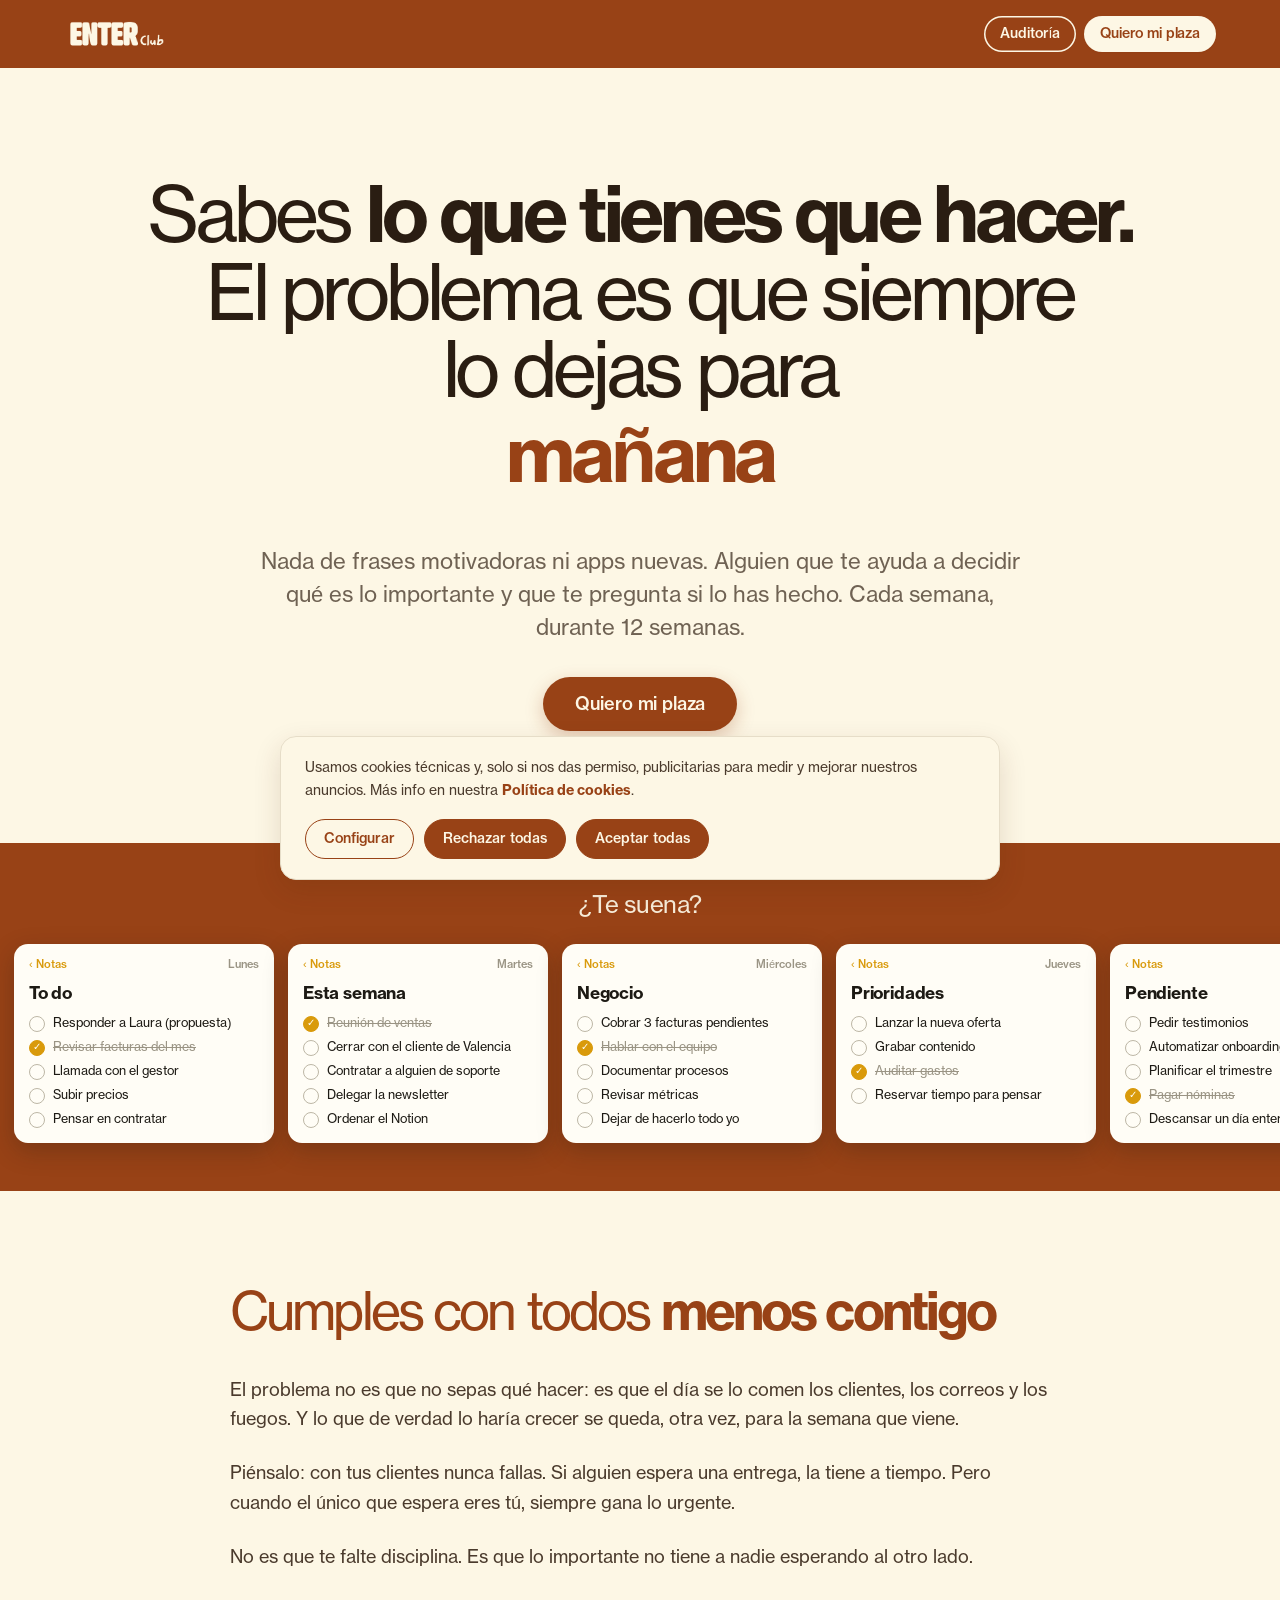
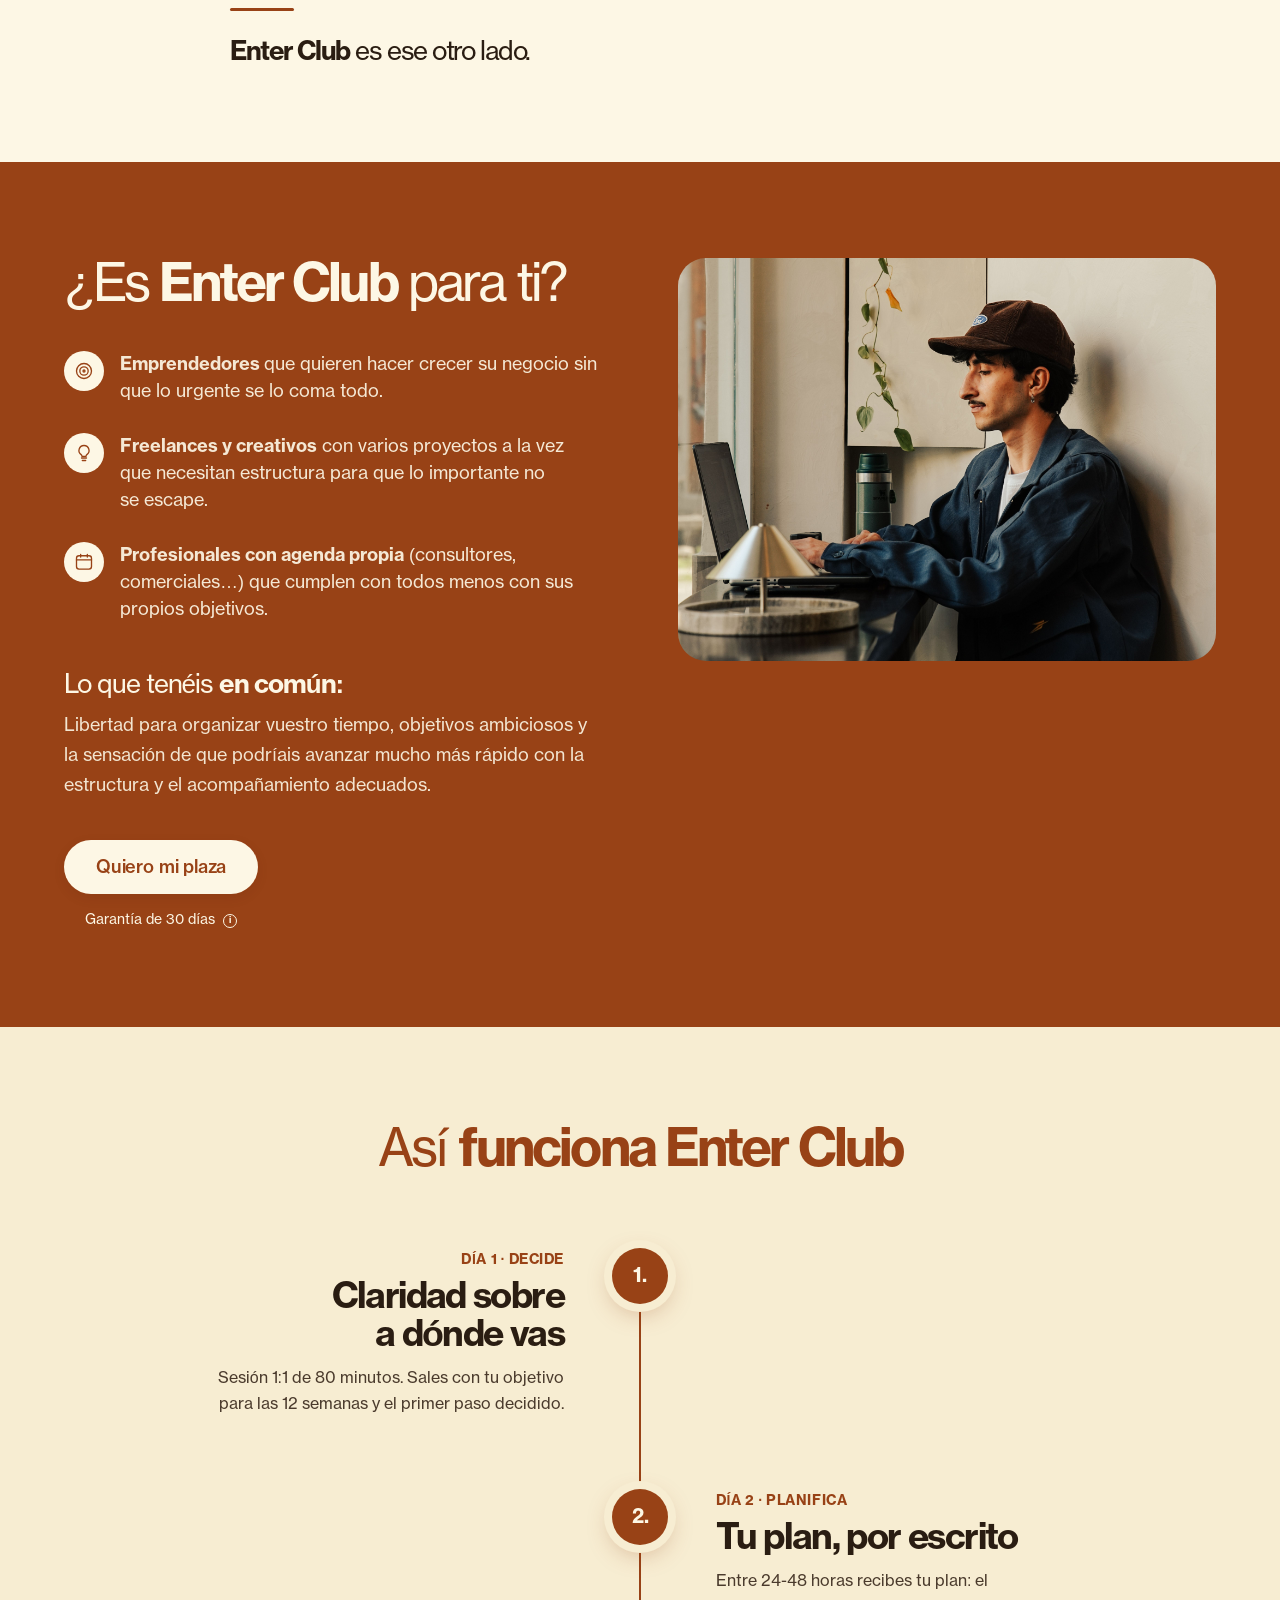
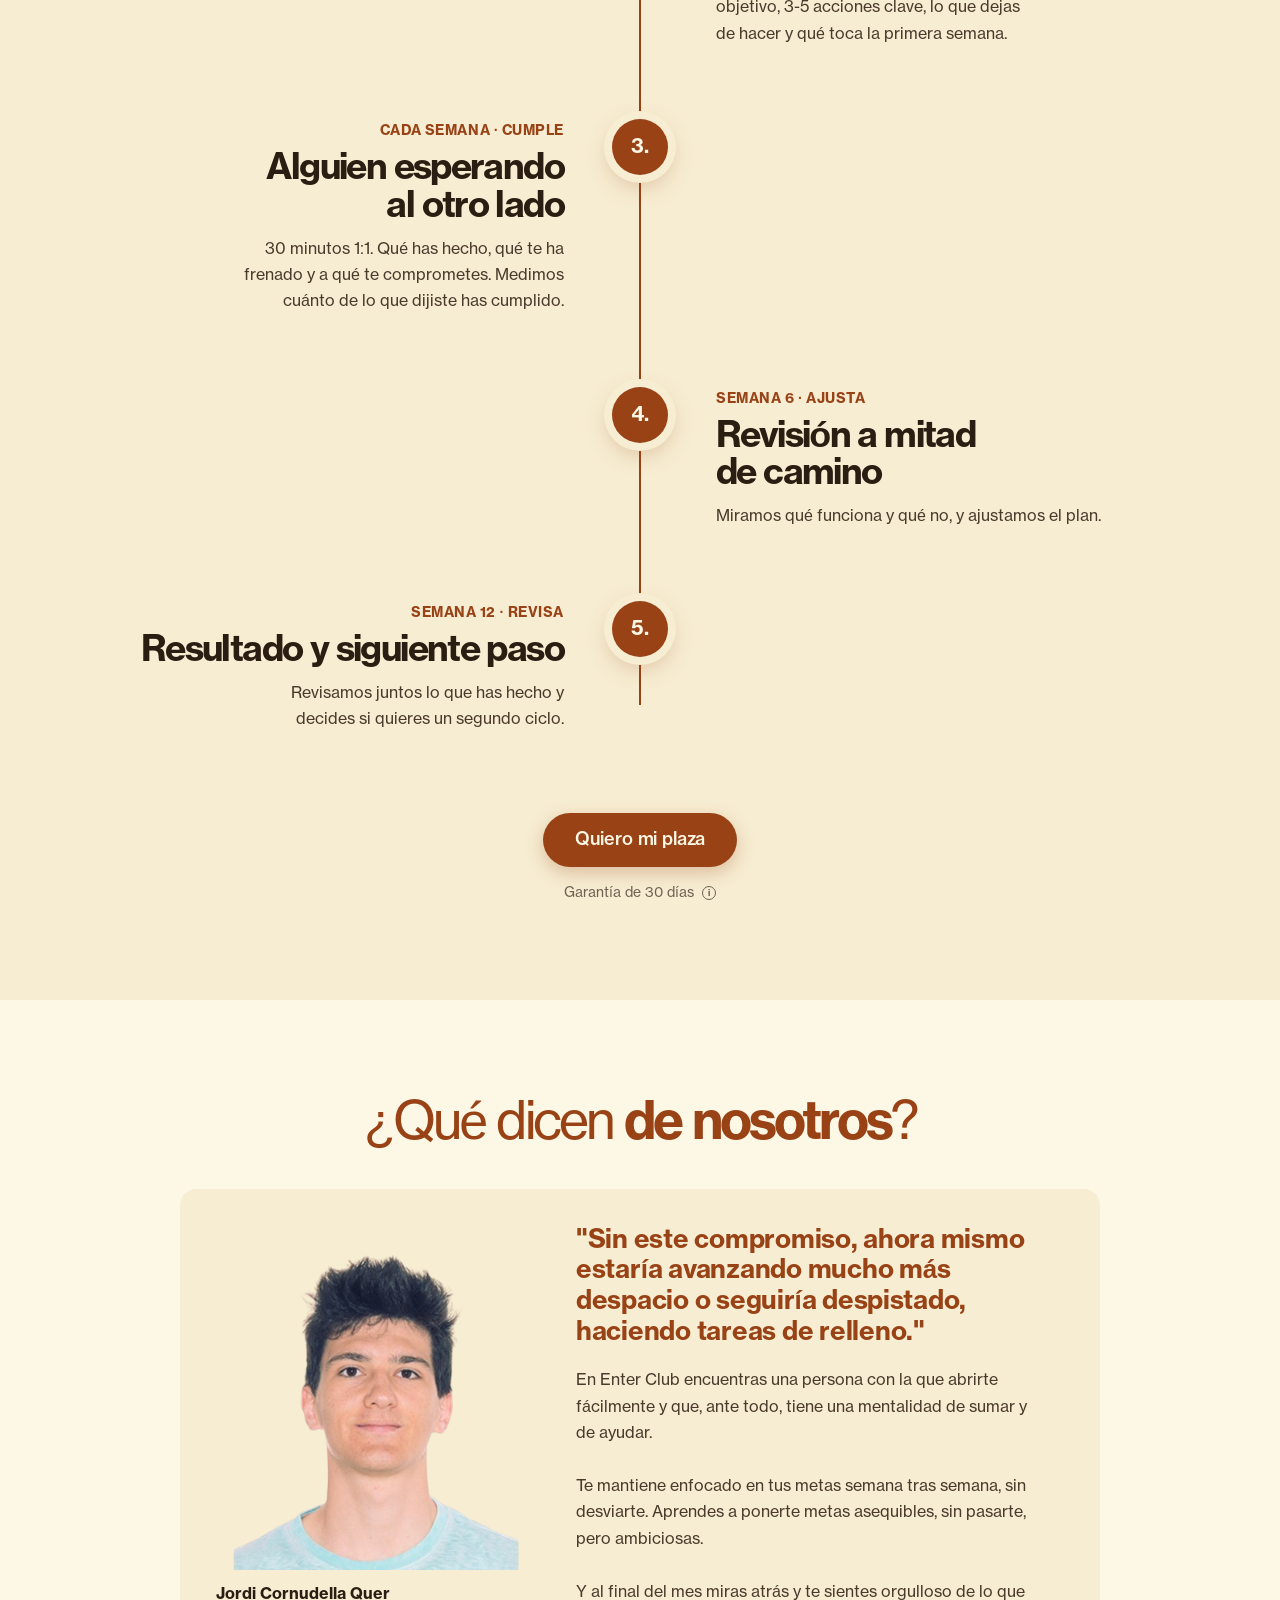
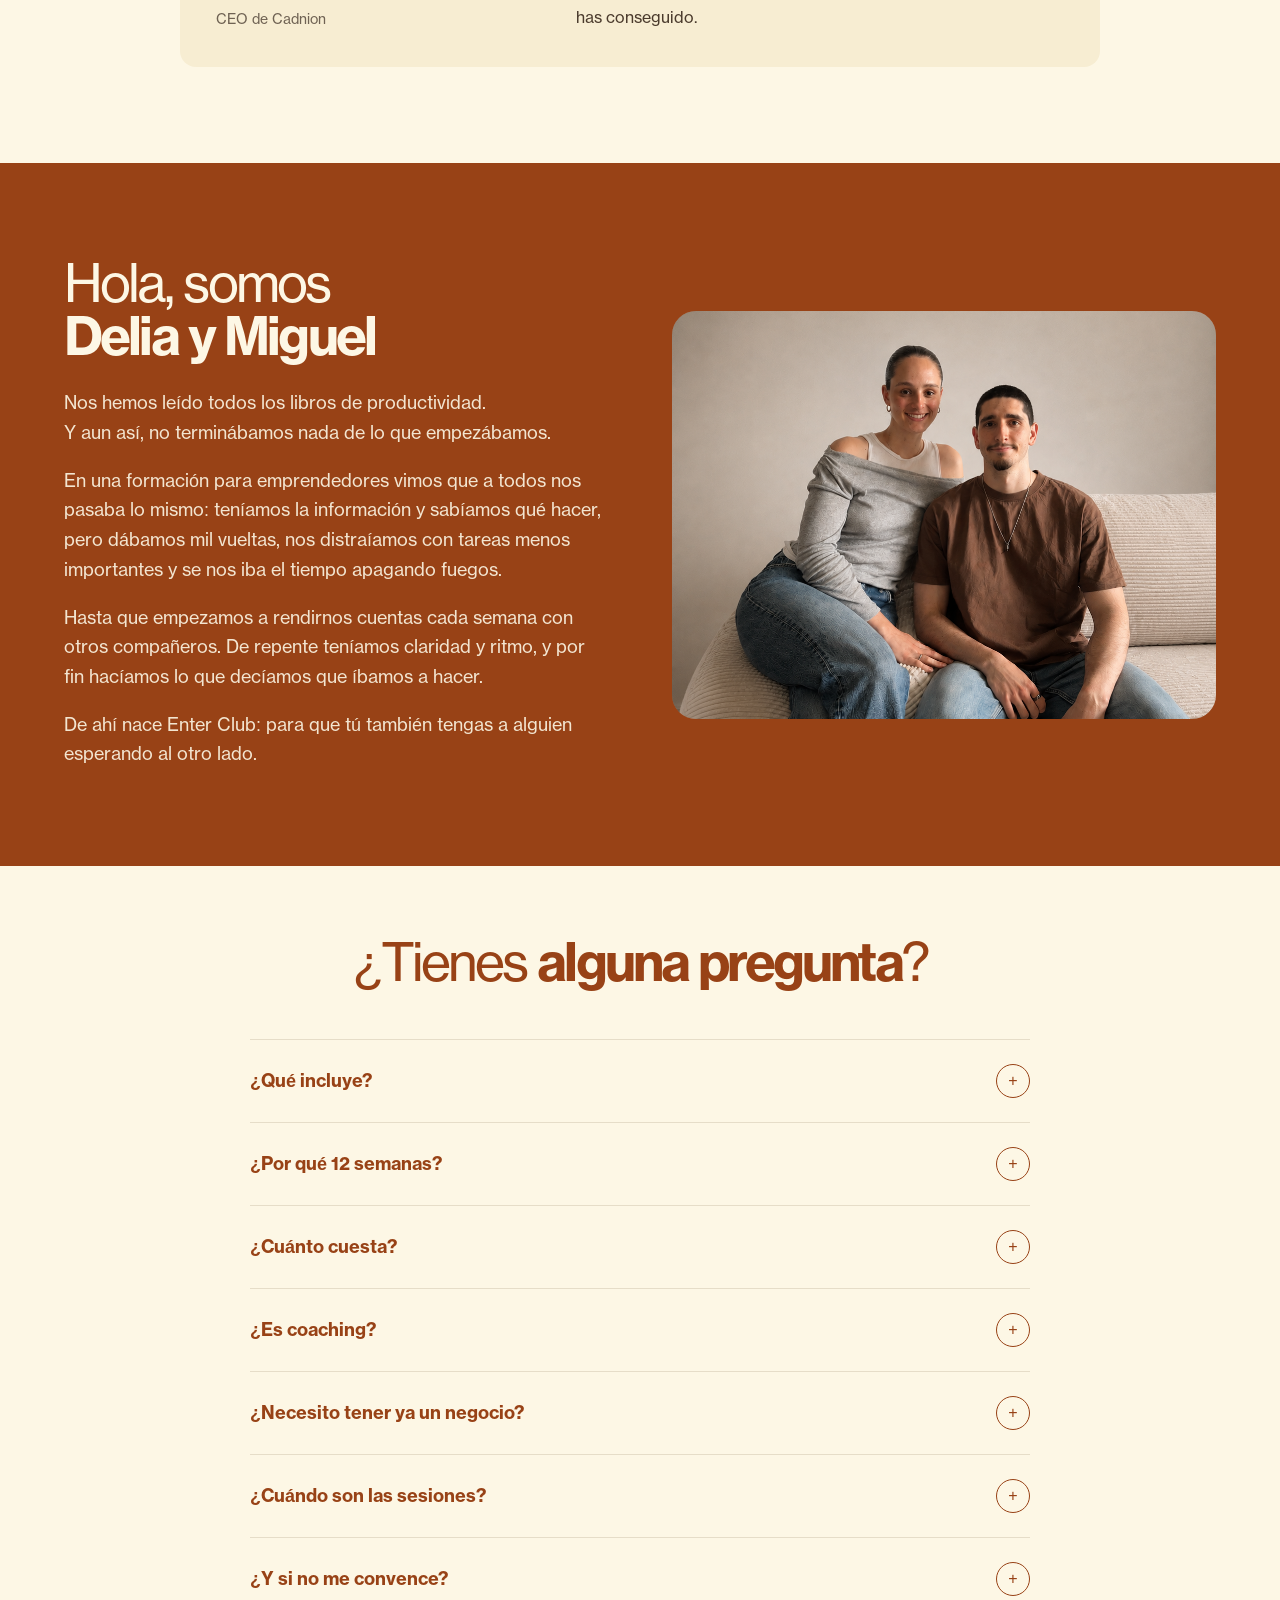
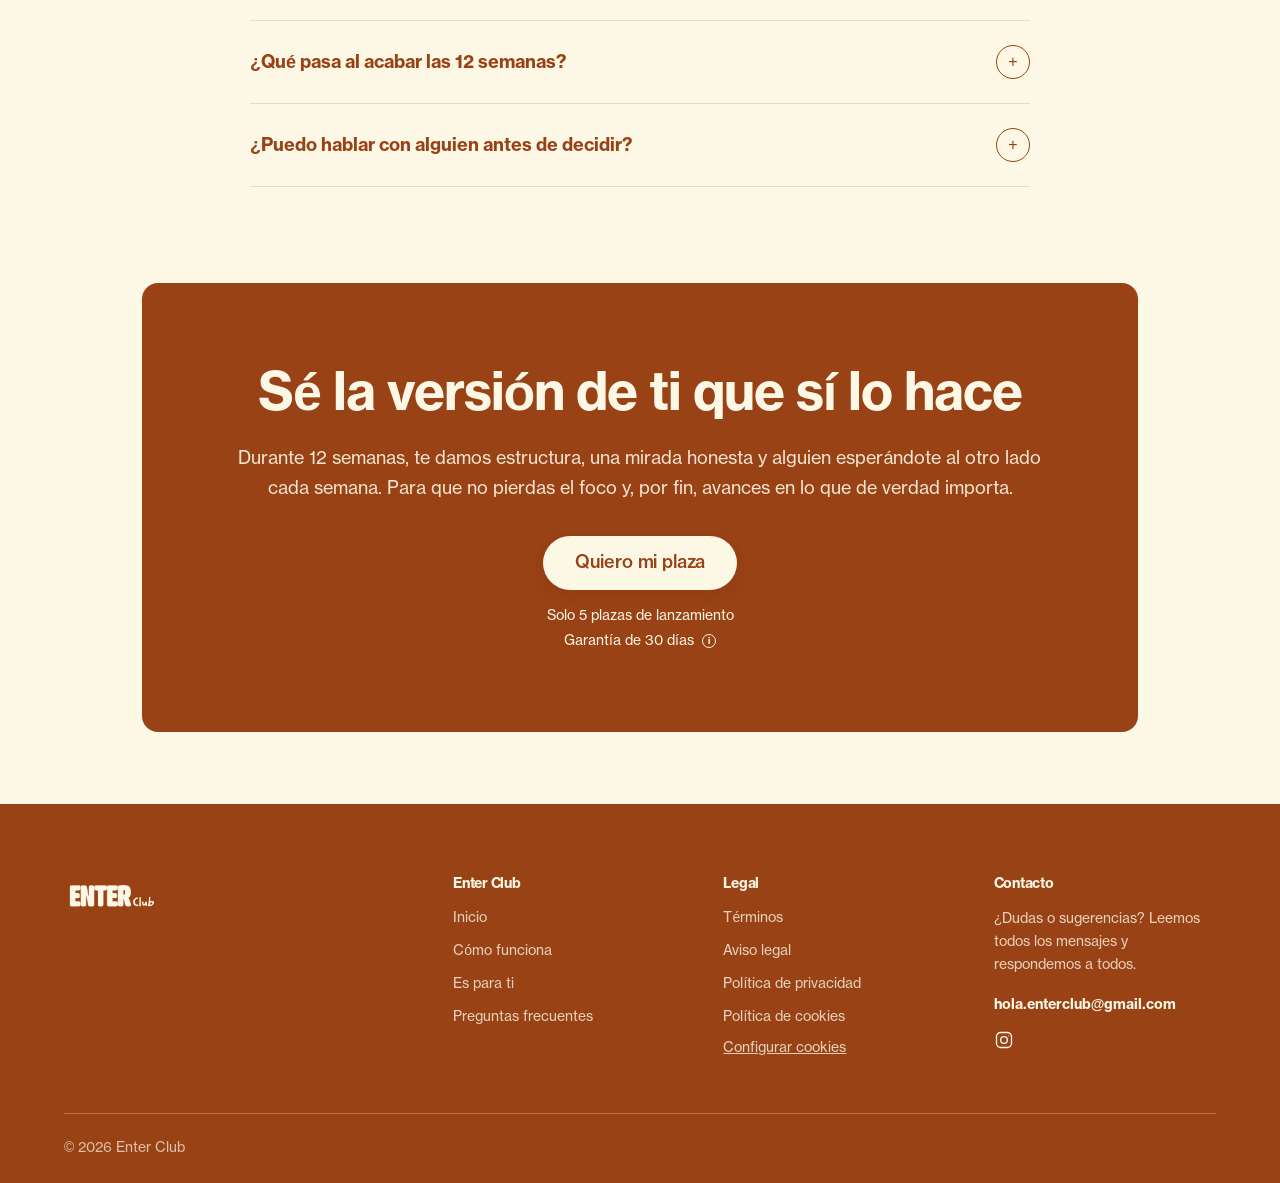
<file: index.html>
<!DOCTYPE html>
<html lang="es">
<head>
<meta charset="utf-8">
<meta name="viewport" content="width=device-width, initial-scale=1">
<title>Enter Club · Sabes lo que tienes que hacer</title>
<meta name="description" content="12 semanas con alguien esperándote al otro lado cada semana para que hagas lo importante.">
<link rel="stylesheet" href="css/styles.css">
  <!-- Meta Pixel Code -->
  <script>
  !function(f,b,e,v,n,t,s)
  {if(f.fbq)return;n=f.fbq=function(){n.callMethod?
  n.callMethod.apply(n,arguments):n.queue.push(arguments)};
  if(!f._fbq)f._fbq=n;n.push=n;n.loaded=!0;n.version='2.0';
  n.queue=[];t=b.createElement(e);t.async=!0;
  t.src=v;s=b.getElementsByTagName(e)[0];
  s.parentNode.insertBefore(t,s)}(window, document,'script',
  'https://connect.facebook.net/en_US/fbevents.js');
  fbq('init', '2051156148868420');
  fbq('track', 'PageView');
  </script>
  <noscript><img height="1" width="1" style="display:none"
  src="https://www.facebook.com/tr?id=2051156148868420&ev=PageView&noscript=1"
  /></noscript>
  <!-- End Meta Pixel Code -->
</head>
<body>
<div style="font-family: var(--font-sans); background: var(--bg-page); color: var(--text-body); overflow-x: hidden;">

  <div id="cookie-banner" role="dialog" aria-label="Cookies" hidden style="position: fixed; left: 50%; bottom: 20px; transform: translateX(-50%); z-index: 60; width: min(720px, calc(100% - 32px)); box-sizing: border-box; background: var(--bg-page); border: 1px solid var(--border-subtle); border-radius: var(--radius-lg); box-shadow: var(--shadow-lg); padding: 20px 24px; flex-wrap: wrap; align-items: center; gap: 16px 24px;">
    <p style="flex: 1 1 320px; margin: 0; font-size: var(--fs-sm); line-height: var(--lh-relaxed); color: var(--text-body);">Usamos cookies técnicas y, solo si nos das permiso, publicitarias para medir y mejorar nuestros anuncios. Más info en nuestra <a href="cookies.html" style="color: var(--brand); font-weight: var(--fw-bold);">Política de cookies</a>.</p>
    <div id="cookie-config" hidden style="flex: 1 1 100%; flex-direction: column; border-top: 1px solid var(--border-subtle);">
      <div style="display: flex; align-items: center; justify-content: space-between; gap: 16px; padding: 14px 0; border-bottom: 1px solid var(--border-subtle);">
        <div>
          <p style="margin: 0; font-size: var(--fs-sm); font-weight: var(--fw-bold); color: var(--text-strong);">Técnicas (necesarias)</p>
          <p style="margin: 4px 0 0; font-size: var(--fs-sm); line-height: var(--lh-normal); color: var(--text-muted);">Permiten que la web funcione y recuerdan tu elección de cookies.</p>
        </div>
        <span style="flex: none; font-size: var(--fs-sm); font-weight: var(--fw-medium); color: var(--brand);">Siempre activas</span>
      </div>
      <div style="display: flex; align-items: center; justify-content: space-between; gap: 16px; padding: 14px 0;">
        <div>
          <p style="margin: 0; font-size: var(--fs-sm); font-weight: var(--fw-bold); color: var(--text-strong);">Publicidad (Meta)</p>
          <p style="margin: 4px 0 0; font-size: var(--fs-sm); line-height: var(--lh-normal); color: var(--text-muted);">Nos permiten medir la eficacia de nuestros anuncios en Meta (Facebook e Instagram).</p>
        </div>
        <button type="button" id="switch-cookies-analiticas" class="ec-switch" role="switch" aria-checked="false" aria-label="Cookies publicitarias"></button>
      </div>
    </div>
    <div style="display: flex; gap: 10px; flex-wrap: wrap;">
      <button type="button" id="btn-cookies-configurar" class="ec-ck-btn ghost">Configurar</button>
      <button type="button" id="btn-cookies-rechazar" class="ec-ck-btn solid">Rechazar todas</button>
      <button type="button" id="btn-cookies-aceptar" class="ec-ck-btn solid">Aceptar todas</button>
    </div>
  </div>

  <!-- TOP BAR -->
  <div id="inicio" style="position: sticky; top: 0; z-index: 40; display: flex; align-items: center; justify-content: space-between; gap: 16px; padding: 12px clamp(20px,5vw,64px); background: var(--brand);">
    <img src="assets/enter-club-logo-cream.png" alt="Enter Club" style="height: 44px; display: block;">
    <div style="display: flex; align-items: center; gap: 8px;">
      <a id="cta-auditoria" class="ec-cta btn-header btn-header-ghost" href="auditoria/">Auditoría</a>
      <a id="cta-cabecera" class="ec-cta btn-header" href="https://tally.so/r/68oG5O">Quiero mi plaza</a>
    </div>
  </div>

  <!-- SECTION 1: HERO -->
  <section style="max-width: 1100px; margin: 0 auto; padding: clamp(56px,9vw,112px) clamp(16px,5vw,64px) clamp(64px,9vw,112px); display: flex; flex-direction: column; align-items: center; text-align: center;">
    <h1 style="margin: 0; font-size: min(7.4vw, 4.75rem); font-weight: 400; line-height: 1.02; letter-spacing: -0.055em; color: var(--text-strong);">Sabes <strong style="font-weight: 700;">lo que tienes que hacer.</strong><br>El problema es que siempre <br>lo dejas para</h1>
    <div style="height: 1.05em; overflow: hidden; margin-top: 0.08em; font-size: min(7.4vw, 4.75rem); font-weight: 700; letter-spacing: -0.055em; color: var(--brand); line-height: 1.05;">
      <div id="hero-palabras" style="transition: transform 700ms cubic-bezier(.22,1,.36,1);">
        <div style="height: 1.05em; white-space: nowrap;">mañana</div>
        <div style="height: 1.05em; white-space: nowrap;">el lunes</div>
        <div style="height: 1.05em; white-space: nowrap;">después de este cliente</div>
        <div style="height: 1.05em; white-space: nowrap;">cuando baje el trabajo</div>
        <div style="height: 1.05em; white-space: nowrap;">enero</div>
      </div>
    </div>
    <p style="font-size: clamp(0.9375rem, 2vw, 1.375rem); line-height: 1.5; color: var(--text-muted); margin: clamp(28px,4vw,48px) 0 0; max-width: 52ch; text-wrap: pretty;">Nada de frases motivadoras ni apps nuevas. Alguien que te ayuda a decidir qué es lo importante y que te pregunta si lo has hecho. Cada semana, durante 12 semanas.</p>
    <div style="margin: 32px 0 0;">
      <a id="cta-hero" class="ec-cta btn-brand" href="https://tally.so/r/68oG5O">Quiero mi plaza</a>
    </div>
  </section>

  <!-- SECTION 2: TO-DO NOTAS -->
  <section style="padding: clamp(28px,4vw,48px) 0; background: var(--surface-inverse); overflow: hidden;">
    <h2 style="text-align: center; font-size: clamp(1.125rem, 2.4vw, 1.5rem); font-weight: 400; text-transform: none; letter-spacing: var(--ls-tight); color: var(--text-on-brand); opacity: 0.95; margin: 0 0 24px; padding: 0 20px;">¿Te suena?</h2>
    <div class="ec-marquee">
      <div style="width: 230px; flex: none; background: #fffdf6; border-radius: 14px; padding: 13px 15px 15px; box-shadow: 0 8px 24px rgba(42,29,18,.28); display: flex; flex-direction: column; gap: 8px; font-family: var(--font-sans);">
        <div style="display: flex; justify-content: space-between; align-items: baseline; color: #d99a0b; font-size: 11px; font-weight: 500;"><span>‹ Notas</span><span style="color: #9a9484;">Lunes</span></div>
        <div style="font-size: 17px; font-weight: 700; color: #1d1a14; letter-spacing: -0.01em;">To do</div>
        <div style="display: flex; flex-direction: column; gap: 7px;">
          <div style="display: flex; gap: 8px; align-items: flex-start; font-size: 12.5px; line-height: 1.3;"><span style="flex: none; width: 16px; height: 16px; box-sizing: border-box; border-radius: 50%; border: 1.5px solid #bdb7a6; background: transparent; color: #fffdf6; font-size: 10px; line-height: 13px; text-align: center; margin-top: 1px;"></span><span style="color: #1d1a14; text-decoration: none;">Responder a Laura (propuesta)</span></div>
          <div style="display: flex; gap: 8px; align-items: flex-start; font-size: 12.5px; line-height: 1.3;"><span style="flex: none; width: 16px; height: 16px; box-sizing: border-box; border-radius: 50%; border: 1.5px solid #d99a0b; background: #d99a0b; color: #fffdf6; font-size: 10px; line-height: 13px; text-align: center; margin-top: 1px;">✓</span><span style="color: #9a9484; text-decoration: line-through;">Revisar facturas del mes</span></div>
          <div style="display: flex; gap: 8px; align-items: flex-start; font-size: 12.5px; line-height: 1.3;"><span style="flex: none; width: 16px; height: 16px; box-sizing: border-box; border-radius: 50%; border: 1.5px solid #bdb7a6; background: transparent; color: #fffdf6; font-size: 10px; line-height: 13px; text-align: center; margin-top: 1px;"></span><span style="color: #1d1a14; text-decoration: none;">Llamada con el gestor</span></div>
          <div style="display: flex; gap: 8px; align-items: flex-start; font-size: 12.5px; line-height: 1.3;"><span style="flex: none; width: 16px; height: 16px; box-sizing: border-box; border-radius: 50%; border: 1.5px solid #bdb7a6; background: transparent; color: #fffdf6; font-size: 10px; line-height: 13px; text-align: center; margin-top: 1px;"></span><span style="color: #1d1a14; text-decoration: none;">Subir precios</span></div>
          <div style="display: flex; gap: 8px; align-items: flex-start; font-size: 12.5px; line-height: 1.3;"><span style="flex: none; width: 16px; height: 16px; box-sizing: border-box; border-radius: 50%; border: 1.5px solid #bdb7a6; background: transparent; color: #fffdf6; font-size: 10px; line-height: 13px; text-align: center; margin-top: 1px;"></span><span style="color: #1d1a14; text-decoration: none;">Pensar en contratar</span></div>
        </div>
      </div>
      <div style="width: 230px; flex: none; background: #fffdf6; border-radius: 14px; padding: 13px 15px 15px; box-shadow: 0 8px 24px rgba(42,29,18,.28); display: flex; flex-direction: column; gap: 8px; font-family: var(--font-sans);">
        <div style="display: flex; justify-content: space-between; align-items: baseline; color: #d99a0b; font-size: 11px; font-weight: 500;"><span>‹ Notas</span><span style="color: #9a9484;">Martes</span></div>
        <div style="font-size: 17px; font-weight: 700; color: #1d1a14; letter-spacing: -0.01em;">Esta semana</div>
        <div style="display: flex; flex-direction: column; gap: 7px;">
          <div style="display: flex; gap: 8px; align-items: flex-start; font-size: 12.5px; line-height: 1.3;"><span style="flex: none; width: 16px; height: 16px; box-sizing: border-box; border-radius: 50%; border: 1.5px solid #d99a0b; background: #d99a0b; color: #fffdf6; font-size: 10px; line-height: 13px; text-align: center; margin-top: 1px;">✓</span><span style="color: #9a9484; text-decoration: line-through;">Reunión de ventas</span></div>
          <div style="display: flex; gap: 8px; align-items: flex-start; font-size: 12.5px; line-height: 1.3;"><span style="flex: none; width: 16px; height: 16px; box-sizing: border-box; border-radius: 50%; border: 1.5px solid #bdb7a6; background: transparent; color: #fffdf6; font-size: 10px; line-height: 13px; text-align: center; margin-top: 1px;"></span><span style="color: #1d1a14; text-decoration: none;">Cerrar con el cliente de Valencia</span></div>
          <div style="display: flex; gap: 8px; align-items: flex-start; font-size: 12.5px; line-height: 1.3;"><span style="flex: none; width: 16px; height: 16px; box-sizing: border-box; border-radius: 50%; border: 1.5px solid #bdb7a6; background: transparent; color: #fffdf6; font-size: 10px; line-height: 13px; text-align: center; margin-top: 1px;"></span><span style="color: #1d1a14; text-decoration: none;">Contratar a alguien de soporte</span></div>
          <div style="display: flex; gap: 8px; align-items: flex-start; font-size: 12.5px; line-height: 1.3;"><span style="flex: none; width: 16px; height: 16px; box-sizing: border-box; border-radius: 50%; border: 1.5px solid #bdb7a6; background: transparent; color: #fffdf6; font-size: 10px; line-height: 13px; text-align: center; margin-top: 1px;"></span><span style="color: #1d1a14; text-decoration: none;">Delegar la newsletter</span></div>
          <div style="display: flex; gap: 8px; align-items: flex-start; font-size: 12.5px; line-height: 1.3;"><span style="flex: none; width: 16px; height: 16px; box-sizing: border-box; border-radius: 50%; border: 1.5px solid #bdb7a6; background: transparent; color: #fffdf6; font-size: 10px; line-height: 13px; text-align: center; margin-top: 1px;"></span><span style="color: #1d1a14; text-decoration: none;">Ordenar el Notion</span></div>
        </div>
      </div>
      <div style="width: 230px; flex: none; background: #fffdf6; border-radius: 14px; padding: 13px 15px 15px; box-shadow: 0 8px 24px rgba(42,29,18,.28); display: flex; flex-direction: column; gap: 8px; font-family: var(--font-sans);">
        <div style="display: flex; justify-content: space-between; align-items: baseline; color: #d99a0b; font-size: 11px; font-weight: 500;"><span>‹ Notas</span><span style="color: #9a9484;">Miércoles</span></div>
        <div style="font-size: 17px; font-weight: 700; color: #1d1a14; letter-spacing: -0.01em;">Negocio</div>
        <div style="display: flex; flex-direction: column; gap: 7px;">
          <div style="display: flex; gap: 8px; align-items: flex-start; font-size: 12.5px; line-height: 1.3;"><span style="flex: none; width: 16px; height: 16px; box-sizing: border-box; border-radius: 50%; border: 1.5px solid #bdb7a6; background: transparent; color: #fffdf6; font-size: 10px; line-height: 13px; text-align: center; margin-top: 1px;"></span><span style="color: #1d1a14; text-decoration: none;">Cobrar 3 facturas pendientes</span></div>
          <div style="display: flex; gap: 8px; align-items: flex-start; font-size: 12.5px; line-height: 1.3;"><span style="flex: none; width: 16px; height: 16px; box-sizing: border-box; border-radius: 50%; border: 1.5px solid #d99a0b; background: #d99a0b; color: #fffdf6; font-size: 10px; line-height: 13px; text-align: center; margin-top: 1px;">✓</span><span style="color: #9a9484; text-decoration: line-through;">Hablar con el equipo</span></div>
          <div style="display: flex; gap: 8px; align-items: flex-start; font-size: 12.5px; line-height: 1.3;"><span style="flex: none; width: 16px; height: 16px; box-sizing: border-box; border-radius: 50%; border: 1.5px solid #bdb7a6; background: transparent; color: #fffdf6; font-size: 10px; line-height: 13px; text-align: center; margin-top: 1px;"></span><span style="color: #1d1a14; text-decoration: none;">Documentar procesos</span></div>
          <div style="display: flex; gap: 8px; align-items: flex-start; font-size: 12.5px; line-height: 1.3;"><span style="flex: none; width: 16px; height: 16px; box-sizing: border-box; border-radius: 50%; border: 1.5px solid #bdb7a6; background: transparent; color: #fffdf6; font-size: 10px; line-height: 13px; text-align: center; margin-top: 1px;"></span><span style="color: #1d1a14; text-decoration: none;">Revisar métricas</span></div>
          <div style="display: flex; gap: 8px; align-items: flex-start; font-size: 12.5px; line-height: 1.3;"><span style="flex: none; width: 16px; height: 16px; box-sizing: border-box; border-radius: 50%; border: 1.5px solid #bdb7a6; background: transparent; color: #fffdf6; font-size: 10px; line-height: 13px; text-align: center; margin-top: 1px;"></span><span style="color: #1d1a14; text-decoration: none;">Dejar de hacerlo todo yo</span></div>
        </div>
      </div>
      <div style="width: 230px; flex: none; background: #fffdf6; border-radius: 14px; padding: 13px 15px 15px; box-shadow: 0 8px 24px rgba(42,29,18,.28); display: flex; flex-direction: column; gap: 8px; font-family: var(--font-sans);">
        <div style="display: flex; justify-content: space-between; align-items: baseline; color: #d99a0b; font-size: 11px; font-weight: 500;"><span>‹ Notas</span><span style="color: #9a9484;">Jueves</span></div>
        <div style="font-size: 17px; font-weight: 700; color: #1d1a14; letter-spacing: -0.01em;">Prioridades</div>
        <div style="display: flex; flex-direction: column; gap: 7px;">
          <div style="display: flex; gap: 8px; align-items: flex-start; font-size: 12.5px; line-height: 1.3;"><span style="flex: none; width: 16px; height: 16px; box-sizing: border-box; border-radius: 50%; border: 1.5px solid #bdb7a6; background: transparent; color: #fffdf6; font-size: 10px; line-height: 13px; text-align: center; margin-top: 1px;"></span><span style="color: #1d1a14; text-decoration: none;">Lanzar la nueva oferta</span></div>
          <div style="display: flex; gap: 8px; align-items: flex-start; font-size: 12.5px; line-height: 1.3;"><span style="flex: none; width: 16px; height: 16px; box-sizing: border-box; border-radius: 50%; border: 1.5px solid #bdb7a6; background: transparent; color: #fffdf6; font-size: 10px; line-height: 13px; text-align: center; margin-top: 1px;"></span><span style="color: #1d1a14; text-decoration: none;">Grabar contenido</span></div>
          <div style="display: flex; gap: 8px; align-items: flex-start; font-size: 12.5px; line-height: 1.3;"><span style="flex: none; width: 16px; height: 16px; box-sizing: border-box; border-radius: 50%; border: 1.5px solid #d99a0b; background: #d99a0b; color: #fffdf6; font-size: 10px; line-height: 13px; text-align: center; margin-top: 1px;">✓</span><span style="color: #9a9484; text-decoration: line-through;">Auditar gastos</span></div>
          <div style="display: flex; gap: 8px; align-items: flex-start; font-size: 12.5px; line-height: 1.3;"><span style="flex: none; width: 16px; height: 16px; box-sizing: border-box; border-radius: 50%; border: 1.5px solid #bdb7a6; background: transparent; color: #fffdf6; font-size: 10px; line-height: 13px; text-align: center; margin-top: 1px;"></span><span style="color: #1d1a14; text-decoration: none;">Reservar tiempo para pensar</span></div>
        </div>
      </div>
      <div style="width: 230px; flex: none; background: #fffdf6; border-radius: 14px; padding: 13px 15px 15px; box-shadow: 0 8px 24px rgba(42,29,18,.28); display: flex; flex-direction: column; gap: 8px; font-family: var(--font-sans);">
        <div style="display: flex; justify-content: space-between; align-items: baseline; color: #d99a0b; font-size: 11px; font-weight: 500;"><span>‹ Notas</span><span style="color: #9a9484;">Viernes</span></div>
        <div style="font-size: 17px; font-weight: 700; color: #1d1a14; letter-spacing: -0.01em;">Pendiente</div>
        <div style="display: flex; flex-direction: column; gap: 7px;">
          <div style="display: flex; gap: 8px; align-items: flex-start; font-size: 12.5px; line-height: 1.3;"><span style="flex: none; width: 16px; height: 16px; box-sizing: border-box; border-radius: 50%; border: 1.5px solid #bdb7a6; background: transparent; color: #fffdf6; font-size: 10px; line-height: 13px; text-align: center; margin-top: 1px;"></span><span style="color: #1d1a14; text-decoration: none;">Pedir testimonios</span></div>
          <div style="display: flex; gap: 8px; align-items: flex-start; font-size: 12.5px; line-height: 1.3;"><span style="flex: none; width: 16px; height: 16px; box-sizing: border-box; border-radius: 50%; border: 1.5px solid #bdb7a6; background: transparent; color: #fffdf6; font-size: 10px; line-height: 13px; text-align: center; margin-top: 1px;"></span><span style="color: #1d1a14; text-decoration: none;">Automatizar onboarding</span></div>
          <div style="display: flex; gap: 8px; align-items: flex-start; font-size: 12.5px; line-height: 1.3;"><span style="flex: none; width: 16px; height: 16px; box-sizing: border-box; border-radius: 50%; border: 1.5px solid #bdb7a6; background: transparent; color: #fffdf6; font-size: 10px; line-height: 13px; text-align: center; margin-top: 1px;"></span><span style="color: #1d1a14; text-decoration: none;">Planificar el trimestre</span></div>
          <div style="display: flex; gap: 8px; align-items: flex-start; font-size: 12.5px; line-height: 1.3;"><span style="flex: none; width: 16px; height: 16px; box-sizing: border-box; border-radius: 50%; border: 1.5px solid #d99a0b; background: #d99a0b; color: #fffdf6; font-size: 10px; line-height: 13px; text-align: center; margin-top: 1px;">✓</span><span style="color: #9a9484; text-decoration: line-through;">Pagar nóminas</span></div>
          <div style="display: flex; gap: 8px; align-items: flex-start; font-size: 12.5px; line-height: 1.3;"><span style="flex: none; width: 16px; height: 16px; box-sizing: border-box; border-radius: 50%; border: 1.5px solid #bdb7a6; background: transparent; color: #fffdf6; font-size: 10px; line-height: 13px; text-align: center; margin-top: 1px;"></span><span style="color: #1d1a14; text-decoration: none;">Descansar un día entero</span></div>
        </div>
      </div>
      <div aria-hidden="true" style="width: 230px; flex: none; background: #fffdf6; border-radius: 14px; padding: 13px 15px 15px; box-shadow: 0 8px 24px rgba(42,29,18,.28); display: flex; flex-direction: column; gap: 8px; font-family: var(--font-sans);">
        <div style="display: flex; justify-content: space-between; align-items: baseline; color: #d99a0b; font-size: 11px; font-weight: 500;"><span>‹ Notas</span><span style="color: #9a9484;">Lunes</span></div>
        <div style="font-size: 17px; font-weight: 700; color: #1d1a14; letter-spacing: -0.01em;">To do</div>
        <div style="display: flex; flex-direction: column; gap: 7px;">
          <div style="display: flex; gap: 8px; align-items: flex-start; font-size: 12.5px; line-height: 1.3;"><span style="flex: none; width: 16px; height: 16px; box-sizing: border-box; border-radius: 50%; border: 1.5px solid #bdb7a6; background: transparent; color: #fffdf6; font-size: 10px; line-height: 13px; text-align: center; margin-top: 1px;"></span><span style="color: #1d1a14; text-decoration: none;">Responder a Laura (propuesta)</span></div>
          <div style="display: flex; gap: 8px; align-items: flex-start; font-size: 12.5px; line-height: 1.3;"><span style="flex: none; width: 16px; height: 16px; box-sizing: border-box; border-radius: 50%; border: 1.5px solid #d99a0b; background: #d99a0b; color: #fffdf6; font-size: 10px; line-height: 13px; text-align: center; margin-top: 1px;">✓</span><span style="color: #9a9484; text-decoration: line-through;">Revisar facturas del mes</span></div>
          <div style="display: flex; gap: 8px; align-items: flex-start; font-size: 12.5px; line-height: 1.3;"><span style="flex: none; width: 16px; height: 16px; box-sizing: border-box; border-radius: 50%; border: 1.5px solid #bdb7a6; background: transparent; color: #fffdf6; font-size: 10px; line-height: 13px; text-align: center; margin-top: 1px;"></span><span style="color: #1d1a14; text-decoration: none;">Llamada con el gestor</span></div>
          <div style="display: flex; gap: 8px; align-items: flex-start; font-size: 12.5px; line-height: 1.3;"><span style="flex: none; width: 16px; height: 16px; box-sizing: border-box; border-radius: 50%; border: 1.5px solid #bdb7a6; background: transparent; color: #fffdf6; font-size: 10px; line-height: 13px; text-align: center; margin-top: 1px;"></span><span style="color: #1d1a14; text-decoration: none;">Subir precios</span></div>
          <div style="display: flex; gap: 8px; align-items: flex-start; font-size: 12.5px; line-height: 1.3;"><span style="flex: none; width: 16px; height: 16px; box-sizing: border-box; border-radius: 50%; border: 1.5px solid #bdb7a6; background: transparent; color: #fffdf6; font-size: 10px; line-height: 13px; text-align: center; margin-top: 1px;"></span><span style="color: #1d1a14; text-decoration: none;">Pensar en contratar</span></div>
        </div>
      </div>
      <div aria-hidden="true" style="width: 230px; flex: none; background: #fffdf6; border-radius: 14px; padding: 13px 15px 15px; box-shadow: 0 8px 24px rgba(42,29,18,.28); display: flex; flex-direction: column; gap: 8px; font-family: var(--font-sans);">
        <div style="display: flex; justify-content: space-between; align-items: baseline; color: #d99a0b; font-size: 11px; font-weight: 500;"><span>‹ Notas</span><span style="color: #9a9484;">Martes</span></div>
        <div style="font-size: 17px; font-weight: 700; color: #1d1a14; letter-spacing: -0.01em;">Esta semana</div>
        <div style="display: flex; flex-direction: column; gap: 7px;">
          <div style="display: flex; gap: 8px; align-items: flex-start; font-size: 12.5px; line-height: 1.3;"><span style="flex: none; width: 16px; height: 16px; box-sizing: border-box; border-radius: 50%; border: 1.5px solid #d99a0b; background: #d99a0b; color: #fffdf6; font-size: 10px; line-height: 13px; text-align: center; margin-top: 1px;">✓</span><span style="color: #9a9484; text-decoration: line-through;">Reunión de ventas</span></div>
          <div style="display: flex; gap: 8px; align-items: flex-start; font-size: 12.5px; line-height: 1.3;"><span style="flex: none; width: 16px; height: 16px; box-sizing: border-box; border-radius: 50%; border: 1.5px solid #bdb7a6; background: transparent; color: #fffdf6; font-size: 10px; line-height: 13px; text-align: center; margin-top: 1px;"></span><span style="color: #1d1a14; text-decoration: none;">Cerrar con el cliente de Valencia</span></div>
          <div style="display: flex; gap: 8px; align-items: flex-start; font-size: 12.5px; line-height: 1.3;"><span style="flex: none; width: 16px; height: 16px; box-sizing: border-box; border-radius: 50%; border: 1.5px solid #bdb7a6; background: transparent; color: #fffdf6; font-size: 10px; line-height: 13px; text-align: center; margin-top: 1px;"></span><span style="color: #1d1a14; text-decoration: none;">Contratar a alguien de soporte</span></div>
          <div style="display: flex; gap: 8px; align-items: flex-start; font-size: 12.5px; line-height: 1.3;"><span style="flex: none; width: 16px; height: 16px; box-sizing: border-box; border-radius: 50%; border: 1.5px solid #bdb7a6; background: transparent; color: #fffdf6; font-size: 10px; line-height: 13px; text-align: center; margin-top: 1px;"></span><span style="color: #1d1a14; text-decoration: none;">Delegar la newsletter</span></div>
          <div style="display: flex; gap: 8px; align-items: flex-start; font-size: 12.5px; line-height: 1.3;"><span style="flex: none; width: 16px; height: 16px; box-sizing: border-box; border-radius: 50%; border: 1.5px solid #bdb7a6; background: transparent; color: #fffdf6; font-size: 10px; line-height: 13px; text-align: center; margin-top: 1px;"></span><span style="color: #1d1a14; text-decoration: none;">Ordenar el Notion</span></div>
        </div>
      </div>
      <div aria-hidden="true" style="width: 230px; flex: none; background: #fffdf6; border-radius: 14px; padding: 13px 15px 15px; box-shadow: 0 8px 24px rgba(42,29,18,.28); display: flex; flex-direction: column; gap: 8px; font-family: var(--font-sans);">
        <div style="display: flex; justify-content: space-between; align-items: baseline; color: #d99a0b; font-size: 11px; font-weight: 500;"><span>‹ Notas</span><span style="color: #9a9484;">Miércoles</span></div>
        <div style="font-size: 17px; font-weight: 700; color: #1d1a14; letter-spacing: -0.01em;">Negocio</div>
        <div style="display: flex; flex-direction: column; gap: 7px;">
          <div style="display: flex; gap: 8px; align-items: flex-start; font-size: 12.5px; line-height: 1.3;"><span style="flex: none; width: 16px; height: 16px; box-sizing: border-box; border-radius: 50%; border: 1.5px solid #bdb7a6; background: transparent; color: #fffdf6; font-size: 10px; line-height: 13px; text-align: center; margin-top: 1px;"></span><span style="color: #1d1a14; text-decoration: none;">Cobrar 3 facturas pendientes</span></div>
          <div style="display: flex; gap: 8px; align-items: flex-start; font-size: 12.5px; line-height: 1.3;"><span style="flex: none; width: 16px; height: 16px; box-sizing: border-box; border-radius: 50%; border: 1.5px solid #d99a0b; background: #d99a0b; color: #fffdf6; font-size: 10px; line-height: 13px; text-align: center; margin-top: 1px;">✓</span><span style="color: #9a9484; text-decoration: line-through;">Hablar con el equipo</span></div>
          <div style="display: flex; gap: 8px; align-items: flex-start; font-size: 12.5px; line-height: 1.3;"><span style="flex: none; width: 16px; height: 16px; box-sizing: border-box; border-radius: 50%; border: 1.5px solid #bdb7a6; background: transparent; color: #fffdf6; font-size: 10px; line-height: 13px; text-align: center; margin-top: 1px;"></span><span style="color: #1d1a14; text-decoration: none;">Documentar procesos</span></div>
          <div style="display: flex; gap: 8px; align-items: flex-start; font-size: 12.5px; line-height: 1.3;"><span style="flex: none; width: 16px; height: 16px; box-sizing: border-box; border-radius: 50%; border: 1.5px solid #bdb7a6; background: transparent; color: #fffdf6; font-size: 10px; line-height: 13px; text-align: center; margin-top: 1px;"></span><span style="color: #1d1a14; text-decoration: none;">Revisar métricas</span></div>
          <div style="display: flex; gap: 8px; align-items: flex-start; font-size: 12.5px; line-height: 1.3;"><span style="flex: none; width: 16px; height: 16px; box-sizing: border-box; border-radius: 50%; border: 1.5px solid #bdb7a6; background: transparent; color: #fffdf6; font-size: 10px; line-height: 13px; text-align: center; margin-top: 1px;"></span><span style="color: #1d1a14; text-decoration: none;">Dejar de hacerlo todo yo</span></div>
        </div>
      </div>
      <div aria-hidden="true" style="width: 230px; flex: none; background: #fffdf6; border-radius: 14px; padding: 13px 15px 15px; box-shadow: 0 8px 24px rgba(42,29,18,.28); display: flex; flex-direction: column; gap: 8px; font-family: var(--font-sans);">
        <div style="display: flex; justify-content: space-between; align-items: baseline; color: #d99a0b; font-size: 11px; font-weight: 500;"><span>‹ Notas</span><span style="color: #9a9484;">Jueves</span></div>
        <div style="font-size: 17px; font-weight: 700; color: #1d1a14; letter-spacing: -0.01em;">Prioridades</div>
        <div style="display: flex; flex-direction: column; gap: 7px;">
          <div style="display: flex; gap: 8px; align-items: flex-start; font-size: 12.5px; line-height: 1.3;"><span style="flex: none; width: 16px; height: 16px; box-sizing: border-box; border-radius: 50%; border: 1.5px solid #bdb7a6; background: transparent; color: #fffdf6; font-size: 10px; line-height: 13px; text-align: center; margin-top: 1px;"></span><span style="color: #1d1a14; text-decoration: none;">Lanzar la nueva oferta</span></div>
          <div style="display: flex; gap: 8px; align-items: flex-start; font-size: 12.5px; line-height: 1.3;"><span style="flex: none; width: 16px; height: 16px; box-sizing: border-box; border-radius: 50%; border: 1.5px solid #bdb7a6; background: transparent; color: #fffdf6; font-size: 10px; line-height: 13px; text-align: center; margin-top: 1px;"></span><span style="color: #1d1a14; text-decoration: none;">Grabar contenido</span></div>
          <div style="display: flex; gap: 8px; align-items: flex-start; font-size: 12.5px; line-height: 1.3;"><span style="flex: none; width: 16px; height: 16px; box-sizing: border-box; border-radius: 50%; border: 1.5px solid #d99a0b; background: #d99a0b; color: #fffdf6; font-size: 10px; line-height: 13px; text-align: center; margin-top: 1px;">✓</span><span style="color: #9a9484; text-decoration: line-through;">Auditar gastos</span></div>
          <div style="display: flex; gap: 8px; align-items: flex-start; font-size: 12.5px; line-height: 1.3;"><span style="flex: none; width: 16px; height: 16px; box-sizing: border-box; border-radius: 50%; border: 1.5px solid #bdb7a6; background: transparent; color: #fffdf6; font-size: 10px; line-height: 13px; text-align: center; margin-top: 1px;"></span><span style="color: #1d1a14; text-decoration: none;">Reservar tiempo para pensar</span></div>
        </div>
      </div>
      <div aria-hidden="true" style="width: 230px; flex: none; background: #fffdf6; border-radius: 14px; padding: 13px 15px 15px; box-shadow: 0 8px 24px rgba(42,29,18,.28); display: flex; flex-direction: column; gap: 8px; font-family: var(--font-sans);">
        <div style="display: flex; justify-content: space-between; align-items: baseline; color: #d99a0b; font-size: 11px; font-weight: 500;"><span>‹ Notas</span><span style="color: #9a9484;">Viernes</span></div>
        <div style="font-size: 17px; font-weight: 700; color: #1d1a14; letter-spacing: -0.01em;">Pendiente</div>
        <div style="display: flex; flex-direction: column; gap: 7px;">
          <div style="display: flex; gap: 8px; align-items: flex-start; font-size: 12.5px; line-height: 1.3;"><span style="flex: none; width: 16px; height: 16px; box-sizing: border-box; border-radius: 50%; border: 1.5px solid #bdb7a6; background: transparent; color: #fffdf6; font-size: 10px; line-height: 13px; text-align: center; margin-top: 1px;"></span><span style="color: #1d1a14; text-decoration: none;">Pedir testimonios</span></div>
          <div style="display: flex; gap: 8px; align-items: flex-start; font-size: 12.5px; line-height: 1.3;"><span style="flex: none; width: 16px; height: 16px; box-sizing: border-box; border-radius: 50%; border: 1.5px solid #bdb7a6; background: transparent; color: #fffdf6; font-size: 10px; line-height: 13px; text-align: center; margin-top: 1px;"></span><span style="color: #1d1a14; text-decoration: none;">Automatizar onboarding</span></div>
          <div style="display: flex; gap: 8px; align-items: flex-start; font-size: 12.5px; line-height: 1.3;"><span style="flex: none; width: 16px; height: 16px; box-sizing: border-box; border-radius: 50%; border: 1.5px solid #bdb7a6; background: transparent; color: #fffdf6; font-size: 10px; line-height: 13px; text-align: center; margin-top: 1px;"></span><span style="color: #1d1a14; text-decoration: none;">Planificar el trimestre</span></div>
          <div style="display: flex; gap: 8px; align-items: flex-start; font-size: 12.5px; line-height: 1.3;"><span style="flex: none; width: 16px; height: 16px; box-sizing: border-box; border-radius: 50%; border: 1.5px solid #d99a0b; background: #d99a0b; color: #fffdf6; font-size: 10px; line-height: 13px; text-align: center; margin-top: 1px;">✓</span><span style="color: #9a9484; text-decoration: line-through;">Pagar nóminas</span></div>
          <div style="display: flex; gap: 8px; align-items: flex-start; font-size: 12.5px; line-height: 1.3;"><span style="flex: none; width: 16px; height: 16px; box-sizing: border-box; border-radius: 50%; border: 1.5px solid #bdb7a6; background: transparent; color: #fffdf6; font-size: 10px; line-height: 13px; text-align: center; margin-top: 1px;"></span><span style="color: #1d1a14; text-decoration: none;">Descansar un día entero</span></div>
        </div>
      </div>
    </div>
  </section>

  <!-- SECTION 3: EL PROBLEMA -->
  <section style="max-width: 820px; margin: 0 auto; padding: clamp(56px,8vw,96px) clamp(20px,5vw,32px); text-align: left;">
    <h2 style="font-size: clamp(2.25rem, 5vw, 3.25rem); font-weight: 400; color: var(--brand); letter-spacing: -0.055em; line-height: 1.02; margin: 0 0 36px;">Cumples con todos <strong style="font-weight: 700;">menos contigo</strong></h2>
    <p style="font-size: var(--fs-lg); line-height: var(--lh-relaxed); color: var(--text-body); margin: 0 0 24px;">El problema no es que no sepas qué hacer: es que el día se lo comen los clientes, los correos y los fuegos. Y lo que de verdad lo haría crecer se queda, otra vez, para la semana que viene.</p>
    <p style="font-size: var(--fs-lg); line-height: var(--lh-relaxed); color: var(--text-body); margin: 0 0 24px;">Piénsalo: con tus clientes nunca fallas. Si alguien espera una entrega, la tiene a tiempo. Pero cuando el único que espera eres tú, siempre gana lo urgente.</p>
    <p style="font-size: var(--fs-lg); line-height: var(--lh-relaxed); color: var(--text-body); margin: 0 0 36px;">No es que te falte disciplina. Es que lo importante no tiene a nadie esperando al otro lado.</p>
    <div style="width: 64px; height: 3px; background: var(--brand); margin: 0 0 28px; border-radius: 2px;"></div>
    <p style="font-size: var(--fs-h3); font-weight: 400; color: var(--text-strong); letter-spacing: -0.055em; line-height: 1.02; margin: 0;"><strong style="font-weight: 700;">Enter Club</strong> es ese otro lado.</p>
  </section>

  <!-- SECTION 5: PARA QUIEN ES -->
  <section id="es-para-ti" style="background: var(--brand); padding: clamp(56px,8vw,96px) clamp(20px,5vw,64px);">
    <div style="max-width: var(--container-max); margin: 0 auto; display: grid; grid-template-columns: repeat(auto-fit, minmax(min(340px,100%),1fr)); gap: clamp(36px,6vw,80px); align-items: start;">
      <div>
        <h2 style="font-size: clamp(2.25rem, 5vw, 3.25rem); font-weight: 400; color: var(--text-on-brand); letter-spacing: -0.055em; line-height: 1.02; margin: 0 0 clamp(28px,4vw,40px);">¿Es <strong style="font-weight: 700;">Enter Club</strong> para ti?</h2>
        <div style="display: flex; flex-direction: column; gap: 28px;">
        <div style="display: flex; gap: 16px; align-items: flex-start;">
          <span style="flex: none; width: 40px; height: 40px; border-radius: 50%; background: var(--cream-100); color: var(--brand); display: flex; align-items: center; justify-content: center;"><svg width="20" height="20" viewBox="0 0 24 24" fill="none" stroke="currentColor" stroke-width="1.6" stroke-linecap="round" stroke-linejoin="round"><circle cx="12" cy="12" r="9"></circle><circle cx="12" cy="12" r="5"></circle><circle cx="12" cy="12" r="1.2"></circle></svg></span>
          <p style="margin: 0; font-size: var(--fs-lg); line-height: var(--lh-normal); color: var(--text-on-brand); opacity: 0.92;"><strong style="font-weight: 700; opacity: 1;">Emprendedores </strong><span style="opacity: 1;">que&nbsp;</span><strong style="font-weight: 700; opacity: 1;"></strong>quieren hacer crecer su negocio sin que lo urgente se lo coma todo.</p>
        </div>
        <div style="display: flex; gap: 16px; align-items: flex-start;">
          <span style="flex: none; width: 40px; height: 40px; border-radius: 50%; background: var(--cream-100); color: var(--brand); display: flex; align-items: center; justify-content: center;"><svg width="20" height="20" viewBox="0 0 24 24" fill="none" stroke="currentColor" stroke-width="1.6" stroke-linecap="round" stroke-linejoin="round"><path d="M9 18h6M10 21h4M12 3a6 6 0 0 0-3.5 10.9c.6.5 1 1.2 1 2.1h5c0-.9.4-1.6 1-2.1A6 6 0 0 0 12 3z"></path></svg></span>
          <p style="margin: 0; font-size: var(--fs-lg); line-height: var(--lh-normal); color: var(--text-on-brand); opacity: 0.92;"><strong style="font-weight: 700; opacity: 1;">Freelances y creativos</strong> con varios proyectos a la vez que necesitan estructura para que lo importante no se escape.</p>
        </div>
        <div style="display: flex; gap: 16px; align-items: flex-start;">
          <span style="flex: none; width: 40px; height: 40px; border-radius: 50%; background: var(--cream-100); color: var(--brand); display: flex; align-items: center; justify-content: center;"><svg width="20" height="20" viewBox="0 0 24 24" fill="none" stroke="currentColor" stroke-width="1.6" stroke-linecap="round" stroke-linejoin="round"><rect x="3" y="4.5" width="18" height="16" rx="3"></rect><path d="M3 9.5h18M8 3v3M16 3v3"></path></svg></span>
          <p style="margin: 0; font-size: var(--fs-lg); line-height: var(--lh-normal); color: var(--text-on-brand); opacity: 0.92;"><strong style="font-weight: 700; opacity: 1;">Profesionales con agenda propia</strong> (consultores, comerciales…) que cumplen con todos menos con sus propios objetivos.</p>
        </div>
        </div>
        <div style="margin-top: clamp(32px,4vw,48px);">
          <h3 style="font-size: var(--fs-h3); font-weight: 400; color: var(--text-on-brand); letter-spacing: -0.04em; line-height: 1.1; margin: 0 0 12px;">Lo que tenéis <strong style="font-weight: 700;">en común:</strong></h3>
          <p style="margin: 0; font-size: var(--fs-lg); line-height: var(--lh-relaxed); color: var(--text-on-brand); opacity: 0.9;">Libertad para organizar vuestro tiempo, objetivos ambiciosos y la sensación de que podríais avanzar mucho más rápido con la estructura y el acompañamiento adecuados.</p>
        </div>
        <div style="margin-top: clamp(28px,4vw,40px); display: flex; flex-direction: column; width: fit-content;">
          <a id="cta-es-para-ti" class="ec-cta btn-lg" href="https://tally.so/r/68oG5O">Quiero mi plaza</a>
          <div style="display: flex; justify-content: center; margin-top: 16px;"><div style="display: inline-flex; align-items: center; gap: 8px; font-size: var(--fs-sm); color: var(--text-on-brand);"><span>Garantía de 30 días</span><span class="ec-g" style="position: relative; display: inline-flex;"><button type="button" id="btn-garantia-es-para-ti" aria-label="Más información sobre la garantía" style="width: 14px; height: 14px; padding: 0; border-radius: 50%; border: 1px solid currentColor; background: transparent; color: inherit; font-family: var(--font-sans); font-size: 9px; font-weight: 700; line-height: 1; cursor: pointer; display: flex; align-items: center; justify-content: center;">i</button><div class="ec-gp" role="tooltip" style="position: absolute; top: calc(100% + 8px); left: 50%; transform: translateX(-50%); width: min(240px, 80vw); box-sizing: border-box; background: #fff; color: var(--text-body); border-radius: 14px; padding: 12px 16px; box-shadow: 0 8px 24px rgba(42,29,18,.25); text-align: left; z-index: 30;"><div style="font-size: 13px; line-height: 1.45; color: var(--text-body);">Si sientes en los primeros 30 días que esto no es para ti, te devolvemos el dinero.</div></div></span></div></div>
        </div>
      </div>
      <div>
        <img src="assets/foto-es-para-ti.jpg" alt="Emprendedor trabajando con su portátil" style="width: 100%; aspect-ratio: 4/3; object-fit: cover; object-position: 62% 62%; border-radius: 28px; display: block;">
      </div>
    </div>
  </section>

  <!-- SECTION 4: COMO FUNCIONA -->
  <section id="como-funciona" style="background: var(--bg-page-alt); text-align: center;">
    <div style="max-width: var(--container-max); margin: 0 auto; padding: clamp(56px,8vw,96px) clamp(20px,5vw,64px);">
      
      <h2 style="font-size: clamp(2.25rem, 5vw, 3.25rem); font-weight: 400; color: var(--brand); letter-spacing: -0.055em; line-height: 1.02; margin: 0 0 clamp(40px,6vw,72px); text-wrap: balance;">Así <strong style="font-weight: 700;">funciona Enter Club</strong></h2>

      <div style="position: relative; max-width: 1000px; margin: 0 auto;">
        <div class="ec-tl-line" style="position: absolute; left: 50%; margin-left: -1px; top: 28px; bottom: 28px; width: 2px; background: var(--brand);"></div>
        <div style="position: relative; display: flex; flex-direction: column; gap: clamp(40px,6vw,72px);">
          <div class="ec-tl-row" style="display: grid; grid-template-columns: 1fr 56px 1fr; column-gap: clamp(20px,4vw,48px); align-items: start;">
            <div class="ec-tl-node" style="grid-column: 2; grid-row: 1; width: 56px; height: 56px; border-radius: 50%; background: var(--brand); color: var(--cream-100); font-size: 20px; font-weight: 700; display: flex; align-items: center; justify-content: center; box-shadow: 0 0 0 8px var(--bg-page-alt), 0 8px 24px rgba(152,66,22,.35); position: relative;">1.</div>
            <div class="ec-tl-text" style="max-width: 440px; justify-self: end; grid-column: 1; grid-row: 1; text-align: right; padding-top: 2px;">
              <div style="font-size: var(--fs-sm); font-weight: var(--fw-bold); text-transform: uppercase; letter-spacing: var(--ls-wide); color: var(--brand); margin: 0 0 8px;">Día 1 · Decide</div>
              <h3 style="font-size: clamp(1.5rem, 2.8vw, 2.25rem); font-weight: 700; letter-spacing: -0.045em; line-height: 1.05; color: var(--text-strong); margin: 0 0 10px; text-wrap: balance;">Claridad sobre a dónde vas</h3>
              <p style="font-size: var(--fs-base); line-height: var(--lh-relaxed); color: var(--text-body); margin: 0; text-wrap: balance;">Sesión 1:1 de 80 minutos. Sales con tu objetivo para las 12 semanas y el primer paso decidido.</p>
            </div>
          </div>
          <div class="ec-tl-row" style="display: grid; grid-template-columns: 1fr 56px 1fr; column-gap: clamp(20px,4vw,48px); align-items: start;">
            <div class="ec-tl-node" style="grid-column: 2; grid-row: 1; width: 56px; height: 56px; border-radius: 50%; background: var(--brand); color: var(--cream-100); font-size: 20px; font-weight: 700; display: flex; align-items: center; justify-content: center; box-shadow: 0 0 0 8px var(--bg-page-alt), 0 8px 24px rgba(152,66,22,.35); position: relative;">2.</div>
            <div class="ec-tl-text" style="max-width: 440px; grid-column: 3; grid-row: 1; text-align: left; padding-top: 2px;">
              <div style="font-size: var(--fs-sm); font-weight: var(--fw-bold); text-transform: uppercase; letter-spacing: var(--ls-wide); color: var(--brand); margin: 0 0 8px;">Día 2 · Planifica</div>
              <h3 style="font-size: clamp(1.5rem, 2.8vw, 2.25rem); font-weight: 700; letter-spacing: -0.045em; line-height: 1.05; color: var(--text-strong); margin: 0 0 10px; text-wrap: balance;">Tu plan, por escrito</h3>
              <p style="font-size: var(--fs-base); line-height: var(--lh-relaxed); color: var(--text-body); margin: 0; text-wrap: balance;">Entre 24-48 horas recibes tu plan: el objetivo, 3-5 acciones clave, lo que dejas de hacer y qué toca la primera semana.</p>
            </div>
          </div>
          <div class="ec-tl-row" style="display: grid; grid-template-columns: 1fr 56px 1fr; column-gap: clamp(20px,4vw,48px); align-items: start;">
            <div class="ec-tl-node" style="grid-column: 2; grid-row: 1; width: 56px; height: 56px; border-radius: 50%; background: var(--brand); color: var(--cream-100); font-size: 20px; font-weight: 700; display: flex; align-items: center; justify-content: center; box-shadow: 0 0 0 8px var(--bg-page-alt), 0 8px 24px rgba(152,66,22,.35); position: relative;">3.</div>
            <div class="ec-tl-text" style="max-width: 440px; justify-self: end; grid-column: 1; grid-row: 1; text-align: right; padding-top: 2px;">
              <div style="font-size: var(--fs-sm); font-weight: var(--fw-bold); text-transform: uppercase; letter-spacing: var(--ls-wide); color: var(--brand); margin: 0 0 8px;">Cada semana · Cumple</div>
              <h3 style="font-size: clamp(1.5rem, 2.8vw, 2.25rem); font-weight: 700; letter-spacing: -0.045em; line-height: 1.05; color: var(--text-strong); margin: 0 0 10px; text-wrap: balance;">Alguien esperando al otro lado</h3>
              <p style="font-size: var(--fs-base); line-height: var(--lh-relaxed); color: var(--text-body); margin: 0; text-wrap: balance;">30 minutos 1:1. Qué has hecho, qué te ha frenado y a qué te comprometes. Medimos cuánto de lo que dijiste has cumplido.</p>
            </div>
          </div>
          <div class="ec-tl-row" style="display: grid; grid-template-columns: 1fr 56px 1fr; column-gap: clamp(20px,4vw,48px); align-items: start;">
            <div class="ec-tl-node" style="grid-column: 2; grid-row: 1; width: 56px; height: 56px; border-radius: 50%; background: var(--brand); color: var(--cream-100); font-size: 20px; font-weight: 700; display: flex; align-items: center; justify-content: center; box-shadow: 0 0 0 8px var(--bg-page-alt), 0 8px 24px rgba(152,66,22,.35); position: relative;">4.</div>
            <div class="ec-tl-text" style="max-width: 440px; grid-column: 3; grid-row: 1; text-align: left; padding-top: 2px;">
              <div style="font-size: var(--fs-sm); font-weight: var(--fw-bold); text-transform: uppercase; letter-spacing: var(--ls-wide); color: var(--brand); margin: 0 0 8px;">Semana 6 · Ajusta</div>
              <h3 style="font-size: clamp(1.5rem, 2.8vw, 2.25rem); font-weight: 700; letter-spacing: -0.045em; line-height: 1.05; color: var(--text-strong); margin: 0 0 10px; text-wrap: balance;">Revisión a mitad de camino</h3>
              <p style="font-size: var(--fs-base); line-height: var(--lh-relaxed); color: var(--text-body); margin: 0; text-wrap: balance;">Miramos qué funciona y qué no, y ajustamos el plan.</p>
            </div>
          </div>
          <div class="ec-tl-row" style="display: grid; grid-template-columns: 1fr 56px 1fr; column-gap: clamp(20px,4vw,48px); align-items: start;">
            <div class="ec-tl-node" style="grid-column: 2; grid-row: 1; width: 56px; height: 56px; border-radius: 50%; background: var(--brand); color: var(--cream-100); font-size: 20px; font-weight: 700; display: flex; align-items: center; justify-content: center; box-shadow: 0 0 0 8px var(--bg-page-alt), 0 8px 24px rgba(152,66,22,.35); position: relative;">5.</div>
            <div class="ec-tl-text" style="max-width: 440px; justify-self: end; grid-column: 1; grid-row: 1; text-align: right; padding-top: 2px;">
              <div style="font-size: var(--fs-sm); font-weight: var(--fw-bold); text-transform: uppercase; letter-spacing: var(--ls-wide); color: var(--brand); margin: 0 0 8px;">Semana 12 · Revisa</div>
              <h3 style="font-size: clamp(1.5rem, 2.8vw, 2.25rem); font-weight: 700; letter-spacing: -0.045em; line-height: 1.05; color: var(--text-strong); margin: 0 0 10px; text-wrap: balance;">Resultado y siguiente paso</h3>
              <p style="font-size: var(--fs-base); line-height: var(--lh-relaxed); color: var(--text-body); margin: 0; text-wrap: balance;">Revisamos juntos lo que has hecho y decides si quieres un segundo ciclo.</p>
            </div>
          </div>
        </div>
      </div>

      <div style="margin: clamp(48px,7vw,80px) 0 0;">
        <a id="cta-como-funciona" class="ec-cta btn-brand" href="https://tally.so/r/68oG5O">Quiero mi plaza</a>
        <div style="display: flex; justify-content: center; margin-top: 16px;"><div style="display: inline-flex; align-items: center; gap: 8px; font-size: var(--fs-sm); color: var(--text-muted);"><span>Garantía de 30 días</span><span class="ec-g" style="position: relative; display: inline-flex;"><button type="button" id="btn-garantia-como-funciona" aria-label="Más información sobre la garantía" style="width: 14px; height: 14px; padding: 0; border-radius: 50%; border: 1px solid currentColor; background: transparent; color: inherit; font-family: var(--font-sans); font-size: 9px; font-weight: 700; line-height: 1; cursor: pointer; display: flex; align-items: center; justify-content: center;">i</button><div class="ec-gp" role="tooltip" style="position: absolute; top: calc(100% + 8px); left: 50%; transform: translateX(-50%); width: min(240px, 80vw); box-sizing: border-box; background: #fff; color: var(--text-body); border-radius: 14px; padding: 12px 16px; box-shadow: 0 8px 24px rgba(42,29,18,.25); text-align: left; z-index: 30;"><div style="font-size: 13px; line-height: 1.45; color: var(--text-body);">Si sientes en los primeros 30 días que esto no es para ti, te devolvemos el dinero.</div></div></span></div></div>
      </div>
    </div>
  </section>

  <!-- SECTION 6: TESTIMONIO -->
  <section style="background: var(--bg-page);">
  <div style="max-width: 920px; margin: 0 auto; padding: clamp(56px,8vw,96px) clamp(20px,5vw,32px);">
    <h2 style="font-size: clamp(2.25rem, 5vw, 3.25rem); font-weight: 400; color: var(--brand); letter-spacing: -0.055em; line-height: 1.02; margin: 0 0 clamp(28px,4vw,40px); text-align: center;">¿Qué dicen <strong style="font-weight: 700;">de nosotros</strong>?</h2>
    <div style="background: linear-gradient(135deg, var(--surface-sunken), var(--bg-page-alt)); border-radius: var(--radius-lg); padding: clamp(24px,3.5vw,36px); display: flex; flex-wrap: wrap; gap: clamp(24px,3.5vw,40px); align-items: flex-end;">
        <div style="flex: 0 1 320px; min-width: 220px; max-width: 320px; margin: 0 auto;">
          <img src="assets/jordi-photo.png" alt="Jordi Cornudella Quer" style="width: 100%; display: block; object-fit: contain;">
          <p style="font-size: var(--fs-base); font-weight: var(--fw-bold); color: var(--text-strong); margin: 12px 0 0;">Jordi Cornudella Quer</p>
          <p style="font-size: var(--fs-sm); color: var(--text-muted); margin: 4px 0 0;">CEO de Cadnion</p>
        </div>
        <div style="align-self: center; flex: 999 1 300px; min-width: 0;">
          <p style="font-size: clamp(1.2rem, 2.4vw, var(--fs-h3)); font-weight: var(--fw-bold); color: var(--brand); line-height: var(--lh-snug); letter-spacing: var(--ls-snug); margin: 0 0 20px;">"Sin este compromiso, ahora mismo estaría avanzando mucho más despacio o seguiría despistado, haciendo tareas de relleno."</p>
          <p style="font-size: var(--fs-base); line-height: var(--lh-relaxed); color: var(--text-body); margin: 0;">En Enter Club encuentras una persona con la que abrirte fácilmente y que, ante todo, tiene una mentalidad de sumar y de ayudar. <br><br>Te mantiene enfocado en tus metas semana tras semana, sin desviarte. Aprendes a ponerte metas asequibles, sin pasarte, pero ambiciosas. <br><br>Y al final del mes miras atrás y te sientes orgulloso de lo que has conseguido.</p>
        </div>
      </div>
  </div>
  </section>

  <!-- SECTION 7: QUIENES SOMOS -->
  <section id="cuestionario" style="background: var(--brand);">
    <div style="max-width: var(--container-max); margin: 0 auto; padding: clamp(56px,8vw,96px) clamp(20px,5vw,64px); display: grid; grid-template-columns: repeat(auto-fit, minmax(min(340px,100%),1fr)); gap: clamp(32px,5vw,64px); align-items: center;">
      <div>
        <h2 style="font-size: clamp(2.25rem, 5vw, 3.25rem); font-weight: 400; color: var(--text-on-brand); letter-spacing: -0.055em; line-height: 1.02; margin: 0 0 24px;">Hola, somos <br><strong style="font-weight: 700;">Delia y Miguel</strong></h2>
        <p style="font-size: var(--fs-lg); line-height: var(--lh-relaxed); color: var(--text-on-brand); opacity: 0.9; margin: 0 0 18px;">Nos hemos leído todos los libros de productividad.<br>Y aun así, no terminábamos nada de lo que empezábamos.</p>
        <p style="font-size: var(--fs-lg); line-height: var(--lh-relaxed); color: var(--text-on-brand); opacity: 0.9; margin: 0 0 18px;">En una formación para emprendedores vimos que a todos nos pasaba lo mismo: teníamos la información y sabíamos qué hacer, pero dábamos mil vueltas, nos distraíamos con tareas menos importantes y se nos iba el tiempo apagando fuegos.</p>
        <p style="font-size: var(--fs-lg); line-height: var(--lh-relaxed); color: var(--text-on-brand); opacity: 0.9; margin: 0 0 18px;">Hasta que empezamos a rendirnos cuentas cada semana con otros compañeros. De repente teníamos claridad y ritmo, y por fin hacíamos lo que decíamos que íbamos a hacer.</p>
        <p style="font-size: var(--fs-lg); line-height: var(--lh-relaxed); color: var(--text-on-brand); opacity: 0.9; margin: 0;">De ahí nace Enter Club: para que tú también tengas a alguien esperando al otro lado.</p>
      </div>
      <div id="foto-delia-miguel" style="position: relative; width: 100%; aspect-ratio: 4/3; border-radius: 24px; overflow: hidden; background: rgba(253,247,229,.14);"><img id="img-delia-miguel" src="assets/delia-miguel.png" alt="Delia y Miguel" style="position: absolute; inset: 0; width: 100%; height: 100%; object-fit: cover; object-position: 50% 63%;"></div>
    </div>
  </section>

  <!-- SECTION 9: FAQ -->
  <section id="faq" style="background: var(--bg-page);">
  <div style="max-width: 1080px; margin: 0 auto; padding: clamp(40px,6vw,72px) clamp(20px,5vw,32px) clamp(32px,4vw,48px);">
    <h2 style="text-align: center; font-size: clamp(2.25rem, 5vw, 3.25rem); font-weight: 400; color: var(--brand); letter-spacing: -0.055em; line-height: 1.02; margin: 0 0 clamp(32px,5vw,48px); text-wrap: balance;">¿Tienes <strong style="font-weight: 700;">alguna pregunta</strong>?</h2>
    <div style="display: flex; flex-direction: column; border-top: 1px solid var(--border-subtle); max-width: 780px; margin: 0 auto;">
      <div style="border-bottom: 1px solid var(--border-subtle);">
        <button type="button" id="faq-btn-1" class="ec-faq-btn" aria-expanded="false" aria-controls="faq-respuesta-1"><span>¿Qué incluye?</span><span class="ec-faq-icon">+</span></button>
        <p id="faq-respuesta-1" class="ec-faq-panel" hidden>La sesión de claridad, tu plan de 12 semanas, un check-in 1:1 cada semana, las revisiones de mitad y de final, y contacto por WhatsApp entre sesiones siempre que lo necesites. Respondemos en menos de 24 horas en días laborables.</p>
      </div>
      <div style="border-bottom: 1px solid var(--border-subtle);">
        <button type="button" id="faq-btn-2" class="ec-faq-btn" aria-expanded="false" aria-controls="faq-respuesta-2"><span>¿Por qué 12 semanas?</span><span class="ec-faq-icon">+</span></button>
        <p id="faq-respuesta-2" class="ec-faq-panel" hidden>Porque con un año por delante siempre parece que queda tiempo. 12 semanas dan para conseguir algo que se note, y son lo bastante cortas para que cada semana cuente desde la primera.</p>
      </div>
      <div style="border-bottom: 1px solid var(--border-subtle);">
        <button type="button" id="faq-btn-3" class="ec-faq-btn" aria-expanded="false" aria-controls="faq-respuesta-3"><span>¿Cuánto cuesta?</span><span class="ec-faq-icon">+</span></button>
        <p id="faq-respuesta-3" class="ec-faq-panel" hidden>Te lo contamos en la llamada, cuando sepamos si encajamos. Ahora mismo tenemos 5 plazas a precio de lanzamiento.</p>
      </div>
      <div style="border-bottom: 1px solid var(--border-subtle);">
        <button type="button" id="faq-btn-4" class="ec-faq-btn" aria-expanded="false" aria-controls="faq-respuesta-4"><span>¿Es coaching?</span><span class="ec-faq-icon">+</span></button>
        <p id="faq-respuesta-4" class="ec-faq-panel" hidden>No exactamente. No te vamos a decir qué hacer con tu negocio: tú decides tus objetivos y tus pasos. Nosotros te ayudamos a aclararlos y nos aseguramos de que los cumplas.</p>
      </div>
      <div style="border-bottom: 1px solid var(--border-subtle);">
        <button type="button" id="faq-btn-5" class="ec-faq-btn" aria-expanded="false" aria-controls="faq-respuesta-5"><span>¿Necesito tener ya un negocio?</span><span class="ec-faq-icon">+</span></button>
        <p id="faq-respuesta-5" class="ec-faq-panel" hidden>No. También acompañamos a personas que están poniendo en marcha su proyecto. Lo que sí necesitas es tener claro qué quieres construir, margen para organizar tu tiempo y ganas de que alguien te pida cuentas cada semana. Si todavía estás decidiendo qué hacer, ahora mismo no somos lo que necesitas.</p>
      </div>
      <div style="border-bottom: 1px solid var(--border-subtle);">
        <button type="button" id="faq-btn-6" class="ec-faq-btn" aria-expanded="false" aria-controls="faq-respuesta-6"><span>¿Cuándo son las sesiones?</span><span class="ec-faq-icon">+</span></button>
        <p id="faq-respuesta-6" class="ec-faq-panel" hidden>Por videollamada, en el día y la hora que acordemos contigo.</p>
      </div>
      <div style="border-bottom: 1px solid var(--border-subtle);">
        <button type="button" id="faq-btn-7" class="ec-faq-btn" aria-expanded="false" aria-controls="faq-respuesta-7"><span>¿Y si no me convence?</span><span class="ec-faq-icon">+</span></button>
        <p id="faq-respuesta-7" class="ec-faq-panel" hidden>Tienes 30 días de garantía. Si en el primer mes sientes que no te está ayudando, escríbenos y te devolvemos el dinero entero. Sin preguntas.</p>
      </div>
      <div style="border-bottom: 1px solid var(--border-subtle);">
        <button type="button" id="faq-btn-8" class="ec-faq-btn" aria-expanded="false" aria-controls="faq-respuesta-8"><span>¿Qué pasa al acabar las 12 semanas?</span><span class="ec-faq-icon">+</span></button>
        <p id="faq-respuesta-8" class="ec-faq-panel" hidden>En la revisión final miramos juntos lo que has conseguido y decides si quieres un segundo ciclo. Sin compromiso.</p>
      </div>
      <div style="border-bottom: 1px solid var(--border-subtle);">
        <button type="button" id="faq-btn-9" class="ec-faq-btn" aria-expanded="false" aria-controls="faq-respuesta-9"><span>¿Puedo hablar con alguien antes de decidir?</span><span class="ec-faq-icon">+</span></button>
        <p id="faq-respuesta-9" class="ec-faq-panel" hidden>Sí. Para eso es la llamada. 30 minutos. Gratuita. Sin compromiso.</p>
      </div>
    </div>
  </div>
  </section>

  <!-- SECTION 10: LLAMADA FINAL -->
  <section style="background: var(--bg-page); padding: clamp(32px,4vw,48px) clamp(20px,5vw,32px) clamp(48px,6vw,72px);">
    <div style="max-width: 900px; margin: 0 auto; background: var(--brand); border-radius: var(--radius-lg); padding: clamp(48px,8vw,80px) clamp(24px,5vw,48px); text-align: center;">
      <h2 style="font-size: clamp(2.25rem, 5vw, 3.25rem); font-weight: var(--fw-bold); color: var(--text-on-brand); letter-spacing: var(--ls-tight); margin: 0 0 20px;">Sé la versión de ti que sí lo hace</h2>
      <p style="font-size: var(--fs-lg); line-height: var(--lh-relaxed); color: var(--text-on-brand); opacity: 0.9; margin: 0 0 32px; text-wrap: pretty;">Durante 12 semanas, te damos estructura, una mirada honesta y alguien esperándote al otro lado <br>cada semana. Para que no pierdas el foco y, por fin, avances en lo que de verdad importa.</p>
      <a id="cta-final" class="ec-cta btn-lg" href="https://tally.so/r/68oG5O">Quiero mi plaza</a>
      <div style="display: flex; justify-content: center; margin-top: 16px;"><div style="display: flex; flex-direction: column; align-items: center; gap: 4px; font-size: var(--fs-sm); color: var(--text-on-brand);"><span>Solo 5 plazas de lanzamiento</span><div style="display: inline-flex; align-items: center; gap: 8px;"><span>Garantía de 30 días</span><span class="ec-g" style="position: relative; display: inline-flex;"><button type="button" id="btn-garantia-final" aria-label="Más información sobre la garantía" style="width: 14px; height: 14px; padding: 0; border-radius: 50%; border: 1px solid currentColor; background: transparent; color: inherit; font-family: var(--font-sans); font-size: 9px; font-weight: 700; line-height: 1; cursor: pointer; display: flex; align-items: center; justify-content: center;">i</button><div class="ec-gp" role="tooltip" style="position: absolute; top: calc(100% + 8px); left: 50%; transform: translateX(-50%); width: min(240px, 80vw); box-sizing: border-box; background: #fff; color: var(--text-body); border-radius: 14px; padding: 12px 16px; box-shadow: 0 8px 24px rgba(42,29,18,.25); text-align: left; z-index: 30;"><div style="font-size: 13px; line-height: 1.45; color: var(--text-body);">Si sientes en los primeros 30 días que esto no es para ti, te devolvemos el dinero.</div></div></span></div></div></div>

    </div>
  </section>

  <!-- FOOTER -->
  <div style="background: var(--brand); padding: clamp(48px,7vw,72px) clamp(20px,5vw,64px) 0;">
    <div style="max-width: var(--container-max); margin: 0 auto; display: flex; flex-wrap: wrap; gap: clamp(32px,5vw,48px);">
      <div style="flex: 1.4 1 240px;">
        <img src="assets/enter-club-logo-cream.png" alt="Enter Club" style="height: 40px; display: block;">
        <div style="display: flex; gap: 16px; margin: 18px 0 0; font-size: var(--fs-sm); color: var(--text-on-brand); opacity: 0.7;">
          
        </div>
      </div>
      <div style="flex: 1 1 150px;">
        <h4 style="font-size: var(--fs-sm); font-weight: var(--fw-bold); color: var(--text-on-brand); margin: 0 0 16px;">Enter Club</h4>
        <div style="display: flex; flex-direction: column; gap: 12px; font-size: var(--fs-sm); color: var(--text-on-brand); opacity: 0.8;">
          <a href="#inicio" style="color: var(--text-on-brand);">Inicio</a>
          <a href="#como-funciona" style="color: var(--text-on-brand);">Cómo funciona</a>
          <a href="#es-para-ti" style="color: var(--text-on-brand);">Es para ti</a>
          <a href="#faq" style="color: var(--text-on-brand);">Preguntas frecuentes</a>
        </div>
      </div>
      <div style="flex: 1 1 150px;">
        <h4 style="font-size: var(--fs-sm); font-weight: var(--fw-bold); color: var(--text-on-brand); margin: 0 0 16px;">Legal</h4>
        <div style="display: flex; flex-direction: column; gap: 12px; font-size: var(--fs-sm); color: var(--text-on-brand); opacity: 0.8;">
          <a href="terminos.html" style="color: var(--text-on-brand);">Términos</a>
          <a href="aviso-legal.html" style="color: var(--text-on-brand);">Aviso legal</a>
          <a href="privacidad.html" style="color: var(--text-on-brand);">Política de privacidad</a>
          <a href="cookies.html" style="color: var(--text-on-brand);">Política de cookies</a>
          <button type="button" id="btn-cookies-abrir-ajustes" style="background: none; border: none; padding: 0; text-align: left; font-family: var(--font-sans); font-size: var(--fs-sm); color: var(--text-on-brand); text-decoration: underline; cursor: pointer;">Configurar cookies</button>
        </div>
      </div>
      <div style="flex: 1 1 150px;">
        <h4 style="font-size: var(--fs-sm); font-weight: var(--fw-bold); color: var(--text-on-brand); margin: 0 0 16px;">Contacto</h4>
        <p style="font-size: var(--fs-sm); line-height: var(--lh-relaxed); color: var(--text-on-brand); opacity: 0.8; margin: 0 0 14px;">¿Dudas o sugerencias? Leemos todos los mensajes y respondemos a todos.</p>
        <a href="mailto:hola.enterclub@gmail.com" style="display: inline-block; font-size: var(--fs-sm); font-weight: var(--fw-bold); color: var(--text-on-brand); margin: 0 0 14px;">hola.enterclub@gmail.com</a>
        <a href="https://www.instagram.com/enter__club/" target="_blank" rel="noopener" aria-label="Instagram" style="color: var(--text-on-brand); display: flex; align-items: center; width: fit-content;">
          <svg width="20" height="20" viewBox="0 0 24 24" fill="none" stroke="currentColor" stroke-width="1.6"><rect x="3" y="3" width="18" height="18" rx="5"></rect><circle cx="12" cy="12" r="4"></circle><circle cx="17.2" cy="6.8" r="0.6" fill="currentColor" stroke="none"></circle></svg>
        </a>
      </div>
    </div>

    <div style="height: 1px; background: rgba(253,247,229,0.25); margin: clamp(40px,6vw,56px) 0 0;"></div>
    <p style="max-width: var(--container-max); margin: 0 auto; padding: 24px 0; font-size: var(--fs-sm); color: var(--text-on-brand); opacity: 0.7;">© 2026 Enter Club</p>
  </div>

</div>
<script src="js/main.js"></script>
</body>
</html>
</file>
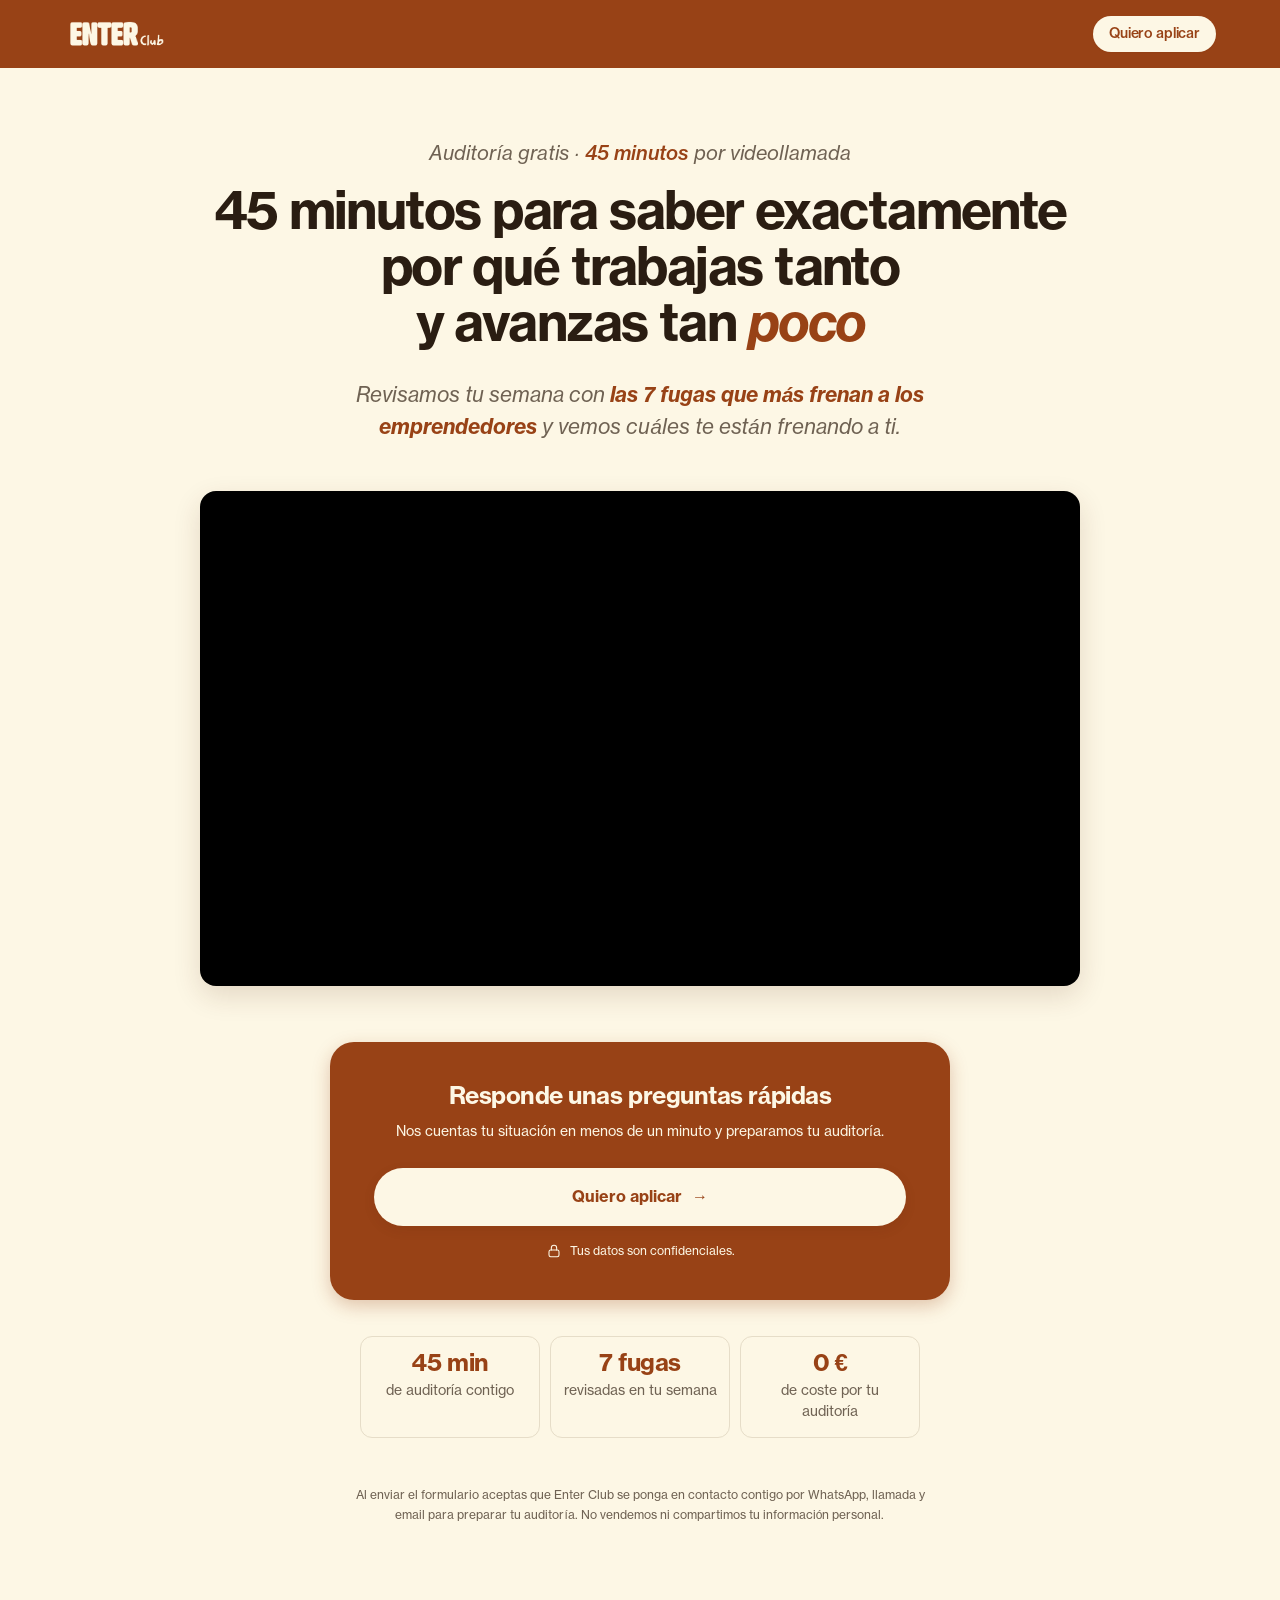
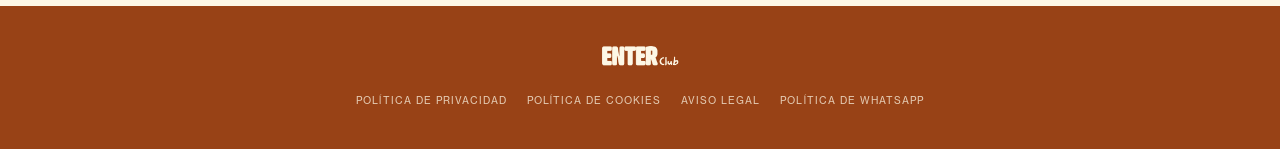
<file: auditoria/index.html>
<!DOCTYPE html>
<html lang="es">
<head>
<meta charset="utf-8">
<meta name="viewport" content="width=device-width, initial-scale=1">
<title>Auditoría gratuita de tu semana | Enter Club</title>
<meta name="description" content="45 minutos por videollamada para revisar tu semana y ver qué fugas te frenan.">
<meta name="robots" content="noindex">
<link rel="stylesheet" href="../css/styles.css">
  <!-- Meta Pixel Code -->
  <script>
  !function(f,b,e,v,n,t,s)
  {if(f.fbq)return;n=f.fbq=function(){n.callMethod?
  n.callMethod.apply(n,arguments):n.queue.push(arguments)};
  if(!f._fbq)f._fbq=n;n.push=n;n.loaded=!0;n.version='2.0';
  n.queue=[];t=b.createElement(e);t.async=!0;
  t.src=v;s=b.getElementsByTagName(e)[0];
  s.parentNode.insertBefore(t,s)}(window, document,'script',
  'https://connect.facebook.net/en_US/fbevents.js');
  fbq('init', '2051156148868420');
  fbq('track', 'PageView');
  </script>
  <noscript><img height="1" width="1" style="display:none"
  src="https://www.facebook.com/tr?id=2051156148868420&ev=PageView&noscript=1"
  /></noscript>
  <!-- End Meta Pixel Code -->
<style>
  body { background: #fdf7e5; }
  .au-btn { display: flex; align-items: center; justify-content: center; gap: 10px; width: 100%; box-sizing: border-box; min-height: 58px; padding: 14px 24px; border-radius: var(--radius-pill); background: #fdf7e5; color: #984216; font-family: var(--font-sans); font-weight: var(--fw-bold); font-size: var(--fs-base); text-decoration: none; box-shadow: var(--shadow-md); transition: transform var(--dur-base) var(--ease-out), box-shadow var(--dur-base) var(--ease-out); }
  .au-btn:hover { color: #984216; text-decoration: none; transform: translateY(-2px) scale(1.02); box-shadow: var(--shadow-lg); }
  .au-btn:active { transform: scale(0.97); }
  .au-stats { display: grid; grid-template-columns: 1fr; gap: 10px; }
  @media (min-width: 640px) { .au-stats { grid-template-columns: repeat(3, minmax(0, 1fr)); } }
  .au-foot a { color: var(--text-muted); text-decoration: none; }
  .au-foot a:hover { color: #984216; text-decoration: underline; text-underline-offset: 3px; }
</style>
</head>
<body>
<main style="font-family: var(--font-sans); color: var(--text-body); background: #fdf7e5; min-height: 100vh; overflow-x: hidden;">

  <div style="position: sticky; top: 0; z-index: 40; display: flex; align-items: center; justify-content: space-between; gap: 16px; padding: 12px clamp(20px,5vw,64px); background: #984216;">
    <img src="../assets/enter-club-logo-cream.png" alt="Enter Club" style="height: 44px; display: block; pointer-events: none; user-select: none;" draggable="false">
    <a id="cta-auditoria-cabecera" class="ec-cta btn-header" href="https://tally.so/r/Z92KMz" data-tally-cta>Quiero aplicar</a>
  </div>

  <div style="max-width: 880px; margin: 0 auto; padding: clamp(40px,7vw,72px) 20px 0; display: flex; flex-direction: column; align-items: center; text-align: center;">

    <p style="margin: 0; font-size: clamp(1rem, 2.6vw, 1.25rem); font-style: italic; line-height: 1.4; color: var(--text-muted);">Auditoría gratis · <span style="font-weight: var(--fw-medium); color: #984216;">45 minutos</span> por videollamada</p>

    <h1 style="max-width: 880px; margin: 16px 0 0; font-size: clamp(1.75rem, 5vw, 3.25rem); line-height: 1.08; font-weight: var(--fw-bold); letter-spacing: -0.03em; color: var(--text-strong); text-wrap: balance;"><span style="display: block;">45 minutos para saber exactamente</span><span style="display: block;">por qué trabajas tanto y avanzas tan <em style="font-style: italic; color: #984216;">poco</em></span></h1>

    <p style="max-width: 600px; margin: clamp(20px,3vw,28px) 0 0; font-size: clamp(1.0625rem, 2.6vw, 1.3125rem); font-style: italic; line-height: 1.5; color: var(--text-muted); text-wrap: pretty;">Revisamos tu semana con <span style="font-weight: var(--fw-bold); color: #984216;">las 7 fugas que más frenan a los emprendedores</span> y vemos cuáles te están frenando a ti.</p>

    <div id="video-auditoria" style="position: relative; flex: none; align-self: stretch; width: 100%; height: 0; padding: 56.25% 0 0; margin: clamp(32px,5vw,48px) 0 0; border-radius: var(--radius-lg); overflow: hidden; isolation: isolate; transform: translateZ(0); background: #000; box-shadow: var(--shadow-lg);">
      <iframe src="https://player.mediadelivery.net/embed/824649/1fa77e8b-e14e-44ba-9324-0e7df331a111?autoplay=false&loop=false&muted=false&preload=true&responsive=true" title="Vídeo: auditoría gratuita de Enter Club" loading="lazy" style="display: block; border: 0; margin: 0; padding: 0; position: absolute; top: 0; left: 0; right: 0; bottom: 0; width: 100%; height: 100%; border-radius: inherit;" allow="accelerometer;gyroscope;autoplay;encrypted-media;picture-in-picture;fullscreen;" allowfullscreen="true"></iframe>
    </div>

    <div id="cuestionario" style="width: 100%; max-width: 620px; box-sizing: border-box; margin: clamp(36px,5vw,56px) 0 0; padding: clamp(28px,5vw,40px) clamp(20px,5vw,44px); border-radius: var(--radius-xl); background: #984216; box-shadow: var(--shadow-brand);">
      <h2 style="margin: 0; font-size: clamp(1.25rem, 3.6vw, 1.5rem); line-height: 1.2; font-weight: var(--fw-bold); letter-spacing: var(--ls-tight); color: #fdf7e5;">Responde unas preguntas rápidas</h2>
      <p style="margin: 10px 0 24px; font-size: var(--fs-sm); line-height: var(--lh-relaxed); color: #fdf7e5; text-wrap: pretty;">Nos cuentas tu situación en menos de un minuto y preparamos tu auditoría.</p>
      <a id="cta-auditoria-cuestionario" class="au-btn" href="https://tally.so/r/Z92KMz" data-tally-cta>Quiero aplicar <span aria-hidden="true">→</span></a>
      <p style="display: flex; align-items: center; justify-content: center; gap: 8px; margin: 16px 0 0; font-size: var(--fs-xs); color: #fdf7e5;">
        <svg width="16" height="16" viewBox="0 0 24 24" fill="none" stroke="currentColor" stroke-width="1.6" stroke-linecap="round" stroke-linejoin="round" aria-hidden="true"><rect x="4.5" y="10.5" width="15" height="10" rx="2.5"></rect><path d="M8 10.5V7.5a4 4 0 0 1 8 0v3"></path></svg>
        Tus datos son confidenciales.
      </p>
    </div>

    <div class="au-stats" style="width: 100%; max-width: 560px; margin: clamp(24px,4vw,36px) 0 0;">
      <div style="padding: 14px 12px; border-radius: var(--radius-md); border: 1px solid var(--border-subtle);">
        <div style="font-size: 1.5rem; font-weight: var(--fw-bold); letter-spacing: var(--ls-tight); line-height: 1; color: #984216;">45 min</div>
        <div style="margin-top: 6px; font-size: var(--fs-sm); color: var(--text-muted);">de auditoría contigo</div>
      </div>
      <div style="padding: 14px 12px; border-radius: var(--radius-md); border: 1px solid var(--border-subtle);">
        <div style="font-size: 1.5rem; font-weight: var(--fw-bold); letter-spacing: var(--ls-tight); line-height: 1; color: #984216;">7 fugas</div>
        <div style="margin-top: 6px; font-size: var(--fs-sm); color: var(--text-muted);">revisadas en tu semana</div>
      </div>
      <div style="padding: 14px 12px; border-radius: var(--radius-md); border: 1px solid var(--border-subtle);">
        <div style="font-size: 1.5rem; font-weight: var(--fw-bold); letter-spacing: var(--ls-tight); line-height: 1; color: #984216;">0 €</div>
        <div style="margin-top: 6px; font-size: var(--fs-sm); color: var(--text-muted);">de coste por tu auditoría</div>
      </div>
    </div>

    <p style="max-width: 600px; margin: clamp(32px,5vw,48px) 0 0; font-size: var(--fs-xs); line-height: var(--lh-relaxed); color: var(--text-muted); text-wrap: pretty;">Al enviar el formulario aceptas que Enter Club se ponga en contacto contigo por WhatsApp, llamada y email para preparar tu auditoría. No vendemos ni compartimos tu información personal.</p>
  </div>

  <footer class="au-foot" style="margin: clamp(48px,8vw,80px) 0 0; padding: 32px 20px 40px; background: #984216; display: flex; flex-direction: column; align-items: center; gap: 20px;">
    <img src="../assets/enter-club-logo-cream.png" alt="Enter Club" style="height: 36px; display: block; pointer-events: none; user-select: none;" draggable="false">
    <nav style="display: flex; flex-wrap: wrap; justify-content: center; gap: 8px 20px; font-size: 10px; font-weight: var(--fw-regular); letter-spacing: 0.1em; opacity: 0.75; text-transform: uppercase;">
      <a href="../privacidad.html" style="color: #fdf7e5;">Política de privacidad</a>
      <a href="../cookies.html" style="color: #fdf7e5;">Política de cookies</a>
      <a href="../aviso-legal.html" style="color: #fdf7e5;">Aviso legal</a>
      <a href="../politica-whatsapp.html" style="color: #fdf7e5;">Política de WhatsApp</a>
    </nav>
  </footer>
</main>
<script>
  (function () {
    var keys = ['utm_source', 'utm_medium', 'utm_campaign', 'utm_content'];
    var src = new URLSearchParams(window.location.search);
    document.querySelectorAll('a[data-tally-cta]').forEach(function (a) {
      var url = new URL(a.getAttribute('href'));
      keys.forEach(function (k) { if (src.get(k)) url.searchParams.set(k, src.get(k)); });
      a.href = url.toString();
    });
  })();
</script>
</body>
</html>
</file>
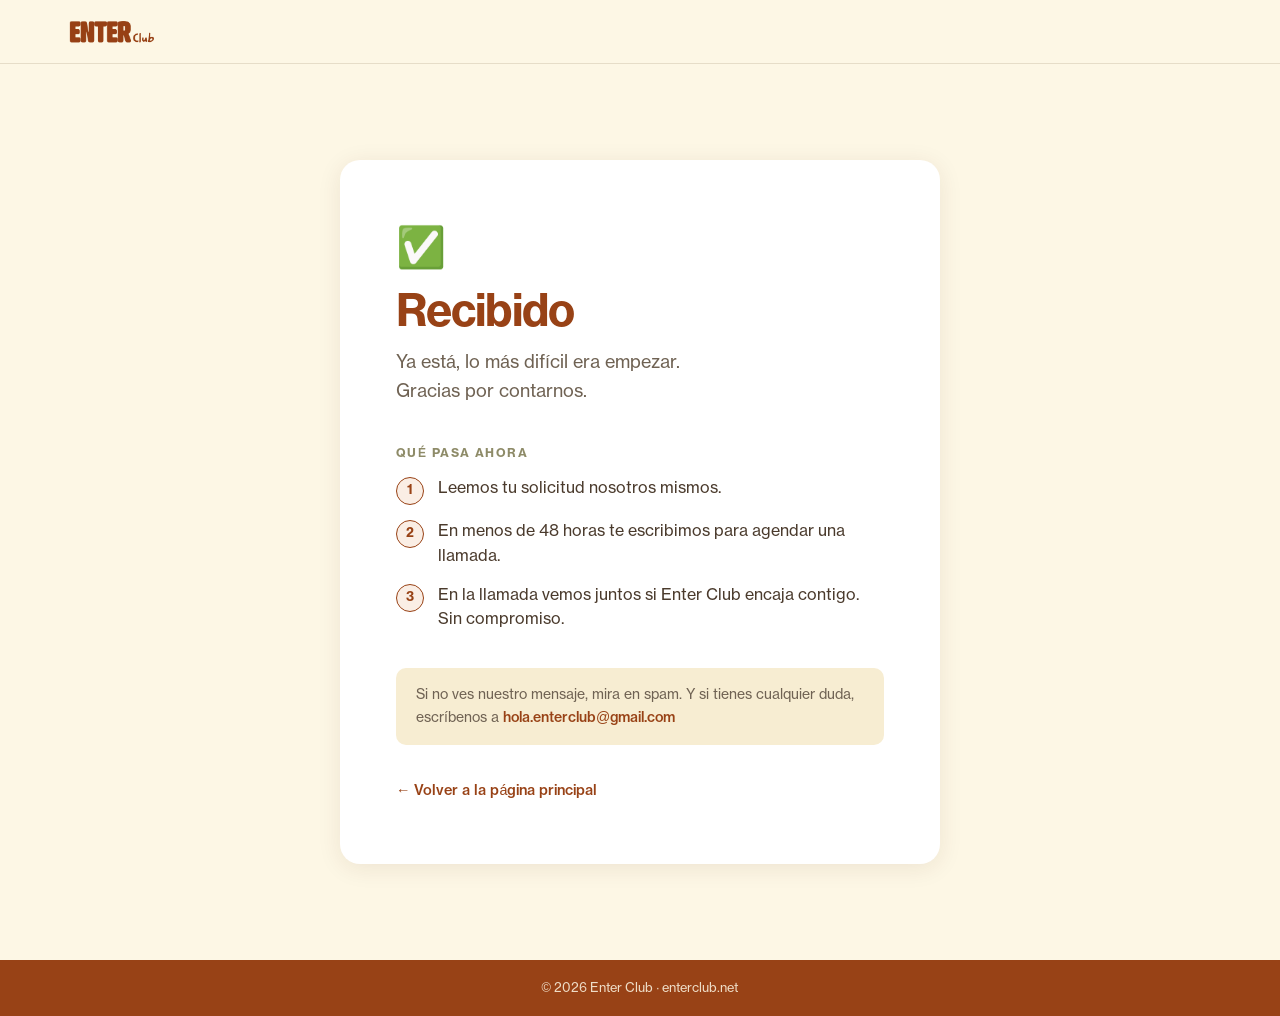
<file: gracias/index.html>
<!DOCTYPE html>
<html lang="es">
<head>
  <meta charset="UTF-8">
  <meta name="viewport" content="width=device-width, initial-scale=1.0">
  <meta name="robots" content="noindex">
  <title>Recibido — Enter Club</title>

  <!-- Meta Pixel Code -->
  <script>
  !function(f,b,e,v,n,t,s)
  {if(f.fbq)return;n=f.fbq=function(){n.callMethod?
  n.callMethod.apply(n,arguments):n.queue.push(arguments)};
  if(!f._fbq)f._fbq=n;n.push=n;n.loaded=!0;n.version='2.0';
  n.queue=[];t=b.createElement(e);t.async=!0;
  t.src=v;s=b.getElementsByTagName(e)[0];
  s.parentNode.insertBefore(t,s)}(window, document,'script',
  'https://connect.facebook.net/en_US/fbevents.js');
  fbq('init', '2051156148868420');
  fbq('track', 'PageView');
  fbq('track', 'Lead');
  </script>
  <noscript><img height="1" width="1" style="display:none"
  src="https://www.facebook.com/tr?id=2051156148868420&ev=Lead&noscript=1"
  /></noscript>
  <!-- End Meta Pixel Code -->

  <style>
    @font-face {
      font-family: "Neue Haas Grotesk Text";
      src: url("../_ds/enter-club-design-system-e97ee7af-7de9-49e0-be5f-3bd2b5bc78d8/assets/fonts/NeueHaasGrotText-55Roman.otf") format("opentype");
      font-weight: 400; font-style: normal; font-display: swap;
    }
    @font-face {
      font-family: "Neue Haas Grotesk Text";
      src: url("../_ds/enter-club-design-system-e97ee7af-7de9-49e0-be5f-3bd2b5bc78d8/assets/fonts/NeueHaasGrotText-65Medium.otf") format("opentype");
      font-weight: 500; font-style: normal; font-display: swap;
    }
    @font-face {
      font-family: "Neue Haas Grotesk Text";
      src: url("../_ds/enter-club-design-system-e97ee7af-7de9-49e0-be5f-3bd2b5bc78d8/assets/fonts/NeueHaasGrotText-75Bold.otf") format("opentype");
      font-weight: 700; font-style: normal; font-display: swap;
    }

    *, *::before, *::after { box-sizing: border-box; margin: 0; padding: 0; }

    :root {
      --rust-600: #984216;
      --rust-700: #803816;
      --rust-50:  #faeee5;
      --cream-100: #fdf7e5;
      --cream-200: #f7edd2;
      --ink-900: #2a1d12;
      --ink-700: #4a3a2c;
      --ink-500: #6f6253;
      --olive-500: #8e8b68;
      --font-sans: "Neue Haas Grotesk Text", "Helvetica Neue", Helvetica, Arial, sans-serif;
    }

    html { scroll-behavior: smooth; }

    body {
      font-family: var(--font-sans);
      background: var(--cream-100);
      color: var(--ink-700);
      min-height: 100vh;
      display: flex;
      flex-direction: column;
    }

    /* NAV */
    nav {
      background: var(--cream-100);
      border-bottom: 1px solid #e6ddc8;
      padding: 0 clamp(20px, 5vw, 64px);
      height: 64px;
      display: flex;
      align-items: center;
    }
    nav a { display: flex; align-items: center; text-decoration: none; }
    nav img { height: 40px; mix-blend-mode: multiply; }

    /* MAIN */
    main {
      flex: 1;
      display: flex;
      align-items: center;
      justify-content: center;
      padding: clamp(48px, 8vw, 96px) clamp(20px, 5vw, 32px);
    }

    .card {
      background: #fff;
      border-radius: 20px;
      box-shadow: 0 4px 24px rgba(77, 32, 9, 0.09);
      padding: clamp(40px, 6vw, 64px) clamp(32px, 5vw, 56px);
      max-width: 600px;
      width: 100%;
    }

    .check {
      font-size: 2.5rem;
      margin-bottom: 16px;
    }

    h1 {
      font-size: clamp(2rem, 5vw, 2.75rem);
      font-weight: 700;
      color: var(--rust-600);
      letter-spacing: -0.02em;
      line-height: 1.1;
      margin-bottom: 12px;
    }

    .subtitle {
      font-size: clamp(1rem, 2.5vw, 1.125rem);
      color: var(--ink-500);
      line-height: 1.6;
      margin-bottom: 40px;
    }

    .steps-label {
      font-size: 0.75rem;
      font-weight: 700;
      letter-spacing: 0.12em;
      text-transform: uppercase;
      color: var(--olive-500);
      margin-bottom: 16px;
    }

    ol {
      list-style: none;
      display: flex;
      flex-direction: column;
      gap: 14px;
      margin-bottom: 36px;
    }

    ol li {
      display: flex;
      align-items: flex-start;
      gap: 14px;
      font-size: 1rem;
      line-height: 1.55;
      color: var(--ink-700);
    }

    .step-num {
      flex-shrink: 0;
      width: 28px;
      height: 28px;
      border-radius: 50%;
      background: var(--rust-50);
      border: 1.5px solid var(--rust-600);
      color: var(--rust-600);
      font-size: 0.8rem;
      font-weight: 700;
      display: flex;
      align-items: center;
      justify-content: center;
      margin-top: 1px;
    }

    .alert {
      font-size: 0.9rem;
      line-height: 1.6;
      padding: 16px 20px;
      background: var(--rust-50);
      border-left: 3px solid var(--rust-600);
      border-radius: 10px;
      margin-bottom: 20px;
      color: var(--ink-700);
    }
    .alert strong { color: var(--rust-600); }

    .note {
      font-size: 0.875rem;
      color: var(--ink-500);
      line-height: 1.6;
      padding: 16px 20px;
      background: var(--cream-200);
      border-radius: 10px;
      margin-bottom: 36px;
    }

    .note a {
      color: var(--rust-600);
      font-weight: 500;
      text-decoration: none;
    }
    .note a:hover { text-decoration: underline; }

    .back-link {
      display: inline-flex;
      align-items: center;
      gap: 8px;
      font-size: 0.9rem;
      font-weight: 500;
      color: var(--rust-600);
      text-decoration: none;
      transition: opacity 0.2s;
    }
    .back-link:hover { opacity: 0.75; }

    /* FOOTER */
    footer {
      background: var(--rust-600);
      padding: 20px clamp(20px, 5vw, 64px);
      text-align: center;
    }
    footer p {
      font-size: 0.8rem;
      color: var(--cream-100);
      opacity: 0.85;
    }
  </style>
</head>
<body>

  <nav>
    <a href="../">
      <img src="../uploads/Logo_Header_Landing.png" alt="Enter Club">
    </a>
  </nav>

  <main>
    <div class="card">
      <div class="check">✅</div>
      <h1>Recibido</h1>
      <p class="subtitle">Ya está, lo más difícil era empezar.<br>Gracias por contarnos.</p>

      <p class="steps-label">Qué pasa ahora</p>
      <ol>
        <li>
          <span class="step-num">1</span>
          <span>Leemos tu solicitud nosotros mismos.</span>
        </li>
        <li>
          <span class="step-num">2</span>
          <span>En menos de 48 horas te escribimos para agendar una llamada.</span>
        </li>
        <li>
          <span class="step-num">3</span>
          <span>En la llamada vemos juntos si Enter Club encaja contigo. Sin compromiso.</span>
        </li>
      </ol>

      <div class="note">
        Si no ves nuestro mensaje, mira en spam. Y si tienes cualquier duda, escríbenos a
        <a href="mailto:hola.enterclub@gmail.com">hola.enterclub@gmail.com</a>
      </div>

      <a href="../" class="back-link">← Volver a la página principal</a>
    </div>
  </main>

  <footer>
    <p>© 2026 Enter Club · enterclub.net</p>
  </footer>

</body>
</html>
</file>
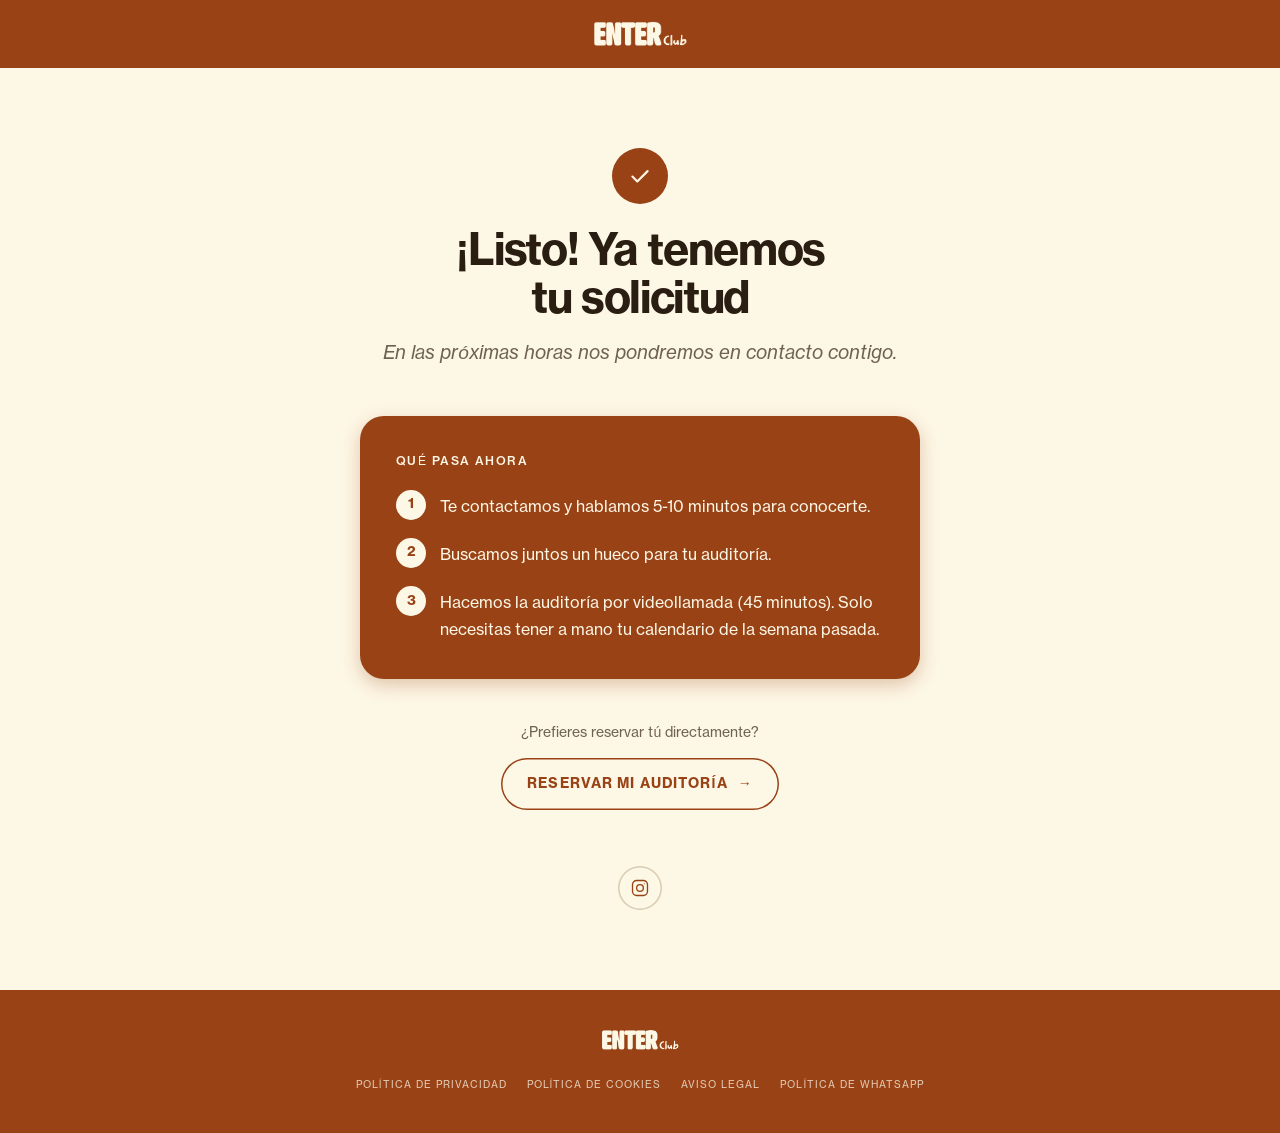
<file: auditoria/gracias/index.html>
<!DOCTYPE html>
<html lang="es">
<head>
<meta charset="utf-8">
<meta name="viewport" content="width=device-width, initial-scale=1">
<title>Solicitud recibida | Enter Club</title>
<meta name="robots" content="noindex">
<link rel="stylesheet" href="../../css/styles.css">
  <!-- Meta Pixel Code -->
  <script>
  !function(f,b,e,v,n,t,s)
  {if(f.fbq)return;n=f.fbq=function(){n.callMethod?
  n.callMethod.apply(n,arguments):n.queue.push(arguments)};
  if(!f._fbq)f._fbq=n;n.push=n;n.loaded=!0;n.version='2.0';
  n.queue=[];t=b.createElement(e);t.async=!0;
  t.src=v;s=b.getElementsByTagName(e)[0];
  s.parentNode.insertBefore(t,s)}(window, document,'script',
  'https://connect.facebook.net/en_US/fbevents.js');
  fbq('init', '2051156148868420');
  fbq('track', 'PageView');
  </script>
  <noscript><img height="1" width="1" style="display:none"
  src="https://www.facebook.com/tr?id=2051156148868420&ev=PageView&noscript=1"
  /></noscript>
  <!-- End Meta Pixel Code -->
<script>
  // Evento de conversión: se dispara al cargar esta página (requiere el código base del píxel de arriba).
  window.addEventListener('load', function () { if (typeof fbq === 'function') fbq('track', 'Lead'); });
</script>
<!-- Calendly: widget emergente (popup) -->
<link href="https://assets.calendly.com/assets/external/widget.css" rel="stylesheet">
<script src="https://assets.calendly.com/assets/external/widget.js" type="text/javascript" async></script>
<script>
  // Abre Calendly encima de la página. Si el widget no ha cargado, el enlace funciona normal.
  document.addEventListener('click', function (e) {
    var btn = e.target.closest('#cta-gracias-reservar');
    if (!btn || !window.Calendly) return;
    e.preventDefault();
    Calendly.initPopupWidget({ url: btn.href });
  });
  // Reserva completada en Calendly → evento Schedule del píxel.
  window.addEventListener('message', function (e) {
    if (e.origin !== 'https://calendly.com' || !e.data || e.data.event !== 'calendly.event_scheduled') return;
    if (typeof fbq === 'function') fbq('track', 'Schedule');
  });
</script>
<style>
  body { background: #fdf7e5; }
  .gr-btn { display: inline-flex; align-items: center; justify-content: center; gap: 10px; box-sizing: border-box; min-height: 52px; padding: 12px 26px; border-radius: var(--radius-pill); background: transparent; color: #984216; box-shadow: inset 0 0 0 1.5px #984216; font-family: var(--font-sans); font-weight: var(--fw-bold); font-size: var(--fs-sm); letter-spacing: 0.08em; text-decoration: none; transition: transform var(--dur-base) var(--ease-out), background var(--dur-base) var(--ease-out); }
  .gr-btn:hover { color: #984216; text-decoration: none; background: var(--rust-50); transform: translateY(-2px); }
  .gr-btn:active { transform: scale(0.97); }
  .gr-social { color: #984216; }
  .gr-social:hover { color: var(--rust-700); }
  .au-foot a { text-decoration: none; }
  .au-foot a:hover { text-decoration: underline; text-underline-offset: 3px; }
</style>
</head>
<body>
<main style="font-family: var(--font-sans); color: var(--text-body); background: #fdf7e5; min-height: 100vh; overflow-x: hidden; display: flex; flex-direction: column;">

  <div style="display: flex; align-items: center; justify-content: center; padding: 12px clamp(20px,5vw,64px); background: #984216;">
    <img src="../../assets/enter-club-logo-cream.png" alt="Enter Club" style="height: 44px; display: block; pointer-events: none; user-select: none;" draggable="false">
  </div>

  <div style="flex: 1; width: 100%; max-width: 600px; box-sizing: border-box; margin: 0 auto; padding: clamp(48px,8vw,80px) 20px 0; display: flex; flex-direction: column; align-items: center; text-align: center;">

    <span style="display: flex; align-items: center; justify-content: center; width: 56px; height: 56px; border-radius: 50%; background: #984216; color: #fdf7e5;">
      <svg width="26" height="26" viewBox="0 0 24 24" fill="none" stroke="currentColor" stroke-width="2" stroke-linecap="round" stroke-linejoin="round" aria-hidden="true"><path d="M5 12.5l4.5 4.5L19 7.5"></path></svg>
    </span>

    <h1 style="margin: 24px 0 0; font-size: clamp(1.75rem, 6vw, 2.75rem); line-height: 1.08; font-weight: var(--fw-bold); letter-spacing: -0.03em; color: var(--text-strong); text-wrap: balance;">¡Listo! Ya tenemos tu solicitud</h1>

    <p style="margin: 16px 0 0; font-size: clamp(1rem, 2.6vw, 1.1875rem); font-style: italic; line-height: 1.5; color: var(--text-muted); text-wrap: pretty;">En las próximas horas nos pondremos en contacto contigo.</p>

    <div style="width: 100%; box-sizing: border-box; margin: clamp(36px,6vw,48px) 0 0; padding: clamp(24px,5vw,36px) clamp(20px,5vw,36px); border-radius: var(--radius-xl); background: #984216; box-shadow: var(--shadow-brand); text-align: left;">
      <p style="margin: 0 0 20px; font-size: var(--fs-xs); font-weight: var(--fw-medium); letter-spacing: 0.12em; text-transform: uppercase; color: #fdf7e5;">Qué pasa ahora</p>
      <ol style="list-style: none; margin: 0; padding: 0; display: flex; flex-direction: column; gap: 18px;">
        <li style="display: flex; gap: 14px; align-items: flex-start;">
          <span style="flex: none; display: flex; align-items: center; justify-content: center; width: 30px; height: 30px; border-radius: 50%; background: #fdf7e5; color: #984216; font-size: var(--fs-sm); font-weight: var(--fw-bold);">1</span>
          <span style="padding-top: 4px; font-size: var(--fs-base); line-height: var(--lh-relaxed); color: #fdf7e5;">Te contactamos y hablamos 5-10 minutos para conocerte.</span>
        </li>
        <li style="display: flex; gap: 14px; align-items: flex-start;">
          <span style="flex: none; display: flex; align-items: center; justify-content: center; width: 30px; height: 30px; border-radius: 50%; background: #fdf7e5; color: #984216; font-size: var(--fs-sm); font-weight: var(--fw-bold);">2</span>
          <span style="padding-top: 4px; font-size: var(--fs-base); line-height: var(--lh-relaxed); color: #fdf7e5;">Buscamos juntos un hueco para tu auditoría.</span>
        </li>
        <li style="display: flex; gap: 14px; align-items: flex-start;">
          <span style="flex: none; display: flex; align-items: center; justify-content: center; width: 30px; height: 30px; border-radius: 50%; background: #fdf7e5; color: #984216; font-size: var(--fs-sm); font-weight: var(--fw-bold);">3</span>
          <span style="padding-top: 4px; font-size: var(--fs-base); line-height: var(--lh-relaxed); color: #fdf7e5;">Hacemos la auditoría por videollamada (45 minutos). Solo necesitas tener a mano tu calendario de la semana pasada.</span>
        </li>
      </ol>
    </div>

    <p style="margin: clamp(32px,5vw,44px) 0 14px; font-size: var(--fs-sm); color: var(--text-muted);">¿Prefieres reservar tú directamente?</p>
    <a id="cta-gracias-reservar" class="gr-btn" href="https://calendly.com/hola-enterclub/auditoria">RESERVAR MI AUDITORÍA <span aria-hidden="true">→</span></a>

    <div style="margin: clamp(40px,6vw,56px) 0 0; display: flex; justify-content: center; gap: 16px;">
      <a id="link-gracias-instagram" class="gr-social" href="https://www.instagram.com/enter__club/" target="_blank" rel="noopener" aria-label="Instagram de Enter Club" style="display: flex; align-items: center; justify-content: center; width: 44px; height: 44px; border-radius: 50%; box-shadow: inset 0 0 0 1.5px var(--border-default);">
        <svg width="20" height="20" viewBox="0 0 24 24" fill="none" stroke="currentColor" stroke-width="1.6"><rect x="3" y="3" width="18" height="18" rx="5"></rect><circle cx="12" cy="12" r="4"></circle><circle cx="17.2" cy="6.8" r="0.6" fill="currentColor" stroke="none"></circle></svg>
      </a>
    </div>
  </div>

  <footer class="au-foot" style="margin: clamp(48px,8vw,80px) 0 0; padding: 32px 20px 40px; background: #984216; display: flex; flex-direction: column; align-items: center; gap: 20px;">
    <img src="../../assets/enter-club-logo-cream.png" alt="Enter Club" style="height: 36px; display: block; pointer-events: none; user-select: none;" draggable="false">
    <nav style="display: flex; flex-wrap: wrap; justify-content: center; gap: 8px 20px; font-size: 10px; font-weight: var(--fw-regular); letter-spacing: 0.1em; opacity: 0.75; text-transform: uppercase;">
      <a href="../../privacidad.html" style="color: #fdf7e5;">Política de privacidad</a>
      <a href="../../cookies.html" style="color: #fdf7e5;">Política de cookies</a>
      <a href="../../aviso-legal.html" style="color: #fdf7e5;">Aviso legal</a>
      <a href="../../politica-whatsapp.html" style="color: #fdf7e5;">Política de WhatsApp</a>
    </nav>
  </footer>
</main>
</body>
</html>
</file>
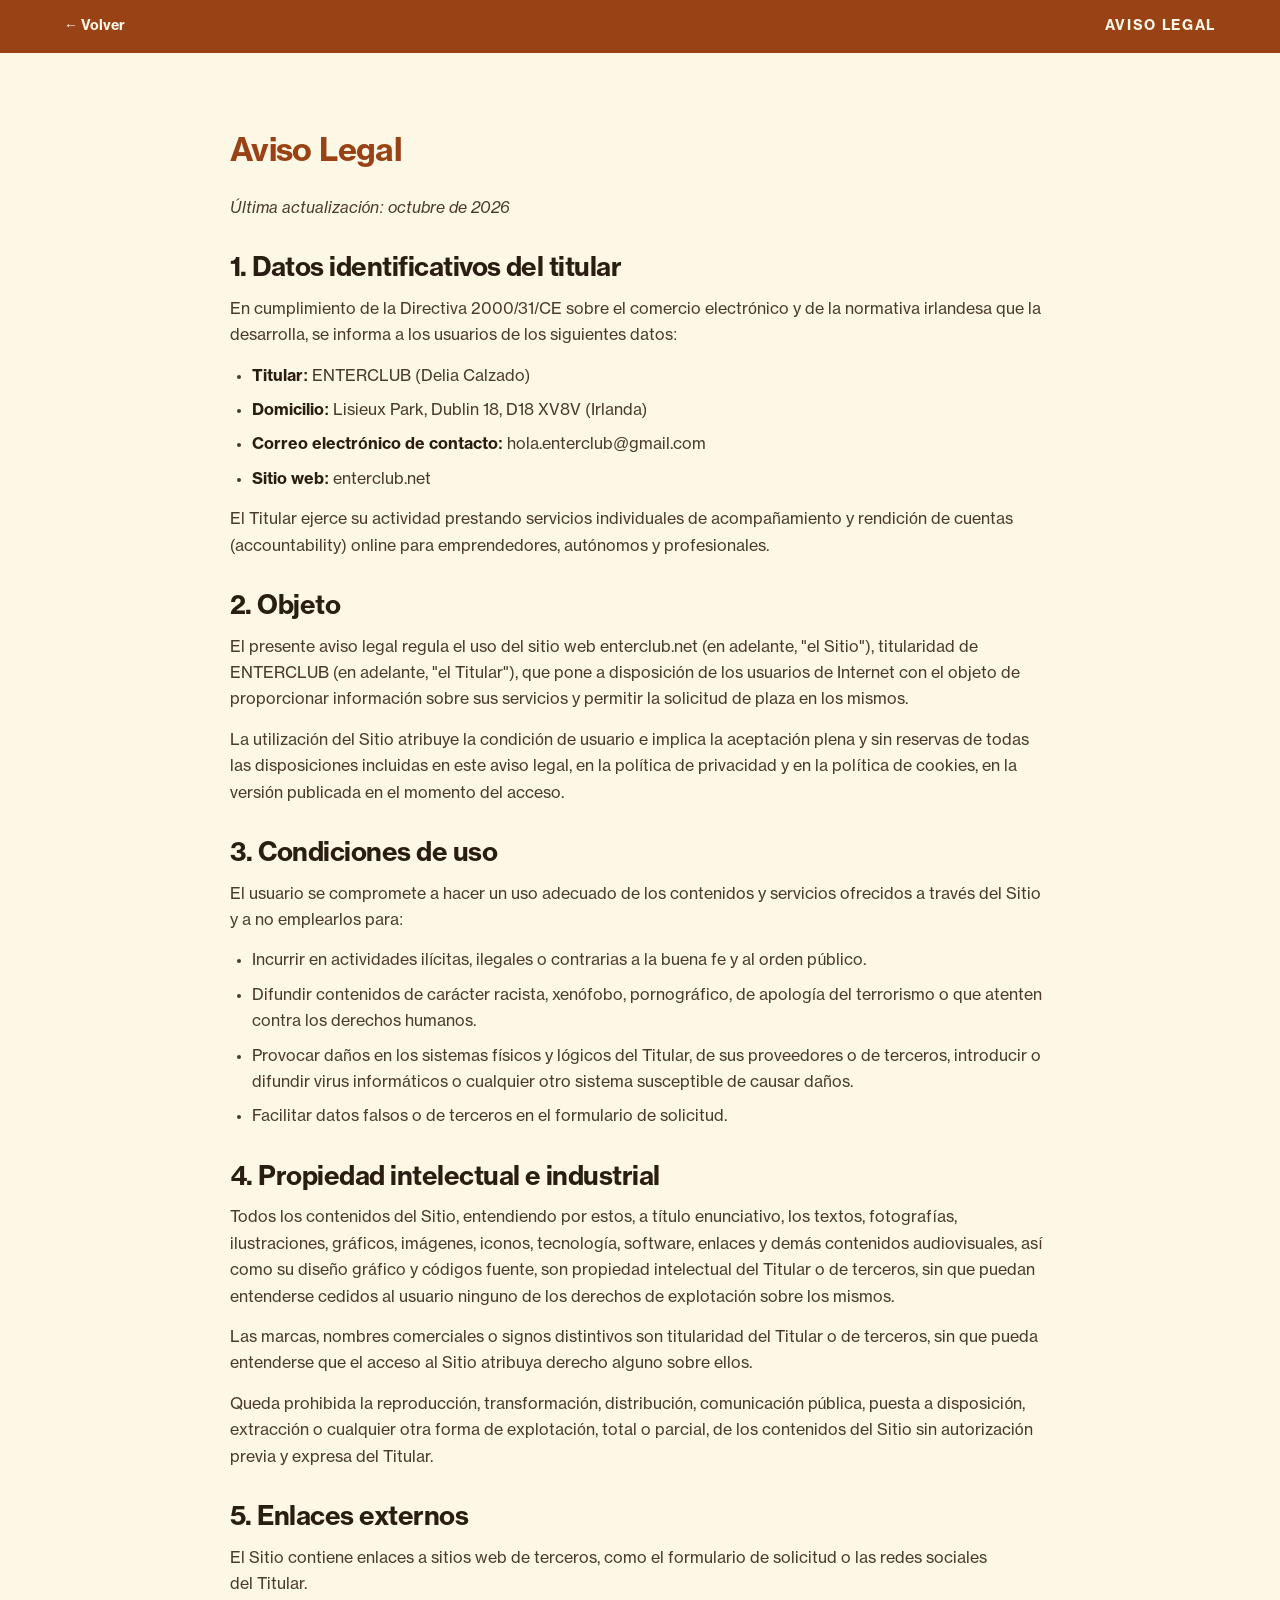
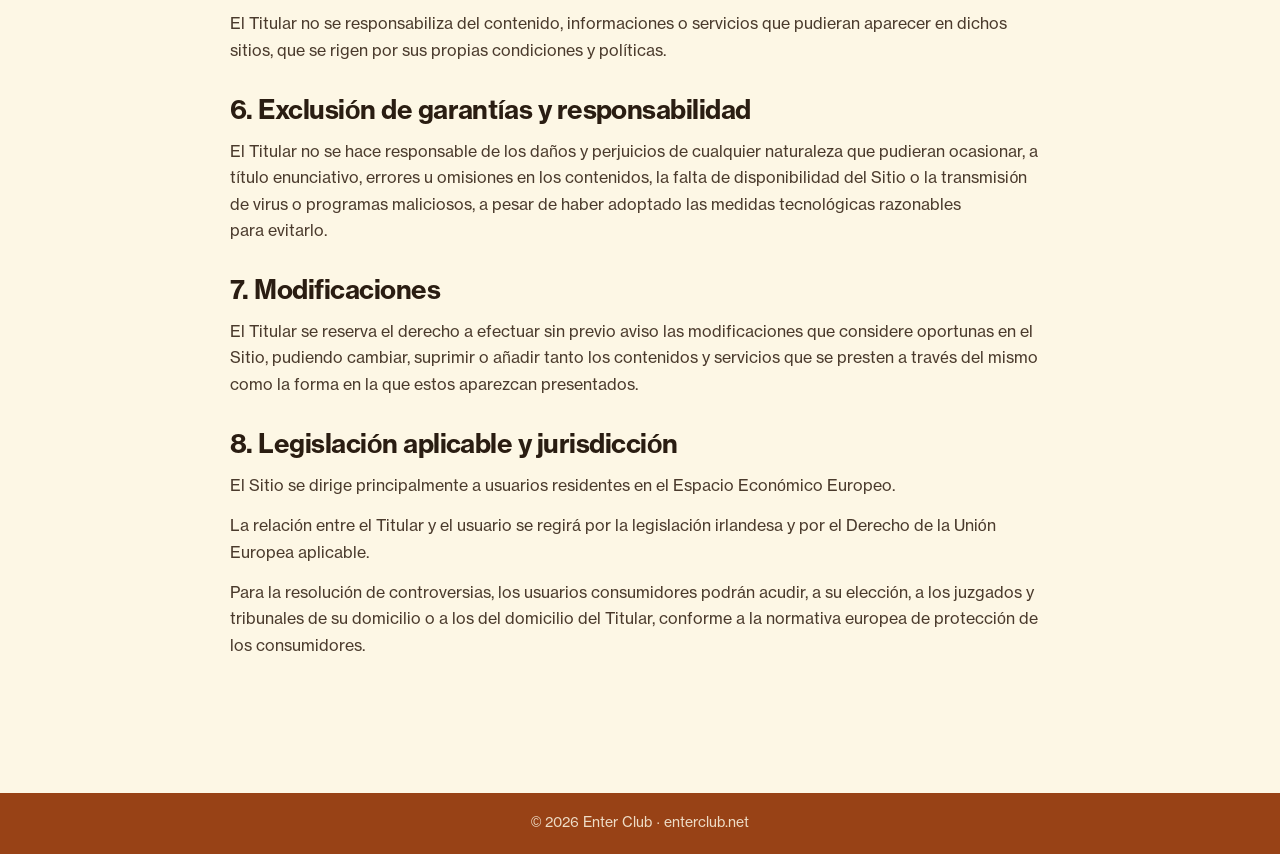
<file: aviso-legal.html>
<!DOCTYPE html>
<html lang="es">
<head>
<meta charset="utf-8">
<meta name="viewport" content="width=device-width, initial-scale=1">
<title>Aviso legal · Enter Club</title>
<meta name="description" content="Aviso legal de Enter Club">
<link rel="stylesheet" href="css/styles.css">
</head>
<body>
<div style="font-family: var(--font-sans);">
<div style="background: var(--brand); padding: 16px clamp(20px,5vw,64px); display: flex; align-items: center; justify-content: space-between; font-family: var(--font-sans);">
  <a href="index.html" style="color: var(--text-on-brand); font-weight: var(--fw-bold); font-size: var(--fs-sm); text-decoration: none; display: flex; align-items: center; gap: 6px;">&larr; Volver</a>
  <span style="color: var(--text-on-brand); font-size: var(--fs-sm); font-weight: var(--fw-bold); letter-spacing: var(--ls-wider); text-transform: uppercase;">AVISO LEGAL</span>
</div>
<div class="legal-content" style="max-width: 820px; margin: 0 auto; padding: clamp(48px,8vw,80px) clamp(20px,5vw,32px) clamp(64px,10vw,120px);">
<h1>Aviso Legal</h1>
<p><em>Última actualización: octubre de 2026</em></p>
<h2>1. Datos identificativos del titular</h2>
<p>En cumplimiento de la Directiva 2000/31/CE sobre el comercio electrónico y de la normativa irlandesa que la desarrolla, se informa a los usuarios de los siguientes datos:</p>
<ul>
<li><strong>Titular:</strong> ENTERCLUB (Delia Calzado)</li>
<li><strong>Domicilio:</strong> Lisieux Park, Dublin 18, D18 XV8V (Irlanda)</li>
<li><strong>Correo electrónico de contacto:</strong> hola.enterclub@gmail.com</li>
<li><strong>Sitio web:</strong> enterclub.net</li>
</ul>
<p>El Titular ejerce su actividad prestando servicios individuales de acompañamiento y rendición de cuentas (accountability) online para emprendedores, autónomos y profesionales.</p>
<h2>2. Objeto</h2>
<p>El presente aviso legal regula el uso del sitio web enterclub.net (en adelante, "el Sitio"), titularidad de ENTERCLUB (en adelante, "el Titular"), que pone a disposición de los usuarios de Internet con el objeto de proporcionar información sobre sus servicios y permitir la solicitud de plaza en los mismos.</p>
<p>La utilización del Sitio atribuye la condición de usuario e implica la aceptación plena y sin reservas de todas las disposiciones incluidas en este aviso legal, en la política de privacidad y en la política de cookies, en la versión publicada en el momento del acceso.</p>
<h2>3. Condiciones de uso</h2>
<p>El usuario se compromete a hacer un uso adecuado de los contenidos y servicios ofrecidos a través del Sitio y a no emplearlos para:</p>
<ul>
<li>Incurrir en actividades ilícitas, ilegales o contrarias a la buena fe y al orden público.</li>
<li>Difundir contenidos de carácter racista, xenófobo, pornográfico, de apología del terrorismo o que atenten contra los derechos humanos.</li>
<li>Provocar daños en los sistemas físicos y lógicos del Titular, de sus proveedores o de terceros, introducir o difundir virus informáticos o cualquier otro sistema susceptible de causar daños.</li>
<li>Facilitar datos falsos o de terceros en el formulario de solicitud.</li>
</ul>
<h2>4. Propiedad intelectual e industrial</h2>
<p>Todos los contenidos del Sitio, entendiendo por estos, a título enunciativo, los textos, fotografías, ilustraciones, gráficos, imágenes, iconos, tecnología, software, enlaces y demás contenidos audiovisuales, así como su diseño gráfico y códigos fuente, son propiedad intelectual del Titular o de terceros, sin que puedan entenderse cedidos al usuario ninguno de los derechos de explotación sobre los mismos.</p>
<p>Las marcas, nombres comerciales o signos distintivos son titularidad del Titular o de terceros, sin que pueda entenderse que el acceso al Sitio atribuya derecho alguno sobre ellos.</p>
<p>Queda prohibida la reproducción, transformación, distribución, comunicación pública, puesta a disposición, extracción o cualquier otra forma de explotación, total o parcial, de los contenidos del Sitio sin autorización previa y expresa del Titular.</p>
<h2>5. Enlaces externos</h2>
<p>El Sitio contiene enlaces a sitios web de terceros, como el formulario de solicitud o las redes sociales del Titular.</p>
<p>El Titular no se responsabiliza del contenido, informaciones o servicios que pudieran aparecer en dichos sitios, que se rigen por sus propias condiciones y políticas.</p>
<h2>6. Exclusión de garantías y responsabilidad</h2>
<p>El Titular no se hace responsable de los daños y perjuicios de cualquier naturaleza que pudieran ocasionar, a título enunciativo, errores u omisiones en los contenidos, la falta de disponibilidad del Sitio o la transmisión de virus o programas maliciosos, a pesar de haber adoptado las medidas tecnológicas razonables para evitarlo.</p>
<h2>7. Modificaciones</h2>
<p>El Titular se reserva el derecho a efectuar sin previo aviso las modificaciones que considere oportunas en el Sitio, pudiendo cambiar, suprimir o añadir tanto los contenidos y servicios que se presten a través del mismo como la forma en la que estos aparezcan presentados.</p>
<h2>8. Legislación aplicable y jurisdicción</h2>
<p>El Sitio se dirige principalmente a usuarios residentes en el Espacio Económico Europeo.</p>
<p>La relación entre el Titular y el usuario se regirá por la legislación irlandesa y por el Derecho de la Unión Europea aplicable.</p>
<p>Para la resolución de controversias, los usuarios consumidores podrán acudir, a su elección, a los juzgados y tribunales de su domicilio o a los del domicilio del Titular, conforme a la normativa europea de protección de los consumidores.</p>
</div>

<div style="background: var(--brand); padding: 20px clamp(20px,5vw,64px); text-align: center;">
  <p style="margin: 0; font-family: var(--font-sans); font-size: var(--fs-sm); color: var(--text-on-brand); opacity: 0.85;">© 2026 Enter Club · enterclub.net</p>
</div>
</div>
</body>
</html>
</file>
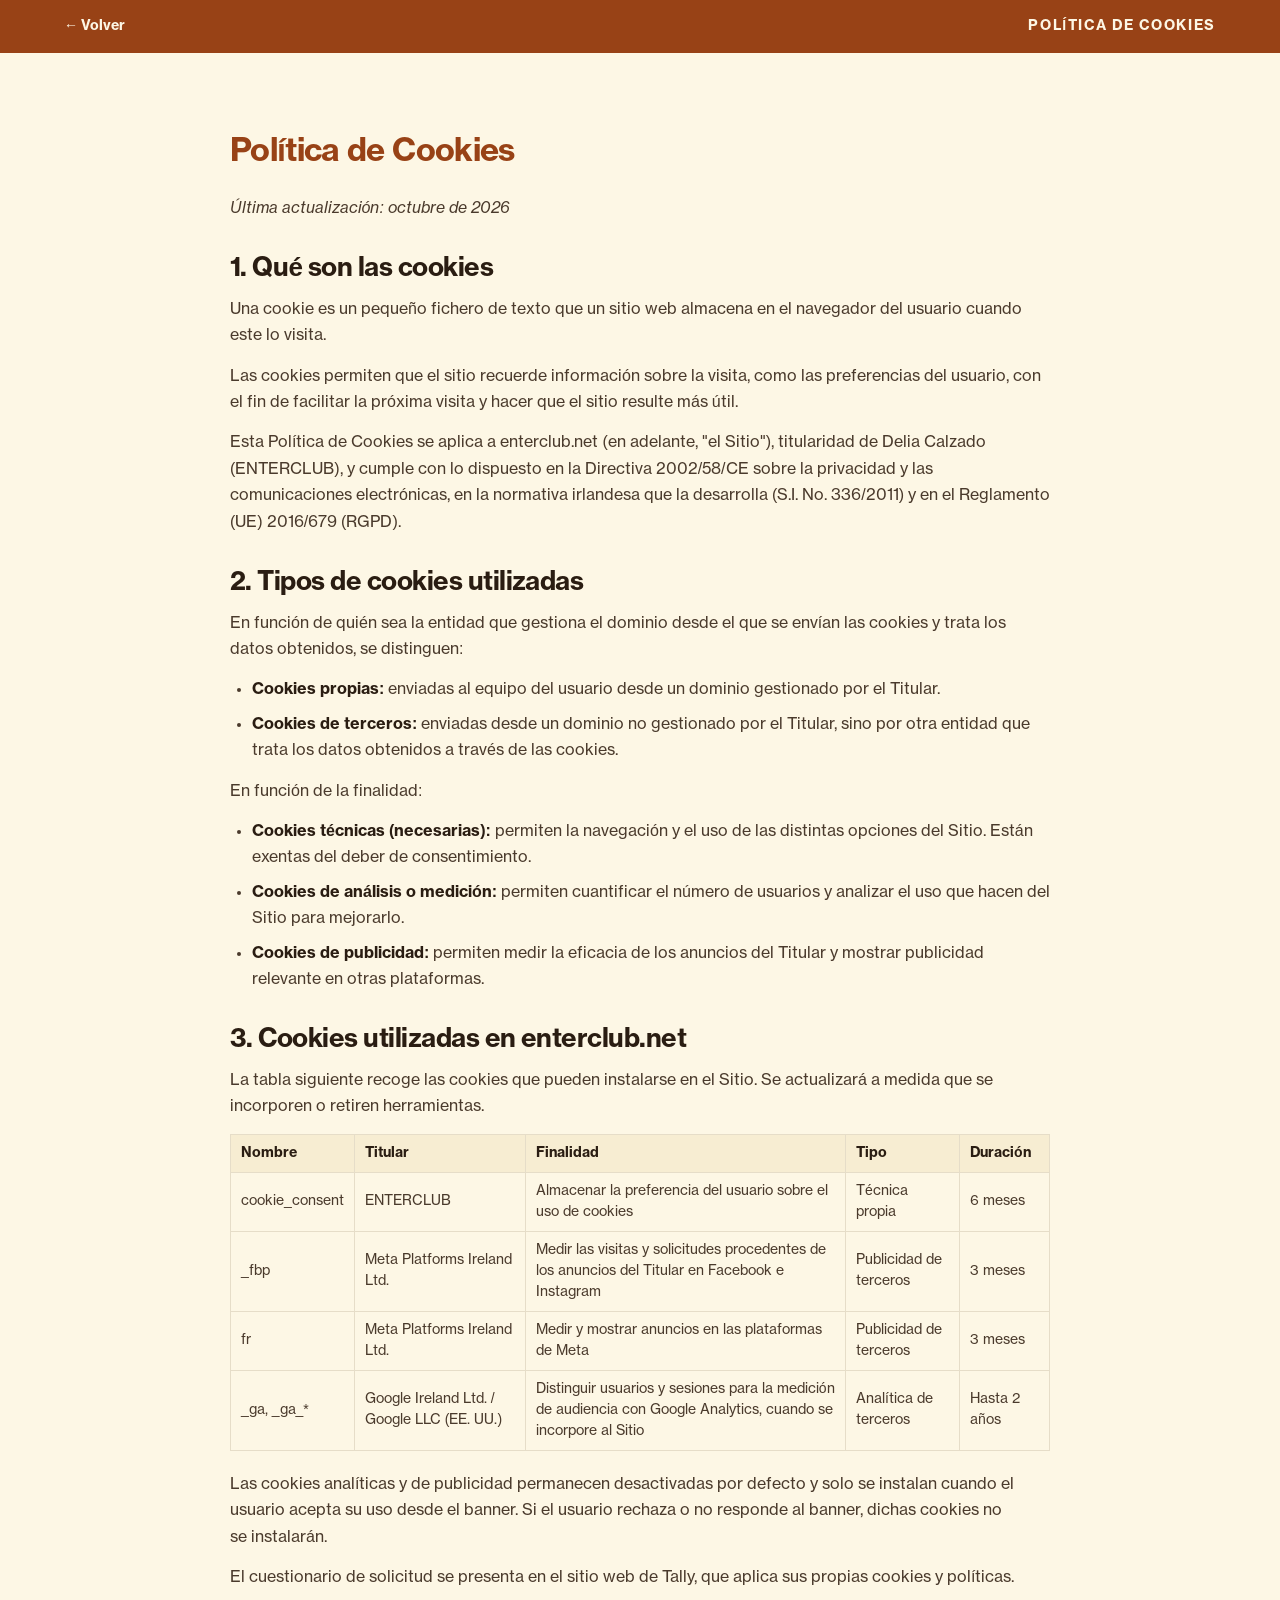
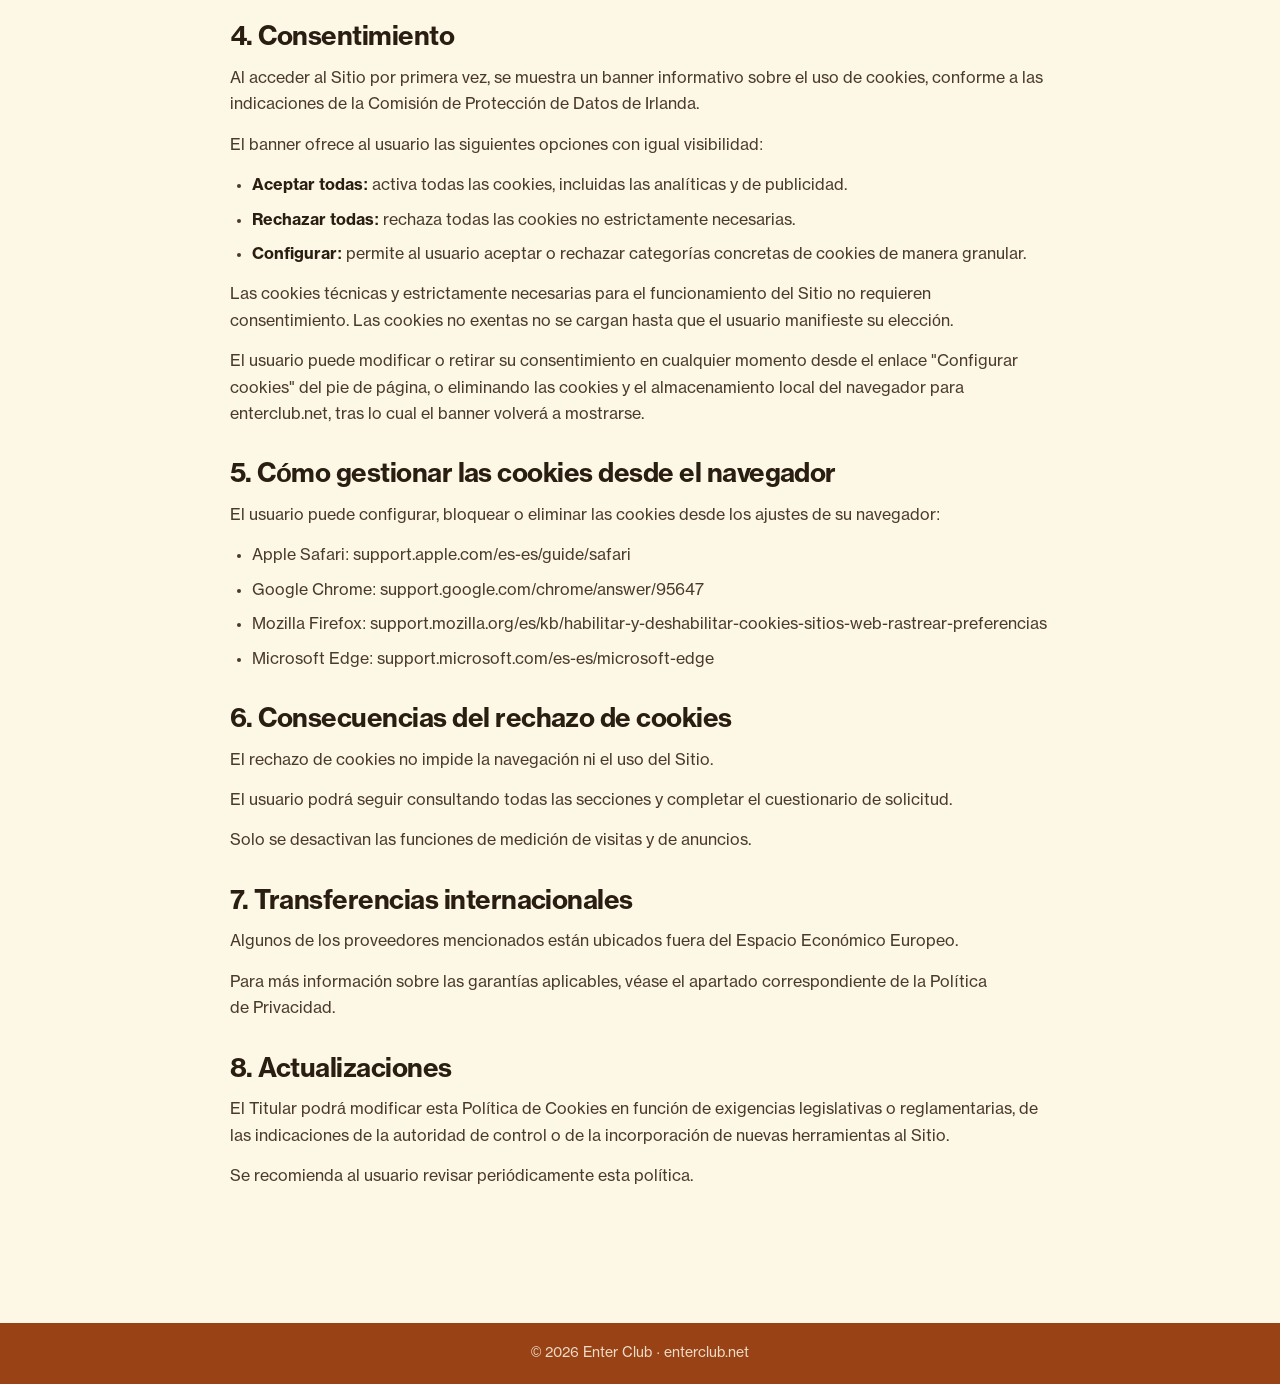
<file: cookies.html>
<!DOCTYPE html>
<html lang="es">
<head>
<meta charset="utf-8">
<meta name="viewport" content="width=device-width, initial-scale=1">
<title>Política de cookies · Enter Club</title>
<meta name="description" content="Política de cookies de Enter Club">
<link rel="stylesheet" href="css/styles.css">
</head>
<body>
<div style="font-family: var(--font-sans);">
<div style="background: var(--brand); padding: 16px clamp(20px,5vw,64px); display: flex; align-items: center; justify-content: space-between; font-family: var(--font-sans);">
  <a href="index.html" style="color: var(--text-on-brand); font-weight: var(--fw-bold); font-size: var(--fs-sm); text-decoration: none; display: flex; align-items: center; gap: 6px;">&larr; Volver</a>
  <span style="color: var(--text-on-brand); font-size: var(--fs-sm); font-weight: var(--fw-bold); letter-spacing: var(--ls-wider); text-transform: uppercase;">POLÍTICA DE COOKIES</span>
</div>
<div class="legal-content" style="max-width: 820px; margin: 0 auto; padding: clamp(48px,8vw,80px) clamp(20px,5vw,32px) clamp(64px,10vw,120px);">
<h1>Política de Cookies</h1>
<p><em>Última actualización: octubre de 2026</em></p>
<h2>1. Qué son las cookies</h2>
<p>Una cookie es un pequeño fichero de texto que un sitio web almacena en el navegador del usuario cuando este lo visita.</p>
<p>Las cookies permiten que el sitio recuerde información sobre la visita, como las preferencias del usuario, con el fin de facilitar la próxima visita y hacer que el sitio resulte más útil.</p>
<p>Esta Política de Cookies se aplica a enterclub.net (en adelante, "el Sitio"), titularidad de Delia Calzado (ENTERCLUB), y cumple con lo dispuesto en la Directiva 2002/58/CE sobre la privacidad y las comunicaciones electrónicas, en la normativa irlandesa que la desarrolla (S.I. No. 336/2011) y en el Reglamento (UE) 2016/679 (RGPD).</p>
<h2>2. Tipos de cookies utilizadas</h2>
<p>En función de quién sea la entidad que gestiona el dominio desde el que se envían las cookies y trata los datos obtenidos, se distinguen:</p>
<ul>
<li><strong>Cookies propias:</strong> enviadas al equipo del usuario desde un dominio gestionado por el Titular.</li>
<li><strong>Cookies de terceros:</strong> enviadas desde un dominio no gestionado por el Titular, sino por otra entidad que trata los datos obtenidos a través de las cookies.</li>
</ul>
<p>En función de la finalidad:</p>
<ul>
<li><strong>Cookies técnicas (necesarias):</strong> permiten la navegación y el uso de las distintas opciones del Sitio. Están exentas del deber de consentimiento.</li>
<li><strong>Cookies de análisis o medición:</strong> permiten cuantificar el número de usuarios y analizar el uso que hacen del Sitio para mejorarlo.</li>
<li><strong>Cookies de publicidad:</strong> permiten medir la eficacia de los anuncios del Titular y mostrar publicidad relevante en otras plataformas.</li>
</ul>
<h2>3. Cookies utilizadas en enterclub.net</h2>
<p>La tabla siguiente recoge las cookies que pueden instalarse en el Sitio. Se actualizará a medida que se incorporen o retiren herramientas.</p>
<table>
<tr><th>Nombre</th><th>Titular</th><th>Finalidad</th><th>Tipo</th><th>Duración</th></tr>
<tr><td>cookie_consent</td><td>ENTERCLUB</td><td>Almacenar la preferencia del usuario sobre el uso de cookies</td><td>Técnica propia</td><td>6 meses</td></tr>
<tr><td>_fbp</td><td>Meta Platforms Ireland Ltd.</td><td>Medir las visitas y solicitudes procedentes de los anuncios del Titular en Facebook e Instagram</td><td>Publicidad de terceros</td><td>3 meses</td></tr>
<tr><td>fr</td><td>Meta Platforms Ireland Ltd.</td><td>Medir y mostrar anuncios en las plataformas de Meta</td><td>Publicidad de terceros</td><td>3 meses</td></tr>
<tr><td>_ga, _ga_*</td><td>Google Ireland Ltd. / Google LLC (EE. UU.)</td><td>Distinguir usuarios y sesiones para la medición de audiencia con Google Analytics, cuando se incorpore al Sitio</td><td>Analítica de terceros</td><td>Hasta 2 años</td></tr>
</table>
<p>Las cookies analíticas y de publicidad permanecen desactivadas por defecto y solo se instalan cuando el usuario acepta su uso desde el banner. Si el usuario rechaza o no responde al banner, dichas cookies no se instalarán.</p>
<p>El cuestionario de solicitud se presenta en el sitio web de Tally, que aplica sus propias cookies y políticas.</p>
<h2>4. Consentimiento</h2>
<p>Al acceder al Sitio por primera vez, se muestra un banner informativo sobre el uso de cookies, conforme a las indicaciones de la Comisión de Protección de Datos de Irlanda.</p>
<p>El banner ofrece al usuario las siguientes opciones con igual visibilidad:</p>
<ul>
<li><strong>Aceptar todas:</strong> activa todas las cookies, incluidas las analíticas y de publicidad.</li>
<li><strong>Rechazar todas:</strong> rechaza todas las cookies no estrictamente necesarias.</li>
<li><strong>Configurar:</strong> permite al usuario aceptar o rechazar categorías concretas de cookies de manera granular.</li>
</ul>
<p>Las cookies técnicas y estrictamente necesarias para el funcionamiento del Sitio no requieren consentimiento. Las cookies no exentas no se cargan hasta que el usuario manifieste su elección.</p>
<p>El usuario puede modificar o retirar su consentimiento en cualquier momento desde el enlace "Configurar cookies" del pie de página, o eliminando las cookies y el almacenamiento local del navegador para enterclub.net, tras lo cual el banner volverá a mostrarse.</p>
<h2>5. Cómo gestionar las cookies desde el navegador</h2>
<p>El usuario puede configurar, bloquear o eliminar las cookies desde los ajustes de su navegador:</p>
<ul>
<li>Apple Safari: support.apple.com/es-es/guide/safari</li>
<li>Google Chrome: support.google.com/chrome/answer/95647</li>
<li>Mozilla Firefox: support.mozilla.org/es/kb/habilitar-y-deshabilitar-cookies-sitios-web-rastrear-preferencias</li>
<li>Microsoft Edge: support.microsoft.com/es-es/microsoft-edge</li>
</ul>
<h2>6. Consecuencias del rechazo de cookies</h2>
<p>El rechazo de cookies no impide la navegación ni el uso del Sitio.</p>
<p>El usuario podrá seguir consultando todas las secciones y completar el cuestionario de solicitud.</p>
<p>Solo se desactivan las funciones de medición de visitas y de anuncios.</p>
<h2>7. Transferencias internacionales</h2>
<p>Algunos de los proveedores mencionados están ubicados fuera del Espacio Económico Europeo.</p>
<p>Para más información sobre las garantías aplicables, véase el apartado correspondiente de la Política de Privacidad.</p>
<h2>8. Actualizaciones</h2>
<p>El Titular podrá modificar esta Política de Cookies en función de exigencias legislativas o reglamentarias, de las indicaciones de la autoridad de control o de la incorporación de nuevas herramientas al Sitio.</p>
<p>Se recomienda al usuario revisar periódicamente esta política.</p>
</div>

<div style="background: var(--brand); padding: 20px clamp(20px,5vw,64px); text-align: center;">
  <p style="margin: 0; font-family: var(--font-sans); font-size: var(--fs-sm); color: var(--text-on-brand); opacity: 0.85;">© 2026 Enter Club · enterclub.net</p>
</div>
</div>
</body>
</html>
</file>
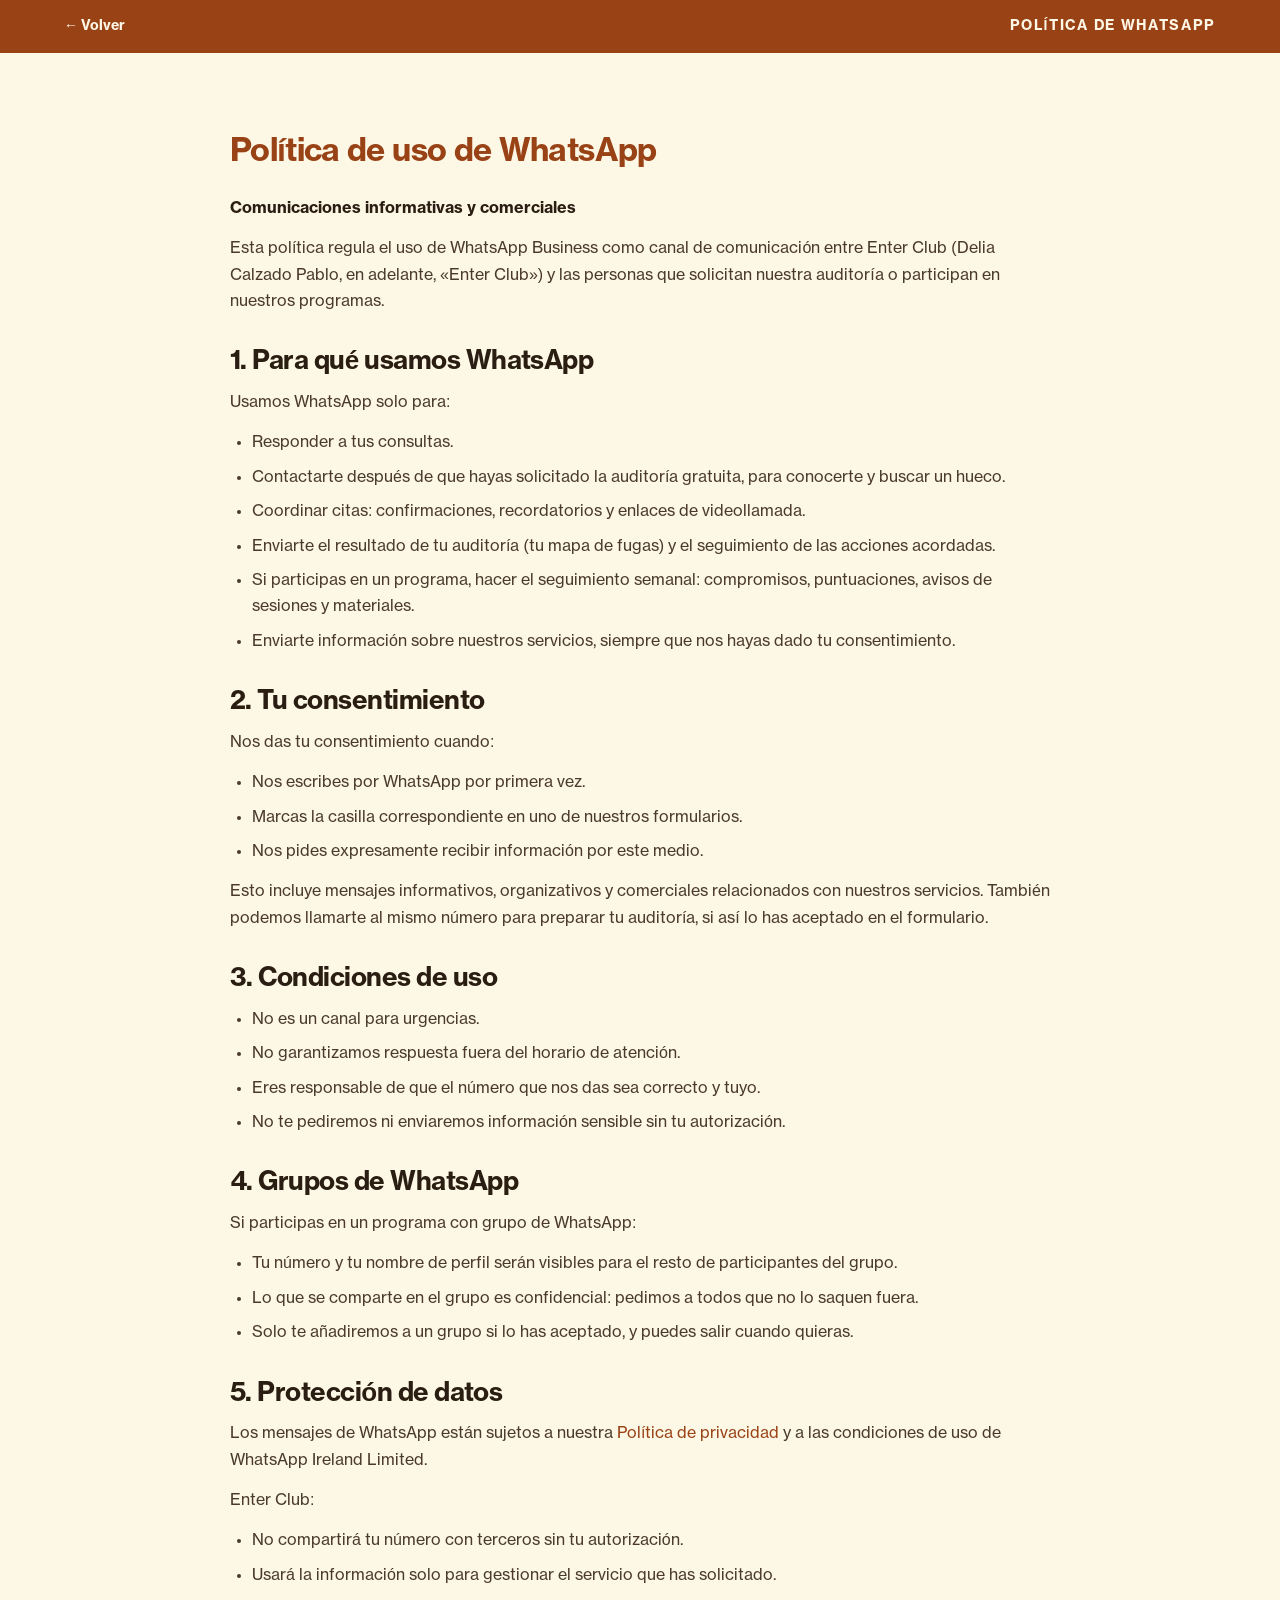
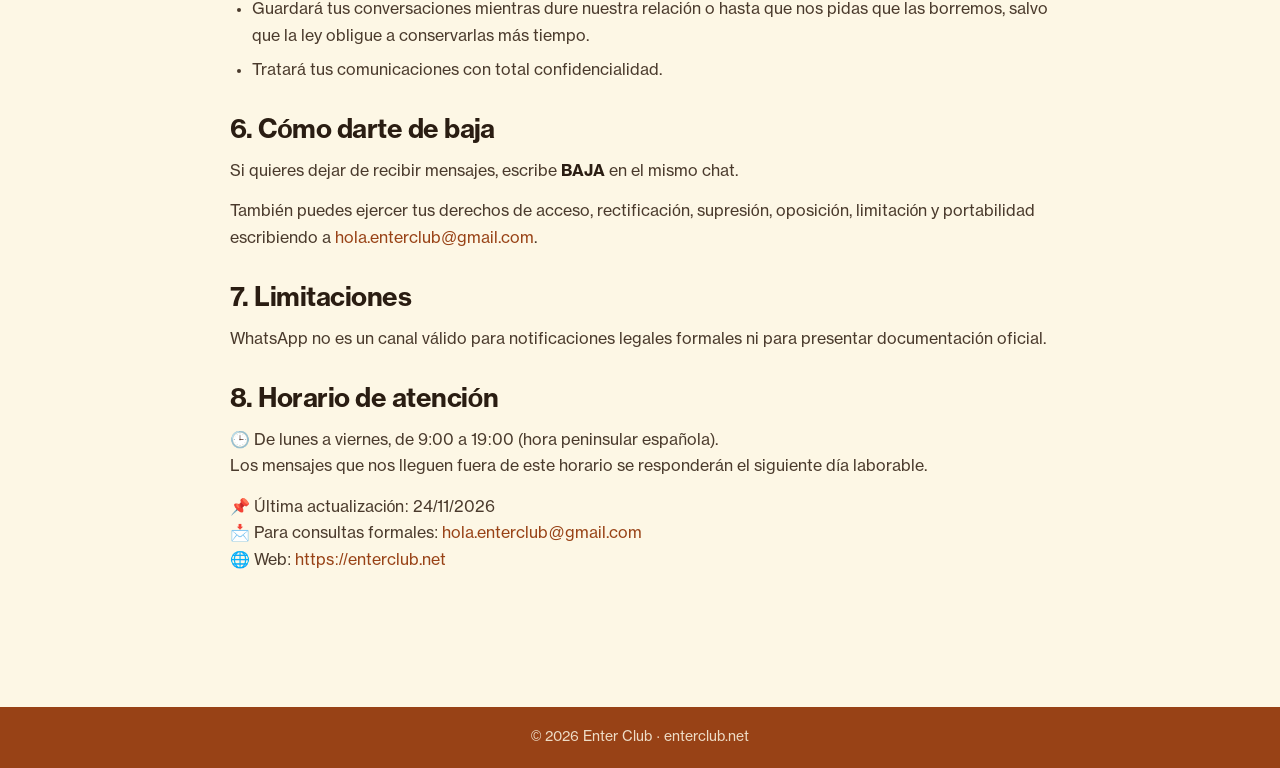
<file: politica-whatsapp.html>
<!DOCTYPE html>
<html lang="es">
<head>
<meta charset="utf-8">
<meta name="viewport" content="width=device-width, initial-scale=1">
<title>Política de uso de WhatsApp · Enter Club</title>
<meta name="description" content="Política de uso de WhatsApp de Enter Club">
<link rel="stylesheet" href="css/styles.css">
  <!-- Meta Pixel Code -->
  <script>
  !function(f,b,e,v,n,t,s)
  {if(f.fbq)return;n=f.fbq=function(){n.callMethod?
  n.callMethod.apply(n,arguments):n.queue.push(arguments)};
  if(!f._fbq)f._fbq=n;n.push=n;n.loaded=!0;n.version='2.0';
  n.queue=[];t=b.createElement(e);t.async=!0;
  t.src=v;s=b.getElementsByTagName(e)[0];
  s.parentNode.insertBefore(t,s)}(window, document,'script',
  'https://connect.facebook.net/en_US/fbevents.js');
  fbq('init', '2051156148868420');
  fbq('track', 'PageView');
  </script>
  <noscript><img height="1" width="1" style="display:none"
  src="https://www.facebook.com/tr?id=2051156148868420&ev=PageView&noscript=1"
  /></noscript>
  <!-- End Meta Pixel Code -->
</head>
<body>
<div style="font-family: var(--font-sans);">
<div style="background: var(--brand); padding: 16px clamp(20px,5vw,64px); display: flex; align-items: center; justify-content: space-between; font-family: var(--font-sans);">
  <a href="index.html" style="color: var(--text-on-brand); font-weight: var(--fw-bold); font-size: var(--fs-sm); text-decoration: none; display: flex; align-items: center; gap: 6px;">&larr; Volver</a>
  <span style="color: var(--text-on-brand); font-size: var(--fs-sm); font-weight: var(--fw-bold); letter-spacing: var(--ls-wider); text-transform: uppercase;">POLÍTICA DE WHATSAPP</span>
</div>
<div class="legal-content" style="max-width: 820px; margin: 0 auto; padding: clamp(48px,8vw,80px) clamp(20px,5vw,32px) clamp(64px,10vw,120px);">
<h1>Política de uso de WhatsApp</h1>
<p><strong>Comunicaciones informativas y comerciales</strong></p>
<p>Esta política regula el uso de WhatsApp Business como canal de comunicación entre Enter Club (Delia Calzado Pablo, en adelante, «Enter Club») y las personas que solicitan nuestra auditoría o participan en nuestros programas.</p>
<h2>1. Para qué usamos WhatsApp</h2>
<p>Usamos WhatsApp solo para:</p>
<ul>
<li>Responder a tus consultas.</li>
<li>Contactarte después de que hayas solicitado la auditoría gratuita, para conocerte y buscar un hueco.</li>
<li>Coordinar citas: confirmaciones, recordatorios y enlaces de videollamada.</li>
<li>Enviarte el resultado de tu auditoría (tu mapa de fugas) y el seguimiento de las acciones acordadas.</li>
<li>Si participas en un programa, hacer el seguimiento semanal: compromisos, puntuaciones, avisos de sesiones y materiales.</li>
<li>Enviarte información sobre nuestros servicios, siempre que nos hayas dado tu consentimiento.</li>
</ul>
<h2>2. Tu consentimiento</h2>
<p>Nos das tu consentimiento cuando:</p>
<ul>
<li>Nos escribes por WhatsApp por primera vez.</li>
<li>Marcas la casilla correspondiente en uno de nuestros formularios.</li>
<li>Nos pides expresamente recibir información por este medio.</li>
</ul>
<p>Esto incluye mensajes informativos, organizativos y comerciales relacionados con nuestros servicios. También podemos llamarte al mismo número para preparar tu auditoría, si así lo has aceptado en el formulario.</p>
<h2>3. Condiciones de uso</h2>
<ul>
<li>No es un canal para urgencias.</li>
<li>No garantizamos respuesta fuera del horario de atención.</li>
<li>Eres responsable de que el número que nos das sea correcto y tuyo.</li>
<li>No te pediremos ni enviaremos información sensible sin tu autorización.</li>
</ul>
<h2>4. Grupos de WhatsApp</h2>
<p>Si participas en un programa con grupo de WhatsApp:</p>
<ul>
<li>Tu número y tu nombre de perfil serán visibles para el resto de participantes del grupo.</li>
<li>Lo que se comparte en el grupo es confidencial: pedimos a todos que no lo saquen fuera.</li>
<li>Solo te añadiremos a un grupo si lo has aceptado, y puedes salir cuando quieras.</li>
</ul>
<h2>5. Protección de datos</h2>
<p>Los mensajes de WhatsApp están sujetos a nuestra <a href="privacidad.html">Política de privacidad</a> y a las condiciones de uso de WhatsApp Ireland Limited.</p>
<p>Enter Club:</p>
<ul>
<li>No compartirá tu número con terceros sin tu autorización.</li>
<li>Usará la información solo para gestionar el servicio que has solicitado.</li>
<li>Guardará tus conversaciones mientras dure nuestra relación o hasta que nos pidas que las borremos, salvo que la ley obligue a conservarlas más tiempo.</li>
<li>Tratará tus comunicaciones con total confidencialidad.</li>
</ul>
<h2>6. Cómo darte de baja</h2>
<p>Si quieres dejar de recibir mensajes, escribe <strong>BAJA</strong> en el mismo chat.</p>
<p>También puedes ejercer tus derechos de acceso, rectificación, supresión, oposición, limitación y portabilidad escribiendo a <a href="mailto:hola.enterclub@gmail.com">hola.enterclub@gmail.com</a>.</p>
<h2>7. Limitaciones</h2>
<p>WhatsApp no es un canal válido para notificaciones legales formales ni para presentar documentación oficial.</p>
<h2>8. Horario de atención</h2>
<p>🕒 De lunes a viernes, de 9:00 a 19:00 (hora peninsular española).<br>Los mensajes que nos lleguen fuera de este horario se responderán el siguiente día laborable.</p>
<p>📌 Última actualización: 24/11/2026<br>📩 Para consultas formales: <a href="mailto:hola.enterclub@gmail.com">hola.enterclub@gmail.com</a><br>🌐 Web: <a href="https://enterclub.net">https://enterclub.net</a></p>
</div>

<div style="background: var(--brand); padding: 20px clamp(20px,5vw,64px); text-align: center;">
  <p style="margin: 0; font-family: var(--font-sans); font-size: var(--fs-sm); color: var(--text-on-brand); opacity: 0.85;">© 2026 Enter Club · enterclub.net</p>
</div>
</div>
</body>
</html>
</file>
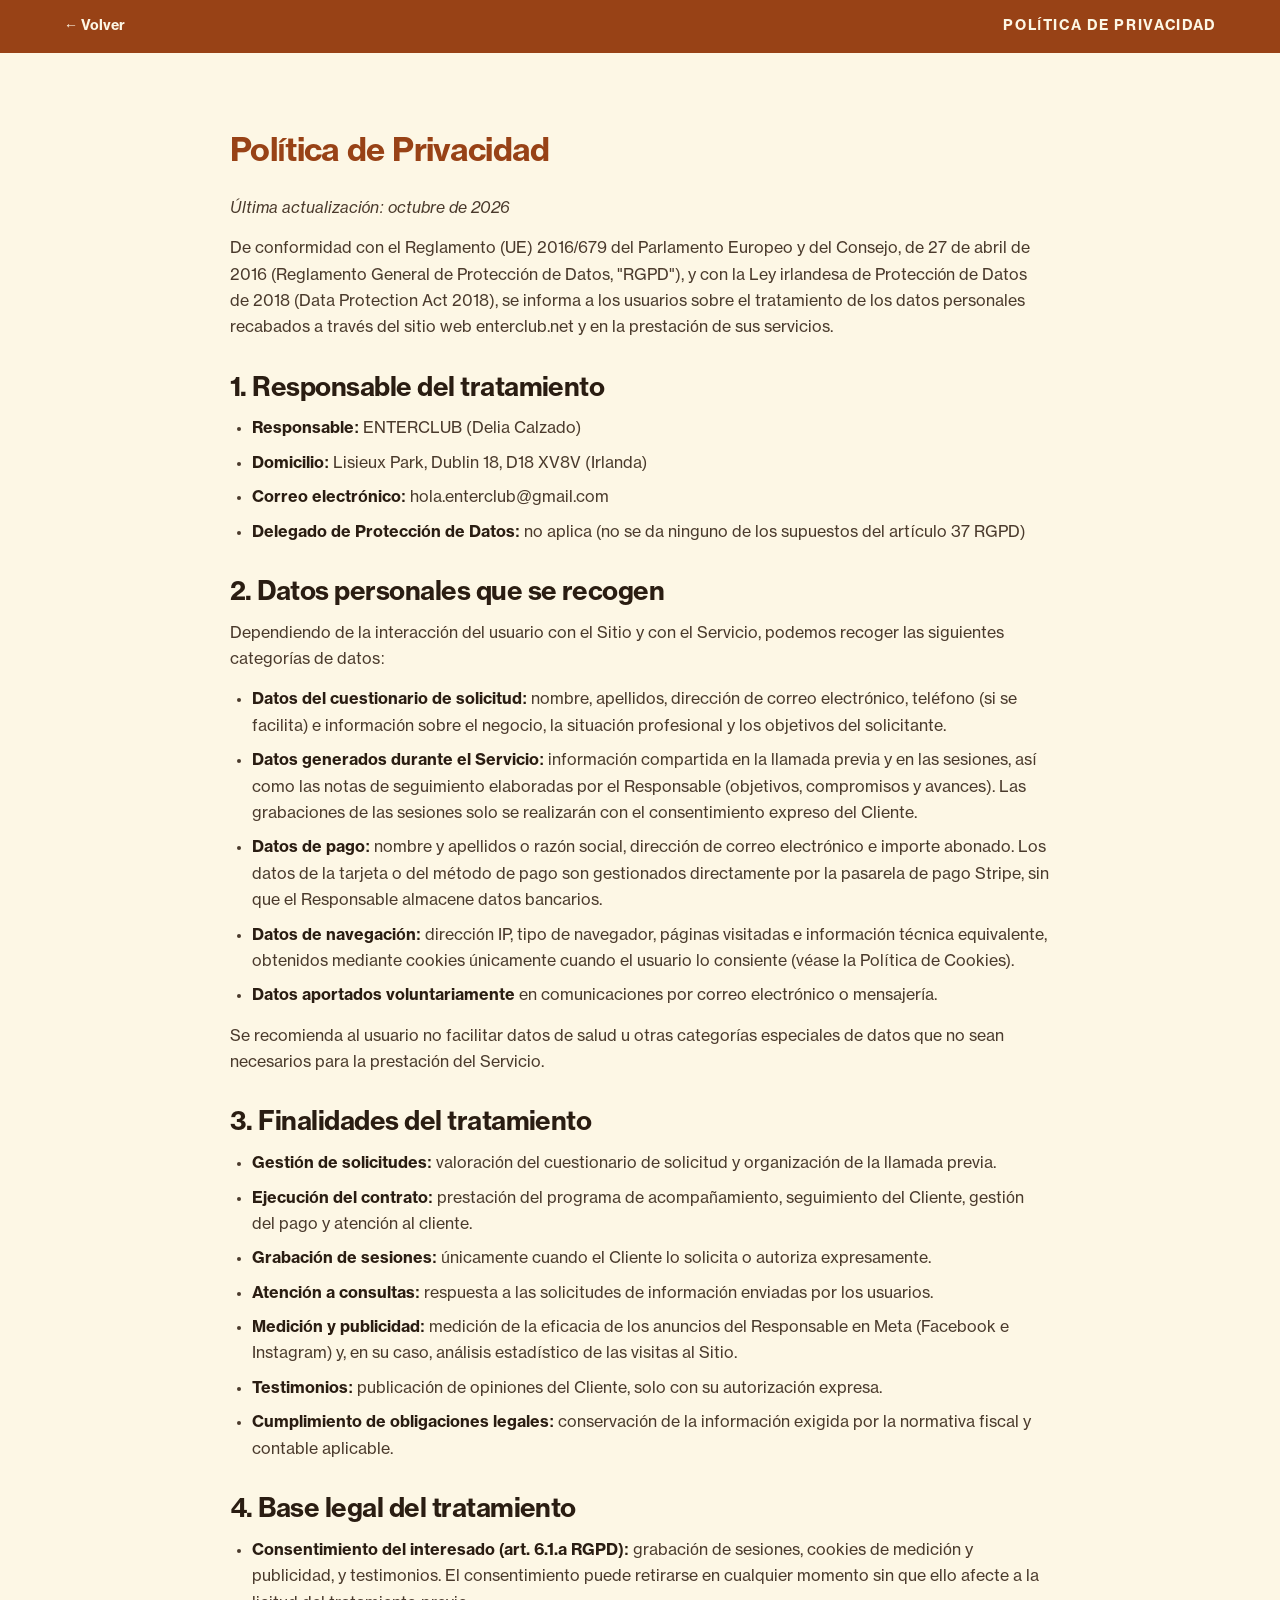
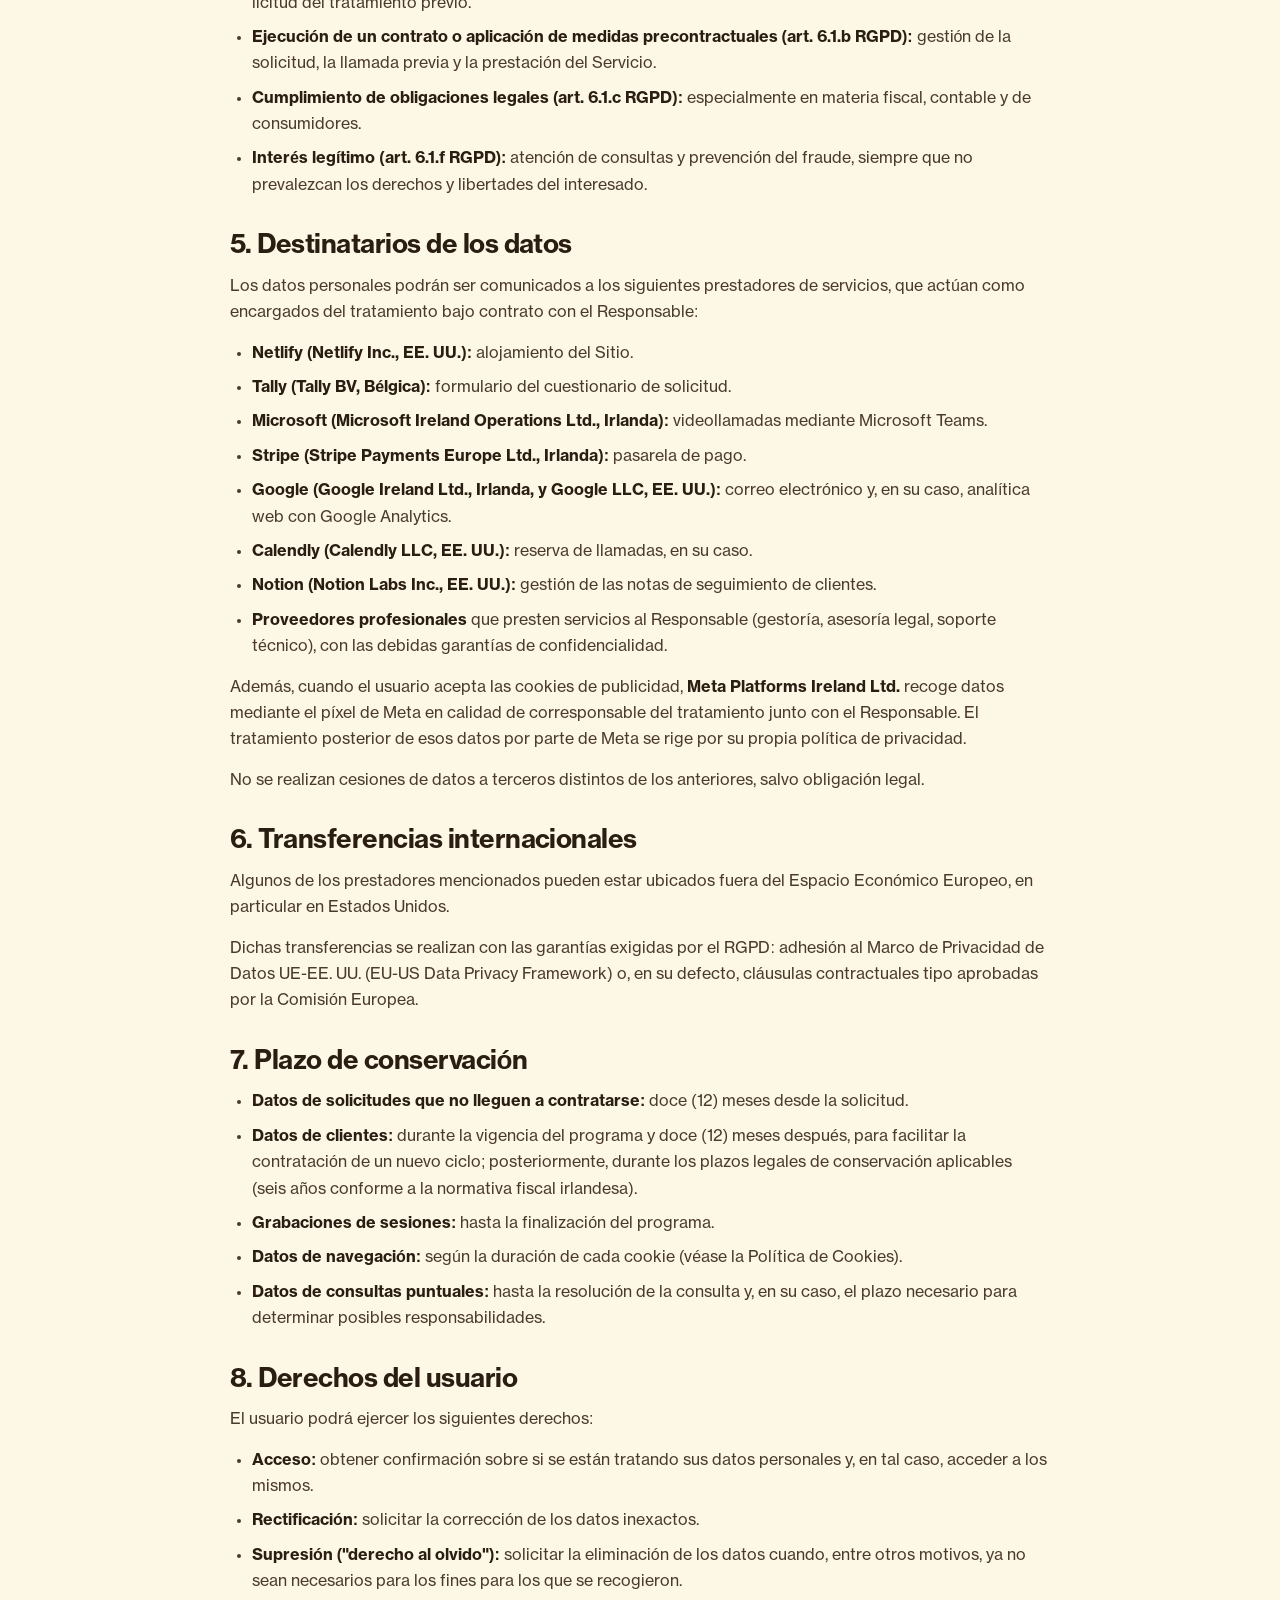
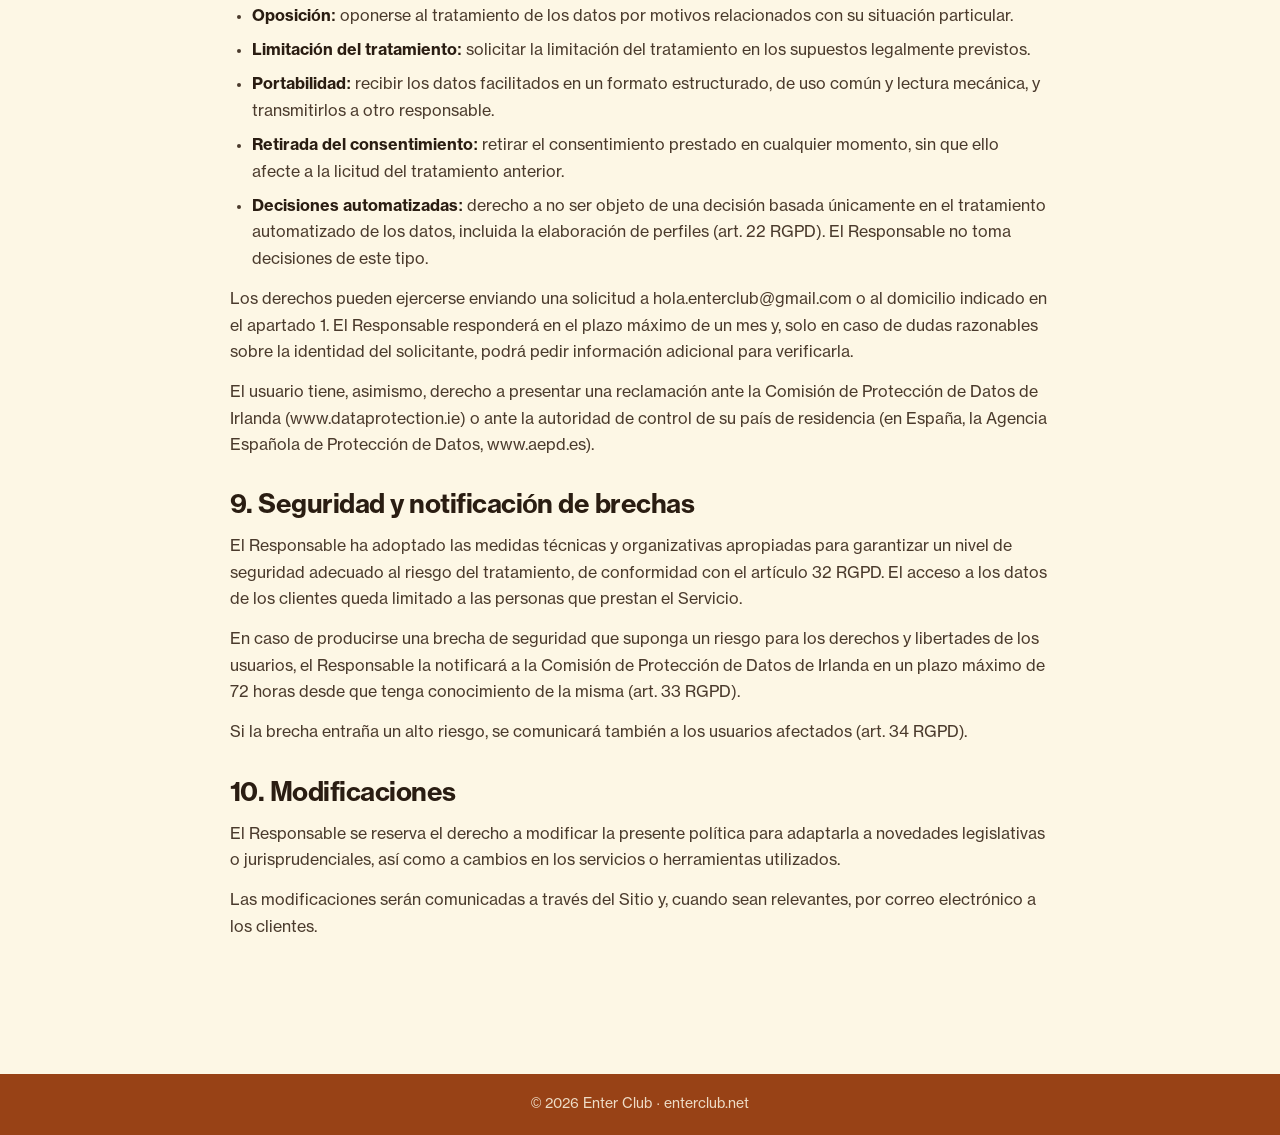
<file: privacidad.html>
<!DOCTYPE html>
<html lang="es">
<head>
<meta charset="utf-8">
<meta name="viewport" content="width=device-width, initial-scale=1">
<title>Política de privacidad · Enter Club</title>
<meta name="description" content="Política de privacidad de Enter Club">
<link rel="stylesheet" href="css/styles.css">
</head>
<body>
<div style="font-family: var(--font-sans);">
<div style="background: var(--brand); padding: 16px clamp(20px,5vw,64px); display: flex; align-items: center; justify-content: space-between; font-family: var(--font-sans);">
  <a href="index.html" style="color: var(--text-on-brand); font-weight: var(--fw-bold); font-size: var(--fs-sm); text-decoration: none; display: flex; align-items: center; gap: 6px;">&larr; Volver</a>
  <span style="color: var(--text-on-brand); font-size: var(--fs-sm); font-weight: var(--fw-bold); letter-spacing: var(--ls-wider); text-transform: uppercase;">POLÍTICA DE PRIVACIDAD</span>
</div>
<div class="legal-content" style="max-width: 820px; margin: 0 auto; padding: clamp(48px,8vw,80px) clamp(20px,5vw,32px) clamp(64px,10vw,120px);">
<h1>Política de Privacidad</h1>
<p><em>Última actualización: octubre de 2026</em></p>
<p>De conformidad con el Reglamento (UE) 2016/679 del Parlamento Europeo y del Consejo, de 27 de abril de 2016 (Reglamento General de Protección de Datos, "RGPD"), y con la Ley irlandesa de Protección de Datos de 2018 (Data Protection Act 2018), se informa a los usuarios sobre el tratamiento de los datos personales recabados a través del sitio web enterclub.net y en la prestación de sus servicios.</p>
<h2>1. Responsable del tratamiento</h2>
<ul>
<li><strong>Responsable:</strong> ENTERCLUB (Delia Calzado)</li>
<li><strong>Domicilio:</strong> Lisieux Park, Dublin 18, D18 XV8V (Irlanda)</li>
<li><strong>Correo electrónico:</strong> hola.enterclub@gmail.com</li>
<li><strong>Delegado de Protección de Datos:</strong> no aplica (no se da ninguno de los supuestos del artículo 37 RGPD)</li>
</ul>
<h2>2. Datos personales que se recogen</h2>
<p>Dependiendo de la interacción del usuario con el Sitio y con el Servicio, podemos recoger las siguientes categorías de datos:</p>
<ul>
<li><strong>Datos del cuestionario de solicitud:</strong> nombre, apellidos, dirección de correo electrónico, teléfono (si se facilita) e información sobre el negocio, la situación profesional y los objetivos del solicitante.</li>
<li><strong>Datos generados durante el Servicio:</strong> información compartida en la llamada previa y en las sesiones, así como las notas de seguimiento elaboradas por el Responsable (objetivos, compromisos y avances). Las grabaciones de las sesiones solo se realizarán con el consentimiento expreso del Cliente.</li>
<li><strong>Datos de pago:</strong> nombre y apellidos o razón social, dirección de correo electrónico e importe abonado. Los datos de la tarjeta o del método de pago son gestionados directamente por la pasarela de pago Stripe, sin que el Responsable almacene datos bancarios.</li>
<li><strong>Datos de navegación:</strong> dirección IP, tipo de navegador, páginas visitadas e información técnica equivalente, obtenidos mediante cookies únicamente cuando el usuario lo consiente (véase la Política de Cookies).</li>
<li><strong>Datos aportados voluntariamente</strong> en comunicaciones por correo electrónico o mensajería.</li>
</ul>
<p>Se recomienda al usuario no facilitar datos de salud u otras categorías especiales de datos que no sean necesarios para la prestación del Servicio.</p>
<h2>3. Finalidades del tratamiento</h2>
<ul>
<li><strong>Gestión de solicitudes:</strong> valoración del cuestionario de solicitud y organización de la llamada previa.</li>
<li><strong>Ejecución del contrato:</strong> prestación del programa de acompañamiento, seguimiento del Cliente, gestión del pago y atención al cliente.</li>
<li><strong>Grabación de sesiones:</strong> únicamente cuando el Cliente lo solicita o autoriza expresamente.</li>
<li><strong>Atención a consultas:</strong> respuesta a las solicitudes de información enviadas por los usuarios.</li>
<li><strong>Medición y publicidad:</strong> medición de la eficacia de los anuncios del Responsable en Meta (Facebook e Instagram) y, en su caso, análisis estadístico de las visitas al Sitio.</li>
<li><strong>Testimonios:</strong> publicación de opiniones del Cliente, solo con su autorización expresa.</li>
<li><strong>Cumplimiento de obligaciones legales:</strong> conservación de la información exigida por la normativa fiscal y contable aplicable.</li>
</ul>
<h2>4. Base legal del tratamiento</h2>
<ul>
<li><strong>Consentimiento del interesado (art. 6.1.a RGPD):</strong> grabación de sesiones, cookies de medición y publicidad, y testimonios. El consentimiento puede retirarse en cualquier momento sin que ello afecte a la licitud del tratamiento previo.</li>
<li><strong>Ejecución de un contrato o aplicación de medidas precontractuales (art. 6.1.b RGPD):</strong> gestión de la solicitud, la llamada previa y la prestación del Servicio.</li>
<li><strong>Cumplimiento de obligaciones legales (art. 6.1.c RGPD):</strong> especialmente en materia fiscal, contable y de consumidores.</li>
<li><strong>Interés legítimo (art. 6.1.f RGPD):</strong> atención de consultas y prevención del fraude, siempre que no prevalezcan los derechos y libertades del interesado.</li>
</ul>
<h2>5. Destinatarios de los datos</h2>
<p>Los datos personales podrán ser comunicados a los siguientes prestadores de servicios, que actúan como encargados del tratamiento bajo contrato con el Responsable:</p>
<ul>
<li><strong>Netlify (Netlify Inc., EE.&nbsp;UU.):</strong> alojamiento del Sitio.</li>
<li><strong>Tally (Tally BV, Bélgica):</strong> formulario del cuestionario de solicitud.</li>
<li><strong>Microsoft (Microsoft Ireland Operations Ltd., Irlanda):</strong> videollamadas mediante Microsoft Teams.</li>
<li><strong>Stripe (Stripe Payments Europe Ltd., Irlanda):</strong> pasarela de pago.</li>
<li><strong>Google (Google Ireland Ltd., Irlanda, y Google LLC, EE.&nbsp;UU.):</strong> correo electrónico y, en su caso, analítica web con Google Analytics.</li>
<li><strong>Calendly (Calendly LLC, EE.&nbsp;UU.):</strong> reserva de llamadas, en su caso.</li>
<li><strong>Notion (Notion Labs Inc., EE.&nbsp;UU.):</strong> gestión de las notas de seguimiento de clientes.</li>
<li><strong>Proveedores profesionales</strong> que presten servicios al Responsable (gestoría, asesoría legal, soporte técnico), con las debidas garantías de confidencialidad.</li>
</ul>
<p>Además, cuando el usuario acepta las cookies de publicidad, <strong>Meta Platforms Ireland Ltd.</strong> recoge datos mediante el píxel de Meta en calidad de corresponsable del tratamiento junto con el Responsable. El tratamiento posterior de esos datos por parte de Meta se rige por su propia política de privacidad.</p>
<p>No se realizan cesiones de datos a terceros distintos de los anteriores, salvo obligación legal.</p>
<h2>6. Transferencias internacionales</h2>
<p>Algunos de los prestadores mencionados pueden estar ubicados fuera del Espacio Económico Europeo, en particular en Estados Unidos.</p>
<p>Dichas transferencias se realizan con las garantías exigidas por el RGPD: adhesión al Marco de Privacidad de Datos UE-EE.&nbsp;UU. (EU-US Data Privacy Framework) o, en su defecto, cláusulas contractuales tipo aprobadas por la Comisión Europea.</p>
<h2>7. Plazo de conservación</h2>
<ul>
<li><strong>Datos de solicitudes que no lleguen a contratarse:</strong> doce (12) meses desde la solicitud.</li>
<li><strong>Datos de clientes:</strong> durante la vigencia del programa y doce (12) meses después, para facilitar la contratación de un nuevo ciclo; posteriormente, durante los plazos legales de conservación aplicables (seis años conforme a la normativa fiscal irlandesa).</li>
<li><strong>Grabaciones de sesiones:</strong> hasta la finalización del programa.</li>
<li><strong>Datos de navegación:</strong> según la duración de cada cookie (véase la Política de Cookies).</li>
<li><strong>Datos de consultas puntuales:</strong> hasta la resolución de la consulta y, en su caso, el plazo necesario para determinar posibles responsabilidades.</li>
</ul>
<h2>8. Derechos del usuario</h2>
<p>El usuario podrá ejercer los siguientes derechos:</p>
<ul>
<li><strong>Acceso:</strong> obtener confirmación sobre si se están tratando sus datos personales y, en tal caso, acceder a los mismos.</li>
<li><strong>Rectificación:</strong> solicitar la corrección de los datos inexactos.</li>
<li><strong>Supresión ("derecho al olvido"):</strong> solicitar la eliminación de los datos cuando, entre otros motivos, ya no sean necesarios para los fines para los que se recogieron.</li>
<li><strong>Oposición:</strong> oponerse al tratamiento de los datos por motivos relacionados con su situación particular.</li>
<li><strong>Limitación del tratamiento:</strong> solicitar la limitación del tratamiento en los supuestos legalmente previstos.</li>
<li><strong>Portabilidad:</strong> recibir los datos facilitados en un formato estructurado, de uso común y lectura mecánica, y transmitirlos a otro responsable.</li>
<li><strong>Retirada del consentimiento:</strong> retirar el consentimiento prestado en cualquier momento, sin que ello afecte a la licitud del tratamiento anterior.</li>
<li><strong>Decisiones automatizadas:</strong> derecho a no ser objeto de una decisión basada únicamente en el tratamiento automatizado de los datos, incluida la elaboración de perfiles (art. 22 RGPD). El Responsable no toma decisiones de este tipo.</li>
</ul>
<p>Los derechos pueden ejercerse enviando una solicitud a hola.enterclub@gmail.com o al domicilio indicado en el apartado 1. El Responsable responderá en el plazo máximo de un mes y, solo en caso de dudas razonables sobre la identidad del solicitante, podrá pedir información adicional para verificarla.</p>
<p>El usuario tiene, asimismo, derecho a presentar una reclamación ante la Comisión de Protección de Datos de Irlanda (www.dataprotection.ie) o ante la autoridad de control de su país de residencia (en España, la Agencia Española de Protección de Datos, www.aepd.es).</p>
<h2>9. Seguridad y notificación de brechas</h2>
<p>El Responsable ha adoptado las medidas técnicas y organizativas apropiadas para garantizar un nivel de seguridad adecuado al riesgo del tratamiento, de conformidad con el artículo 32 RGPD. El acceso a los datos de los clientes queda limitado a las personas que prestan el Servicio.</p>
<p>En caso de producirse una brecha de seguridad que suponga un riesgo para los derechos y libertades de los usuarios, el Responsable la notificará a la Comisión de Protección de Datos de Irlanda en un plazo máximo de 72 horas desde que tenga conocimiento de la misma (art. 33 RGPD).</p>
<p>Si la brecha entraña un alto riesgo, se comunicará también a los usuarios afectados (art. 34 RGPD).</p>
<h2>10. Modificaciones</h2>
<p>El Responsable se reserva el derecho a modificar la presente política para adaptarla a novedades legislativas o jurisprudenciales, así como a cambios en los servicios o herramientas utilizados.</p>
<p>Las modificaciones serán comunicadas a través del Sitio y, cuando sean relevantes, por correo electrónico a los clientes.</p>
</div>

<div style="background: var(--brand); padding: 20px clamp(20px,5vw,64px); text-align: center;">
  <p style="margin: 0; font-family: var(--font-sans); font-size: var(--fs-sm); color: var(--text-on-brand); opacity: 0.85;">© 2026 Enter Club · enterclub.net</p>
</div>
</div>
</body>
</html>
</file>
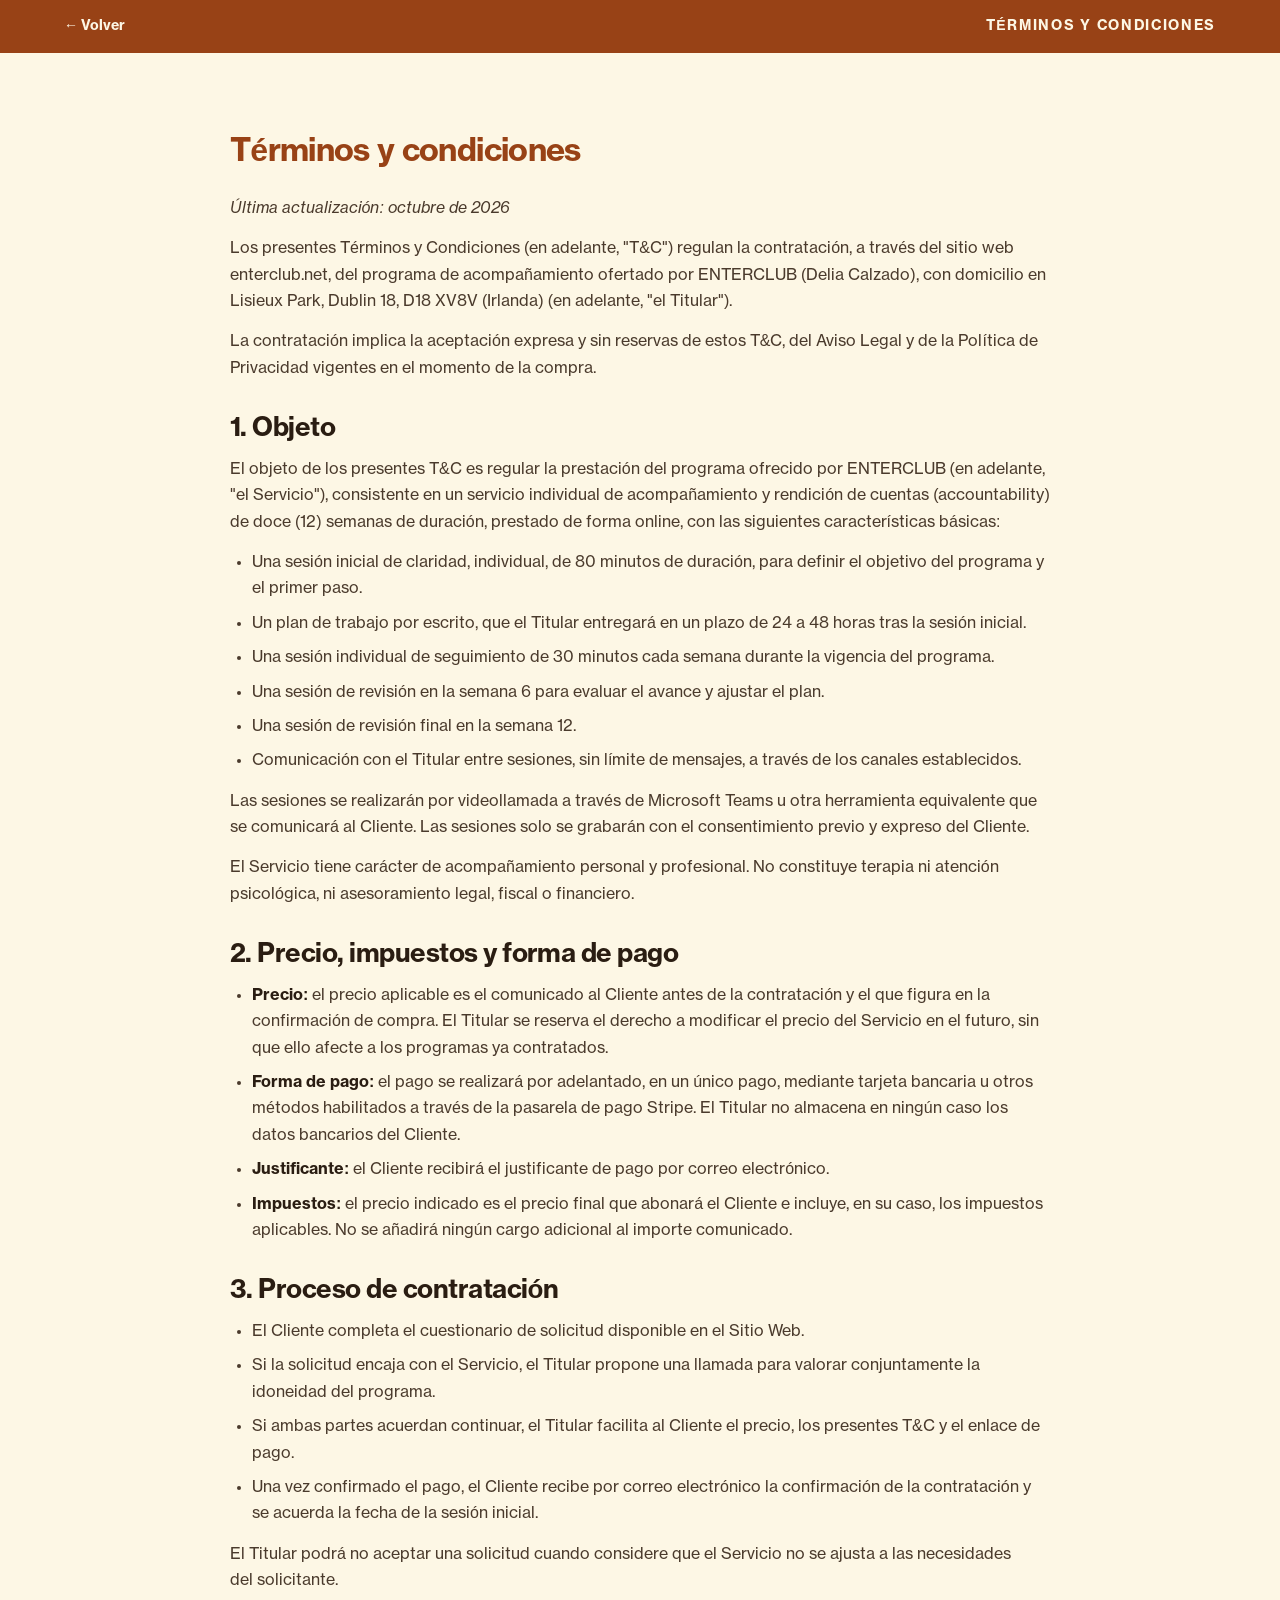
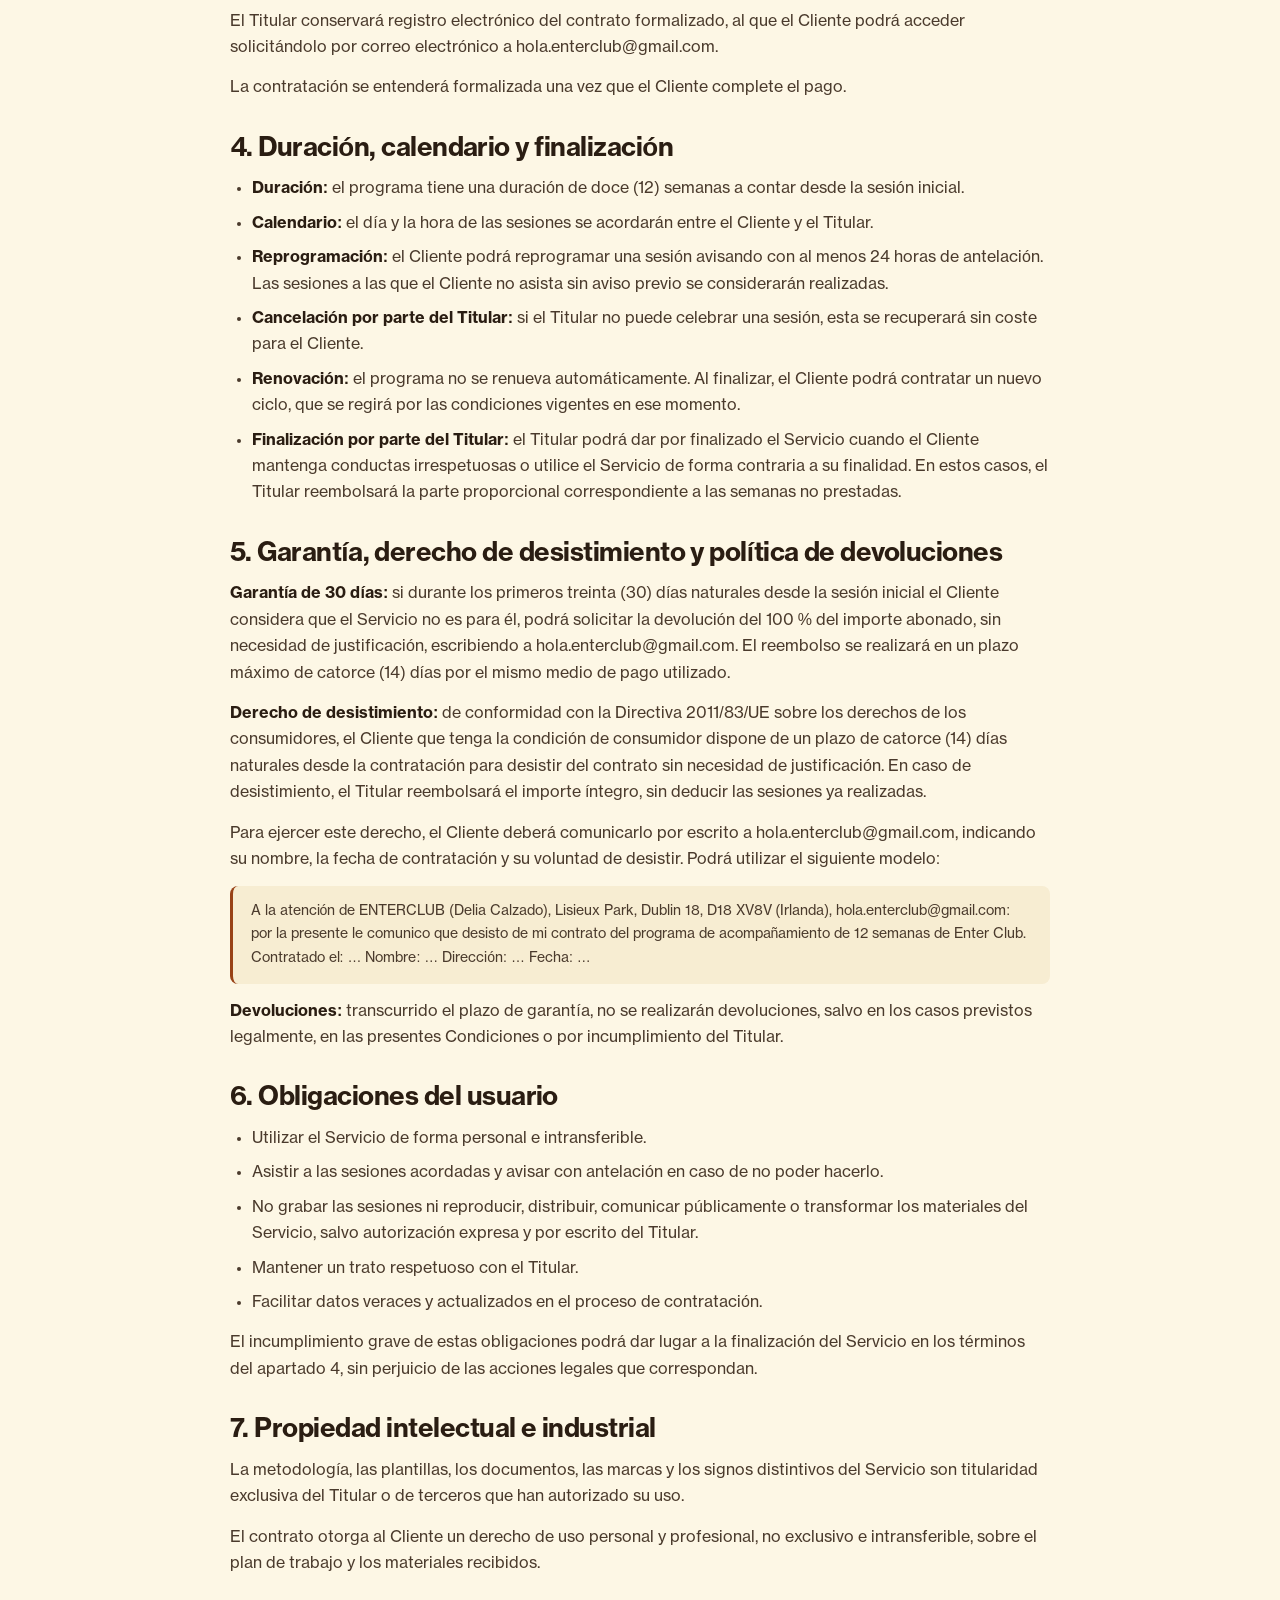
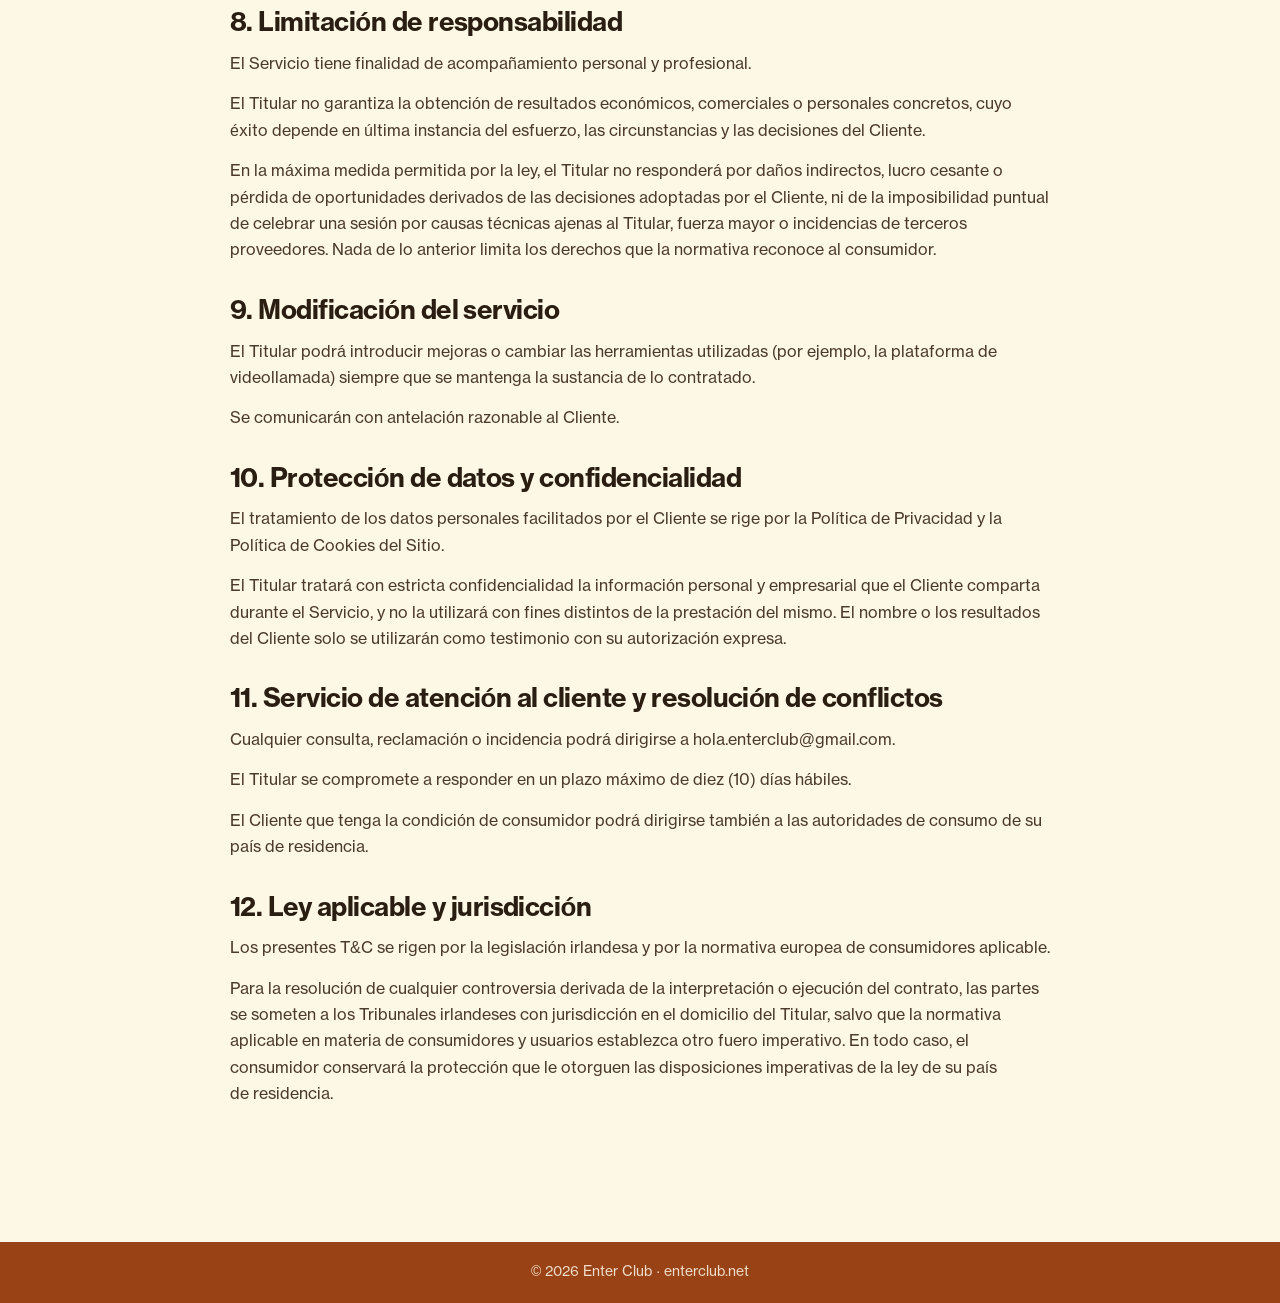
<file: terminos.html>
<!DOCTYPE html>
<html lang="es">
<head>
<meta charset="utf-8">
<meta name="viewport" content="width=device-width, initial-scale=1">
<title>Términos y condiciones · Enter Club</title>
<meta name="description" content="Términos y condiciones de Enter Club">
<link rel="stylesheet" href="css/styles.css">
</head>
<body>
<div style="font-family: var(--font-sans);">
<div style="background: var(--brand); padding: 16px clamp(20px,5vw,64px); display: flex; align-items: center; justify-content: space-between; font-family: var(--font-sans);">
  <a href="index.html" style="color: var(--text-on-brand); font-weight: var(--fw-bold); font-size: var(--fs-sm); text-decoration: none; display: flex; align-items: center; gap: 6px;">&larr; Volver</a>
  <span style="color: var(--text-on-brand); font-size: var(--fs-sm); font-weight: var(--fw-bold); letter-spacing: var(--ls-wider); text-transform: uppercase;">TÉRMINOS Y CONDICIONES</span>
</div>
<div class="legal-content" style="max-width: 820px; margin: 0 auto; padding: clamp(48px,8vw,80px) clamp(20px,5vw,32px) clamp(64px,10vw,120px);">
<h1>Términos y condiciones</h1>
<p><em>Última actualización: octubre de 2026</em></p>
<p>Los presentes Términos y Condiciones (en adelante, "T&amp;C") regulan la contratación, a través del sitio web enterclub.net, del programa de acompañamiento ofertado por ENTERCLUB (Delia Calzado), con domicilio en Lisieux Park, Dublin 18, D18 XV8V (Irlanda) (en adelante, "el Titular").</p>
<p>La contratación implica la aceptación expresa y sin reservas de estos T&amp;C, del Aviso Legal y de la Política de Privacidad vigentes en el momento de la compra.</p>
<h2>1. Objeto</h2>
<p>El objeto de los presentes T&amp;C es regular la prestación del programa ofrecido por ENTERCLUB (en adelante, "el Servicio"), consistente en un servicio individual de acompañamiento y rendición de cuentas (accountability) de doce (12) semanas de duración, prestado de forma online, con las siguientes características básicas:</p>
<ul>
<li>Una sesión inicial de claridad, individual, de 80 minutos de duración, para definir el objetivo del programa y el primer paso.</li>
<li>Un plan de trabajo por escrito, que el Titular entregará en un plazo de 24 a 48 horas tras la sesión inicial.</li>
<li>Una sesión individual de seguimiento de 30 minutos cada semana durante la vigencia del programa.</li>
<li>Una sesión de revisión en la semana 6 para evaluar el avance y ajustar el plan.</li>
<li>Una sesión de revisión final en la semana 12.</li>
<li>Comunicación con el Titular entre sesiones, sin límite de mensajes, a través de los canales establecidos.</li>
</ul>
<p>Las sesiones se realizarán por videollamada a través de Microsoft Teams u otra herramienta equivalente que se comunicará al Cliente. Las sesiones solo se grabarán con el consentimiento previo y expreso del Cliente.</p>
<p>El Servicio tiene carácter de acompañamiento personal y profesional. No constituye terapia ni atención psicológica, ni asesoramiento legal, fiscal o financiero.</p>
<h2>2. Precio, impuestos y forma de pago</h2>
<ul>
<li><strong>Precio:</strong> el precio aplicable es el comunicado al Cliente antes de la contratación y el que figura en la confirmación de compra. El Titular se reserva el derecho a modificar el precio del Servicio en el futuro, sin que ello afecte a los programas ya contratados.</li>
<li><strong>Forma de pago:</strong> el pago se realizará por adelantado, en un único pago, mediante tarjeta bancaria u otros métodos habilitados a través de la pasarela de pago Stripe. El Titular no almacena en ningún caso los datos bancarios del Cliente.</li>
<li><strong>Justificante:</strong> el Cliente recibirá el justificante de pago por correo electrónico.</li>
<li><strong>Impuestos:</strong> el precio indicado es el precio final que abonará el Cliente e incluye, en su caso, los impuestos aplicables. No se añadirá ningún cargo adicional al importe comunicado.</li>
</ul>
<h2>3. Proceso de contratación</h2>
<ul>
<li>El Cliente completa el cuestionario de solicitud disponible en el Sitio Web.</li>
<li>Si la solicitud encaja con el Servicio, el Titular propone una llamada para valorar conjuntamente la idoneidad del programa.</li>
<li>Si ambas partes acuerdan continuar, el Titular facilita al Cliente el precio, los presentes T&amp;C y el enlace de pago.</li>
<li>Una vez confirmado el pago, el Cliente recibe por correo electrónico la confirmación de la contratación y se acuerda la fecha de la sesión inicial.</li>
</ul>
<p>El Titular podrá no aceptar una solicitud cuando considere que el Servicio no se ajusta a las necesidades del solicitante.</p>
<p>El Titular conservará registro electrónico del contrato formalizado, al que el Cliente podrá acceder solicitándolo por correo electrónico a hola.enterclub@gmail.com.</p>
<p>La contratación se entenderá formalizada una vez que el Cliente complete el pago.</p>
<h2>4. Duración, calendario y finalización</h2>
<ul>
<li><strong>Duración:</strong> el programa tiene una duración de doce (12) semanas a contar desde la sesión inicial.</li>
<li><strong>Calendario:</strong> el día y la hora de las sesiones se acordarán entre el Cliente y el Titular.</li>
<li><strong>Reprogramación:</strong> el Cliente podrá reprogramar una sesión avisando con al menos 24 horas de antelación. Las sesiones a las que el Cliente no asista sin aviso previo se considerarán realizadas.</li>
<li><strong>Cancelación por parte del Titular:</strong> si el Titular no puede celebrar una sesión, esta se recuperará sin coste para el Cliente.</li>
<li><strong>Renovación:</strong> el programa no se renueva automáticamente. Al finalizar, el Cliente podrá contratar un nuevo ciclo, que se regirá por las condiciones vigentes en ese momento.</li>
<li><strong>Finalización por parte del Titular:</strong> el Titular podrá dar por finalizado el Servicio cuando el Cliente mantenga conductas irrespetuosas o utilice el Servicio de forma contraria a su finalidad. En estos casos, el Titular reembolsará la parte proporcional correspondiente a las semanas no prestadas.</li>
</ul>
<h2>5. Garantía, derecho de desistimiento y política de devoluciones</h2>
<p><strong>Garantía de 30 días:</strong> si durante los primeros treinta (30) días naturales desde la sesión inicial el Cliente considera que el Servicio no es para él, podrá solicitar la devolución del 100&nbsp;% del importe abonado, sin necesidad de justificación, escribiendo a hola.enterclub@gmail.com. El reembolso se realizará en un plazo máximo de catorce (14) días por el mismo medio de pago utilizado.</p>
<p><strong>Derecho de desistimiento:</strong> de conformidad con la Directiva 2011/83/UE sobre los derechos de los consumidores, el Cliente que tenga la condición de consumidor dispone de un plazo de catorce (14) días naturales desde la contratación para desistir del contrato sin necesidad de justificación. En caso de desistimiento, el Titular reembolsará el importe íntegro, sin deducir las sesiones ya realizadas.</p>
<p>Para ejercer este derecho, el Cliente deberá comunicarlo por escrito a hola.enterclub@gmail.com, indicando su nombre, la fecha de contratación y su voluntad de desistir. Podrá utilizar el siguiente modelo:</p>
<blockquote style="margin: 1em 0; padding: 1em 1.25em; border-left: 3px solid var(--border-brand); background: var(--surface-sunken); border-radius: var(--radius-sm); font-size: var(--fs-sm); line-height: var(--lh-relaxed);">A la atención de ENTERCLUB (Delia Calzado), Lisieux Park, Dublin 18, D18 XV8V (Irlanda), hola.enterclub@gmail.com: por la presente le comunico que desisto de mi contrato del programa de acompañamiento de 12 semanas de Enter Club. Contratado el: … Nombre: … Dirección: … Fecha: …</blockquote>
<p><strong>Devoluciones:</strong> transcurrido el plazo de garantía, no se realizarán devoluciones, salvo en los casos previstos legalmente, en las presentes Condiciones o por incumplimiento del Titular.</p>
<h2>6. Obligaciones del usuario</h2>
<ul>
<li>Utilizar el Servicio de forma personal e intransferible.</li>
<li>Asistir a las sesiones acordadas y avisar con antelación en caso de no poder hacerlo.</li>
<li>No grabar las sesiones ni reproducir, distribuir, comunicar públicamente o transformar los materiales del Servicio, salvo autorización expresa y por escrito del Titular.</li>
<li>Mantener un trato respetuoso con el Titular.</li>
<li>Facilitar datos veraces y actualizados en el proceso de contratación.</li>
</ul>
<p>El incumplimiento grave de estas obligaciones podrá dar lugar a la finalización del Servicio en los términos del apartado 4, sin perjuicio de las acciones legales que correspondan.</p>
<h2>7. Propiedad intelectual e industrial</h2>
<p>La metodología, las plantillas, los documentos, las marcas y los signos distintivos del Servicio son titularidad exclusiva del Titular o de terceros que han autorizado su uso.</p>
<p>El contrato otorga al Cliente un derecho de uso personal y profesional, no exclusivo e intransferible, sobre el plan de trabajo y los materiales recibidos.</p>
<h2>8. Limitación de responsabilidad</h2>
<p>El Servicio tiene finalidad de acompañamiento personal y profesional.</p>
<p>El Titular no garantiza la obtención de resultados económicos, comerciales o personales concretos, cuyo éxito depende en última instancia del esfuerzo, las circunstancias y las decisiones del Cliente.</p>
<p>En la máxima medida permitida por la ley, el Titular no responderá por daños indirectos, lucro cesante o pérdida de oportunidades derivados de las decisiones adoptadas por el Cliente, ni de la imposibilidad puntual de celebrar una sesión por causas técnicas ajenas al Titular, fuerza mayor o incidencias de terceros proveedores. Nada de lo anterior limita los derechos que la normativa reconoce al consumidor.</p>
<h2>9. Modificación del servicio</h2>
<p>El Titular podrá introducir mejoras o cambiar las herramientas utilizadas (por ejemplo, la plataforma de videollamada) siempre que se mantenga la sustancia de lo contratado.</p>
<p>Se comunicarán con antelación razonable al Cliente.</p>
<h2>10. Protección de datos y confidencialidad</h2>
<p>El tratamiento de los datos personales facilitados por el Cliente se rige por la Política de Privacidad y la Política de Cookies del Sitio.</p>
<p>El Titular tratará con estricta confidencialidad la información personal y empresarial que el Cliente comparta durante el Servicio, y no la utilizará con fines distintos de la prestación del mismo. El nombre o los resultados del Cliente solo se utilizarán como testimonio con su autorización expresa.</p>
<h2>11. Servicio de atención al cliente y resolución de conflictos</h2>
<p>Cualquier consulta, reclamación o incidencia podrá dirigirse a hola.enterclub@gmail.com.</p>
<p>El Titular se compromete a responder en un plazo máximo de diez (10) días hábiles.</p>
<p>El Cliente que tenga la condición de consumidor podrá dirigirse también a las autoridades de consumo de su país de residencia.</p>
<h2>12. Ley aplicable y jurisdicción</h2>
<p>Los presentes T&amp;C se rigen por la legislación irlandesa y por la normativa europea de consumidores aplicable.</p>
<p>Para la resolución de cualquier controversia derivada de la interpretación o ejecución del contrato, las partes se someten a los Tribunales irlandeses con jurisdicción en el domicilio del Titular, salvo que la normativa aplicable en materia de consumidores y usuarios establezca otro fuero imperativo. En todo caso, el consumidor conservará la protección que le otorguen las disposiciones imperativas de la ley de su país de residencia.</p>
</div>

<div style="background: var(--brand); padding: 20px clamp(20px,5vw,64px); text-align: center;">
  <p style="margin: 0; font-family: var(--font-sans); font-size: var(--fs-sm); color: var(--text-on-brand); opacity: 0.85;">© 2026 Enter Club · enterclub.net</p>
</div>
</div>
</body>
</html>
</file>
<file: css/styles.css>
/* Enter Club — hoja de estilos única (tokens + base + página) */

/* Enter Club — Webfonts
   Neue Haas Grotesk Text (Trial). One family, weights 400/500/700 + italics.
   Body = Roman (400). Titles = Bold (700), per-section weight. */

@font-face {
  font-family: "Neue Haas Grotesk Text";
  src: url("../assets/fonts/NeueHaasGrotText-55Roman.otf") format("opentype");
  font-weight: 400;
  font-style: normal;
  font-display: swap;
}
@font-face {
  font-family: "Neue Haas Grotesk Text";
  src: url("../assets/fonts/NeueHaasGrotText-56Italic.otf") format("opentype");
  font-weight: 400;
  font-style: italic;
  font-display: swap;
}
@font-face {
  font-family: "Neue Haas Grotesk Text";
  src: url("../assets/fonts/NeueHaasGrotText-65Medium.otf") format("opentype");
  font-weight: 500;
  font-style: normal;
  font-display: swap;
}
@font-face {
  font-family: "Neue Haas Grotesk Text";
  src: url("../assets/fonts/NeueHaasGrotText-66MediumItalic.otf") format("opentype");
  font-weight: 500;
  font-style: italic;
  font-display: swap;
}
@font-face {
  font-family: "Neue Haas Grotesk Text";
  src: url("../assets/fonts/NeueHaasGrotText-75Bold.otf") format("opentype");
  font-weight: 700;
  font-style: normal;
  font-display: swap;
}
@font-face {
  font-family: "Neue Haas Grotesk Text";
  src: url("../assets/fonts/NeueHaasGrotText-76BoldItalic.otf") format("opentype");
  font-weight: 700;
  font-style: italic;
  font-display: swap;
}


/* Enter Club — Color tokens
   Primary  #984216  terracotta / rust  (brand, CTAs, headers)
   Secondary #fdf7e5 warm cream         (page surface, light text on dark)
   Tertiary #8e8b68  sage olive         (details, accents, muted)
*/

:root {
  /* ---- Brand ramp: terracotta ---- */
  --rust-900: #4d2009;
  --rust-800: #6b2e10;
  --rust-700: #803816;
  --rust-600: #984216; /* PRIMARY */
  --rust-500: #ad5126;
  --rust-400: #c4683f;
  --rust-300: #d98c66;
  --rust-200: #e8b69b;
  --rust-100: #f3d9c9;
  --rust-50:  #faeee5;

  /* ---- Cream ramp: warm paper ---- */
  --cream-50:  #fffdf8;
  --cream-100: #fdf7e5; /* SECONDARY */
  --cream-200: #f7edd2;
  --cream-300: #efe1bd;
  --cream-400: #e3d2a6;

  /* ---- Olive ramp: sage detail ---- */
  --olive-700: #5f5d44;
  --olive-600: #747253;
  --olive-500: #8e8b68; /* TERTIARY */
  --olive-400: #a5a283;
  --olive-300: #c2bfa6;
  --olive-200: #dcdac6;
  --olive-100: #ecead9;

  /* ---- Neutral / ink (warm-tinted) ---- */
  --ink-900: #2a1d12;
  --ink-700: #4a3a2c;
  --ink-500: #6f6253;
  --ink-300: #a89c8b;
  --ink-100: #e7e0d3;
  --white:   #ffffff;

  /* ---- Semantic — derived from terracota ramp ---- */
  --color-success: var(--rust-600);
  --color-warning: var(--rust-700);
  --color-danger:  var(--rust-800);
  --color-info:    var(--rust-500);

  /* ---- Semantic aliases ---- */
  --brand:            var(--rust-600);
  --brand-hover:      var(--rust-700);
  --brand-active:     var(--rust-800);
  --brand-soft:       var(--rust-50);
  --accent:           var(--olive-500);

  --bg-page:          var(--cream-100);
  --bg-page-alt:      var(--cream-200);
  --surface-card:     var(--cream-50);
  --surface-raised:   var(--white);
  --surface-inverse:  var(--rust-600);
  --surface-sunken:   var(--cream-200);

  --text-strong:      var(--ink-900);
  --text-body:        var(--ink-700);
  --text-muted:       var(--ink-500);
  --text-on-brand:    var(--cream-100);
  --text-on-accent:   var(--cream-50);
  --text-brand:       var(--rust-600);

  --border-subtle:    #e6ddc8;
  --border-default:   #d8cdb2;
  --border-strong:    var(--olive-400);
  --border-brand:     var(--rust-600);

  --focus-ring:       var(--rust-400);
}


/* Enter Club — Typography tokens
   One family for everything: Neue Haas Grotesk Text.
   Hierarchy is built from WEIGHT + SIZE, not different families.
   Body = Roman 400. Titles = Bold 700 (or Medium 500 for soft emphasis). */

:root {
  --font-sans: "Neue Haas Grotesk Text", "Helvetica Neue", Helvetica, Arial, sans-serif;
  /* The "ENTER club" wordmark uses a bespoke rounded display face — it is a
     locked logo asset, NOT a system font. Never set type in it. */
  --font-display: var(--font-sans);
  --font-body: var(--font-sans);

  /* Weights */
  --fw-regular: 400; /* @kind font */
  --fw-medium: 500; /* @kind font */
  --fw-bold: 700; /* @kind font */

  /* Type scale (1.250 major-third-ish, tuned) */
  --fs-display: 4.5rem;   /* 72px hero */
  --fs-h1: 3rem;          /* 48px */
  --fs-h2: 2.25rem;       /* 36px */
  --fs-h3: 1.625rem;      /* 26px */
  --fs-h4: 1.25rem;       /* 20px */
  --fs-lg: 1.125rem;      /* 18px lead */
  --fs-base: 1rem;        /* 16px body */
  --fs-sm: 0.875rem;      /* 14px */
  --fs-xs: 0.75rem;       /* 12px caption / overline */

  /* Line heights */
  --lh-tight: 1.04; /* @kind font */
  --lh-snug: 1.18; /* @kind font */
  --lh-normal: 1.5; /* @kind font */
  --lh-relaxed: 1.65; /* @kind font */

  /* Letter spacing */
  --ls-tight: -0.02em;    /* large bold titles @kind font */
  --ls-snug: -0.01em;     /* @kind font */
  --ls-normal: 0;         /* @kind font */
  --ls-wide: 0.04em;      /* overlines / small caps labels @kind font */
  --ls-wider: 0.12em;     /* eyebrow ALL-CAPS @kind font */

  /* Semantic roles */
  --text-display-weight: var(--fw-bold);
  --text-title-weight: var(--fw-bold);
  --text-body-weight: var(--fw-regular);
  --text-label-weight: var(--fw-medium);
}


/* Enter Club — Spacing, radius, shadow, motion tokens */

:root {
  /* Spacing scale (4px base) */
  --space-0: 0;
  --space-1: 0.25rem;  /* 4 */
  --space-2: 0.5rem;   /* 8 */
  --space-3: 0.75rem;  /* 12 */
  --space-4: 1rem;     /* 16 */
  --space-5: 1.5rem;   /* 24 */
  --space-6: 2rem;     /* 32 */
  --space-7: 3rem;     /* 48 */
  --space-8: 4rem;     /* 64 */
  --space-9: 6rem;     /* 96 */

  /* Radius — friendly, rounded but not pill-everywhere */
  --radius-xs: 4px;
  --radius-sm: 8px;
  --radius-md: 12px;
  --radius-lg: 16px;
  --radius-xl: 24px;
  --radius-pill: 999px;

  /* Borders */
  --border-width: 1px; /* @kind other */
  --border-width-strong: 1.5px; /* @kind other */

  /* Shadows — warm, soft, low-contrast (warm-tinted, never blue-grey) */
  --shadow-xs: 0 1px 2px rgba(77, 32, 9, 0.06);
  --shadow-sm: 0 1px 3px rgba(77, 32, 9, 0.08), 0 1px 2px rgba(77, 32, 9, 0.06);
  --shadow-md: 0 4px 12px rgba(77, 32, 9, 0.10);
  --shadow-lg: 0 10px 28px rgba(77, 32, 9, 0.14);
  --shadow-brand: 0 6px 18px rgba(152, 66, 22, 0.28);

  /* Motion */
  --ease-out: cubic-bezier(0.22, 1, 0.36, 1); /* @kind other */
  --ease-in-out: cubic-bezier(0.65, 0, 0.35, 1); /* @kind other */
  --dur-fast: 120ms; /* @kind other */
  --dur-base: 200ms; /* @kind other */
  --dur-slow: 320ms; /* @kind other */

  /* Layout */
  --container-max: 1200px; /* @kind other */
  --container-prose: 680px; /* @kind other */
}


/* Enter Club — Design System
   Global stylesheet entry. Consumers link THIS file only.
   Keep this as 

/* ---- Base ---- */
body {
  font-family: var(--font-body);
  font-weight: var(--fw-regular);
  font-size: var(--fs-base);
  line-height: var(--lh-normal);
  color: var(--text-body);
  background: var(--bg-page);
  -webkit-font-smoothing: antialiased;
  text-rendering: optimizeLegibility;
}

h1, h2, h3, h4 {
  font-family: var(--font-display);
  font-weight: var(--fw-bold);
  color: var(--text-strong);
  letter-spacing: var(--ls-tight);
  line-height: var(--lh-snug);
  margin: 0;
}

p { text-wrap: pretty; }

a { color: var(--text-brand); text-decoration: none; }
a:hover { text-decoration: underline; }

/* ---- Página ---- */
body { margin: 0; background: var(--bg-page); }
a { color: var(--text-brand); }
a:hover { color: var(--brand-hover); text-decoration: none; }
.ec-cta { transition: transform var(--dur-base) var(--ease-out), box-shadow var(--dur-base) var(--ease-out); }
.ec-cta:hover { transform: translateY(-2px) scale(1.03); box-shadow: var(--shadow-lg); }
a.ec-cta { display: inline-flex; align-items: center; justify-content: center; text-decoration: none; box-sizing: border-box; border: none; border-radius: var(--radius-pill); font-family: var(--font-sans); font-weight: 500; letter-spacing: var(--ls-snug); cursor: pointer; white-space: nowrap; }
a.ec-cta:hover { text-decoration: none; }
.btn-header { background: var(--cream-100); color: var(--text-brand); height: 36px; padding: 0 16px; font-size: var(--fs-sm); box-shadow: var(--shadow-xs); }
.btn-header:hover { color: var(--text-brand); }
a.btn-header-ghost { background: transparent; color: var(--text-on-brand); box-shadow: inset 0 0 0 1.5px var(--text-on-brand); }
a.btn-header-ghost:hover { color: var(--text-on-brand); box-shadow: inset 0 0 0 1.5px var(--text-on-brand), var(--shadow-lg); }
@media (max-width: 480px) { a.btn-header-ghost, #cta-cabecera { padding: 0 12px; font-size: 13px; } }
.btn-lg { background: var(--cream-100); color: var(--text-brand); height: 54px; padding: 0 32px; font-size: var(--fs-lg); box-shadow: var(--shadow-md); }
.btn-lg:hover { color: var(--text-brand); }
.btn-brand { background: var(--brand); color: var(--text-on-brand); height: 54px; padding: 0 32px; font-size: var(--fs-lg); box-shadow: var(--shadow-brand); }
.btn-brand:hover { color: var(--text-on-brand); }
.ec-gp { opacity: 0; visibility: hidden; transition: opacity 160ms ease, visibility 160ms; }
.ec-g:hover .ec-gp, .ec-g:focus-within .ec-gp { opacity: 1; visibility: visible; }
@media (max-width: 720px) { .ec-tl-row { grid-template-columns: 48px 1fr !important; column-gap: 16px !important; } .ec-tl-node { grid-column: 1 !important; } .ec-tl-text { grid-column: 2 !important; text-align: left !important; justify-self: start !important; } .ec-tl-line { left: 24px !important; } }
@keyframes ec-marquee { from { transform: translateX(0); } to { transform: translateX(-50%); } }
.ec-marquee { display: flex; width: max-content; gap: 14px; padding-left: 14px; animation: ec-marquee 70s linear infinite; }
@media (prefers-reduced-motion: reduce) { .ec-marquee { animation: none; } }
.ec-faq-btn { width: 100%; display: flex; align-items: center; justify-content: space-between; gap: 16px; background: transparent; border: none; text-align: left; padding: 24px 0; font-family: var(--font-sans); font-size: var(--fs-lg); font-weight: 700; color: var(--brand); cursor: pointer; }
.ec-faq-icon { flex: none; width: 32px; height: 32px; border-radius: 50%; border: 1.5px solid var(--brand); color: var(--brand); font-size: 16px; font-weight: 400; display: flex; align-items: center; justify-content: center; transition: transform var(--dur-base) var(--ease-out); }
.ec-faq-btn[aria-expanded="true"] .ec-faq-icon { transform: rotate(45deg); }
.ec-faq-panel { margin: 0; padding: 0 0 24px; font-size: var(--fs-base); line-height: var(--lh-relaxed); color: var(--text-body); }
.ec-faq-panel[hidden] { display: none; }
#cookie-banner:not([hidden]) { display: flex; }
#cookie-config:not([hidden]) { display: flex; }
.ec-ck-btn { border-radius: var(--radius-pill); height: 40px; padding: 0 18px; font-family: var(--font-sans); font-weight: 500; font-size: var(--fs-sm); cursor: pointer; border: 1.5px solid var(--brand); }
.ec-ck-btn.ghost { background: transparent; color: var(--brand); }
.ec-ck-btn.solid { background: var(--brand); color: var(--text-on-brand); }
.ec-switch { flex: none; width: 44px; height: 24px; border-radius: 12px; border: none; padding: 0; background: #cfc6b4; position: relative; cursor: pointer; transition: background var(--dur-base) var(--ease-out); }
.ec-switch::after { content: ""; position: absolute; top: 2px; left: 2px; width: 20px; height: 20px; border-radius: 50%; background: #fff; transition: transform var(--dur-base) var(--ease-out); }
.ec-switch[aria-checked="true"] { background: var(--brand); }
.ec-switch[aria-checked="true"]::after { transform: translateX(20px); }
/* ---- Páginas legales ---- */
.legal-content h1 { font-size: 2rem; font-weight: var(--fw-bold); color: var(--brand); letter-spacing: var(--ls-tight); margin: 0 0 24px; }
.legal-content h2 { font-size: var(--fs-h3); font-weight: var(--fw-bold); color: var(--text-strong); margin: 32px 0 12px; }
.legal-content p { font-size: var(--fs-base); line-height: var(--lh-relaxed); color: var(--text-body); margin: 0 0 14px; }
.legal-content ul { margin: 0 0 14px; padding-left: 22px; }
.legal-content li { font-size: var(--fs-base); line-height: var(--lh-relaxed); color: var(--text-body); margin: 0 0 8px; }
.legal-content table { width: 100%; border-collapse: collapse; margin: 0 0 20px; font-size: var(--fs-sm); }
.legal-content th, .legal-content td { border: 1px solid var(--border-subtle); padding: 8px 10px; text-align: left; color: var(--text-body); }
.legal-content th { background: var(--surface-sunken); color: var(--text-strong); }
.legal-content strong { color: var(--text-strong); }
.legal-content a { color: var(--brand); }
.legal-content a:hover { color: var(--brand-hover); }
</file>
